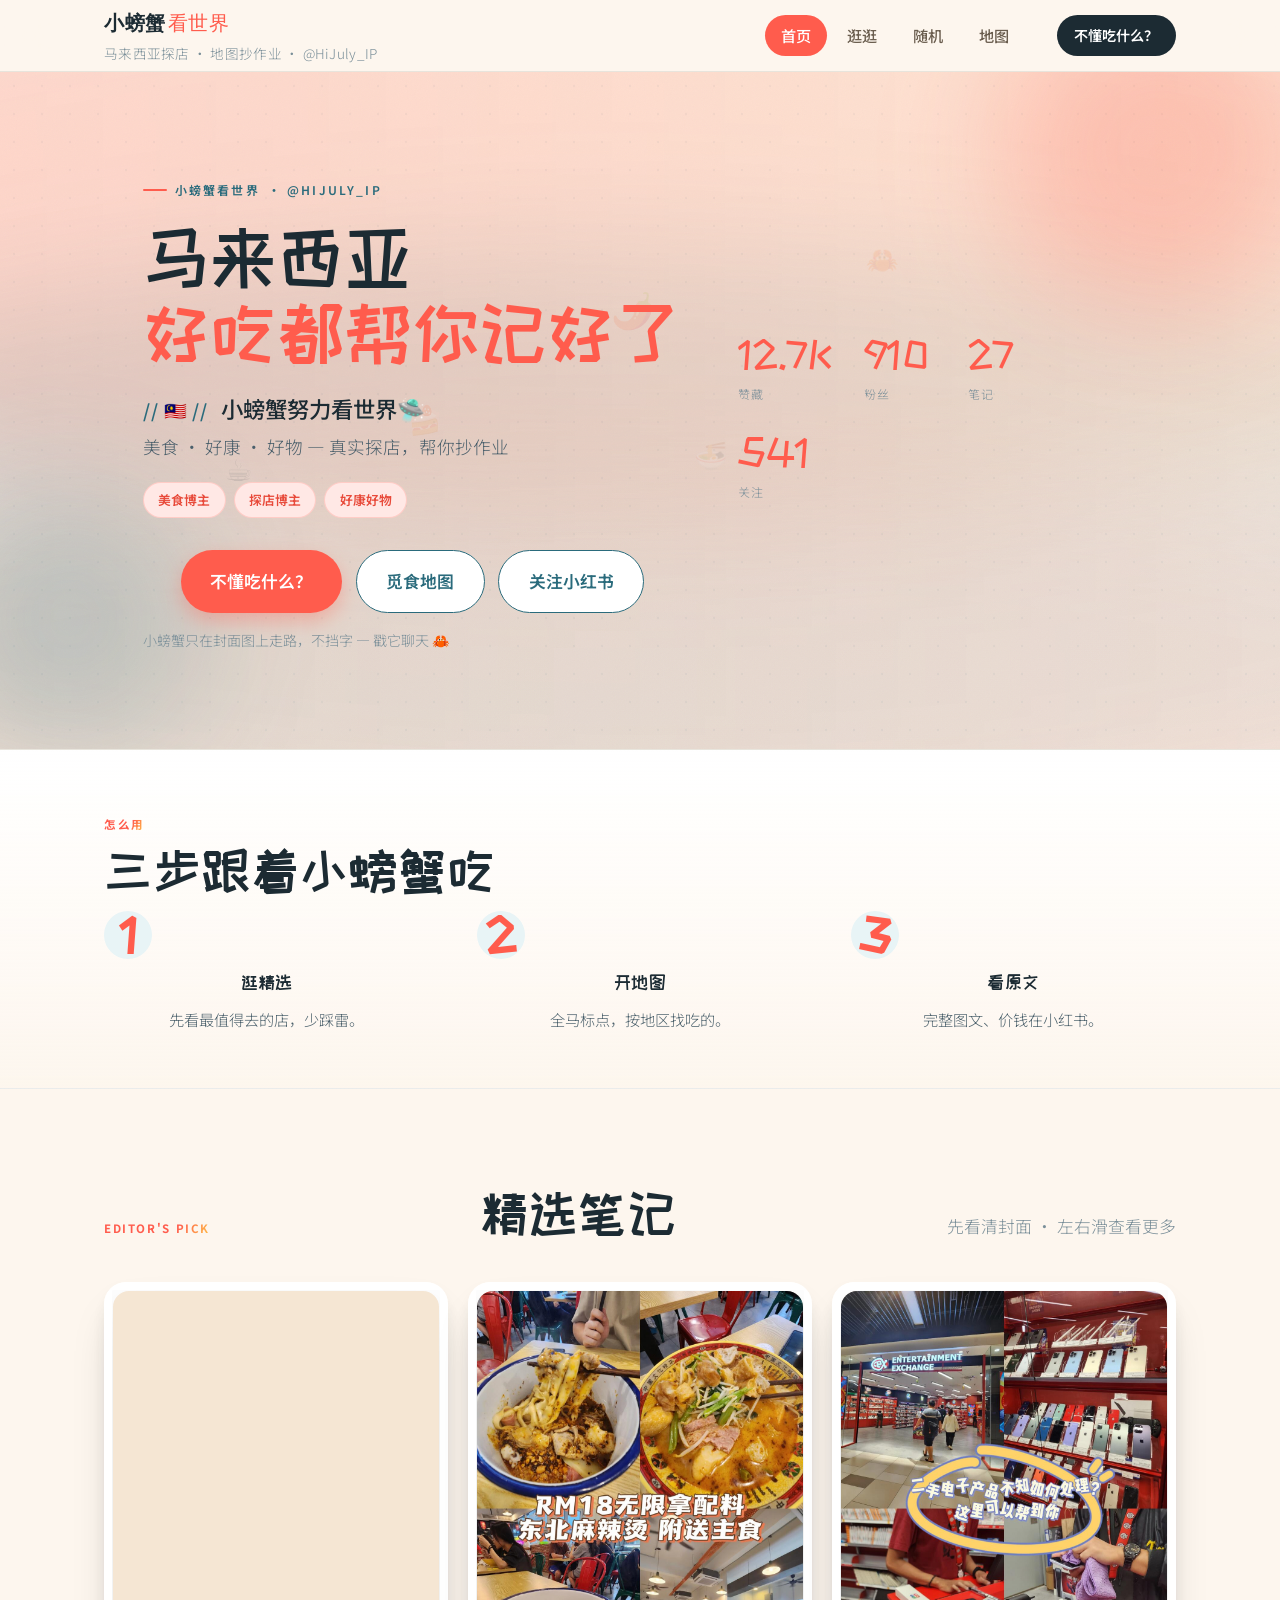
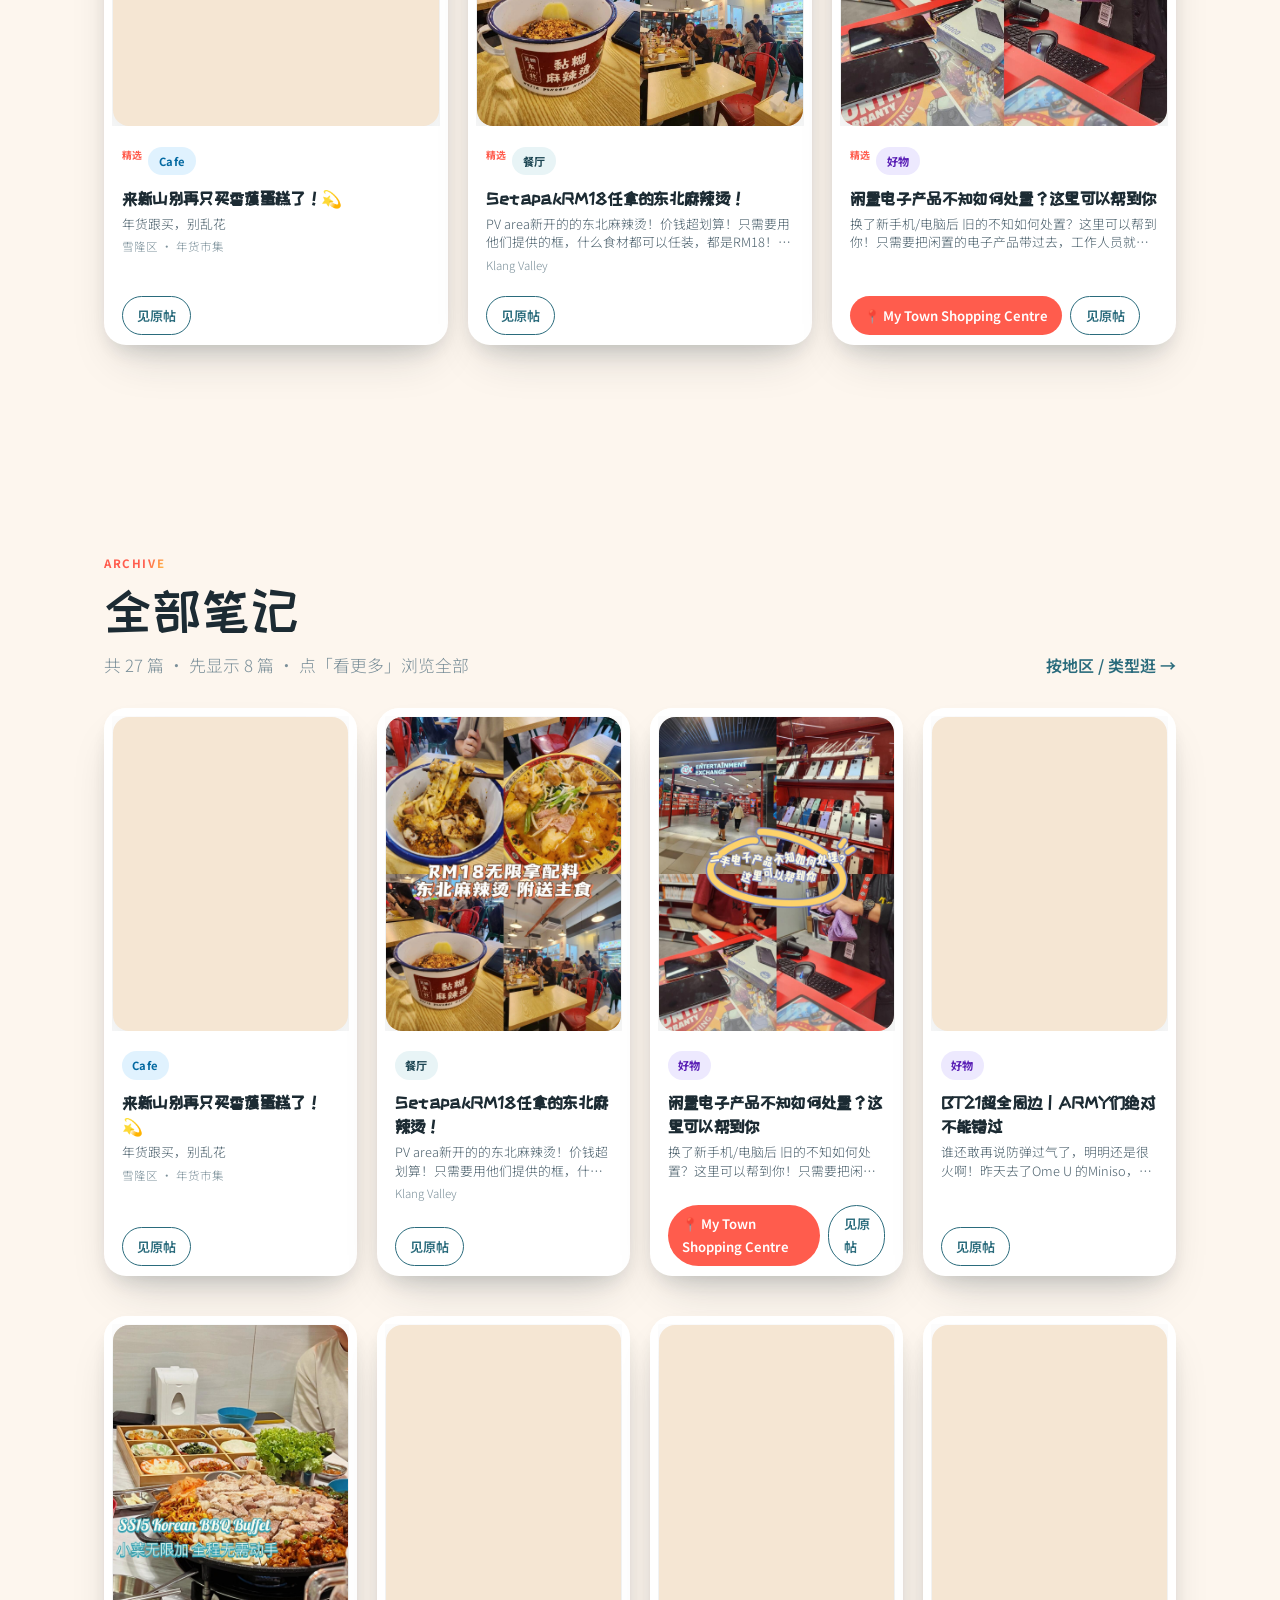
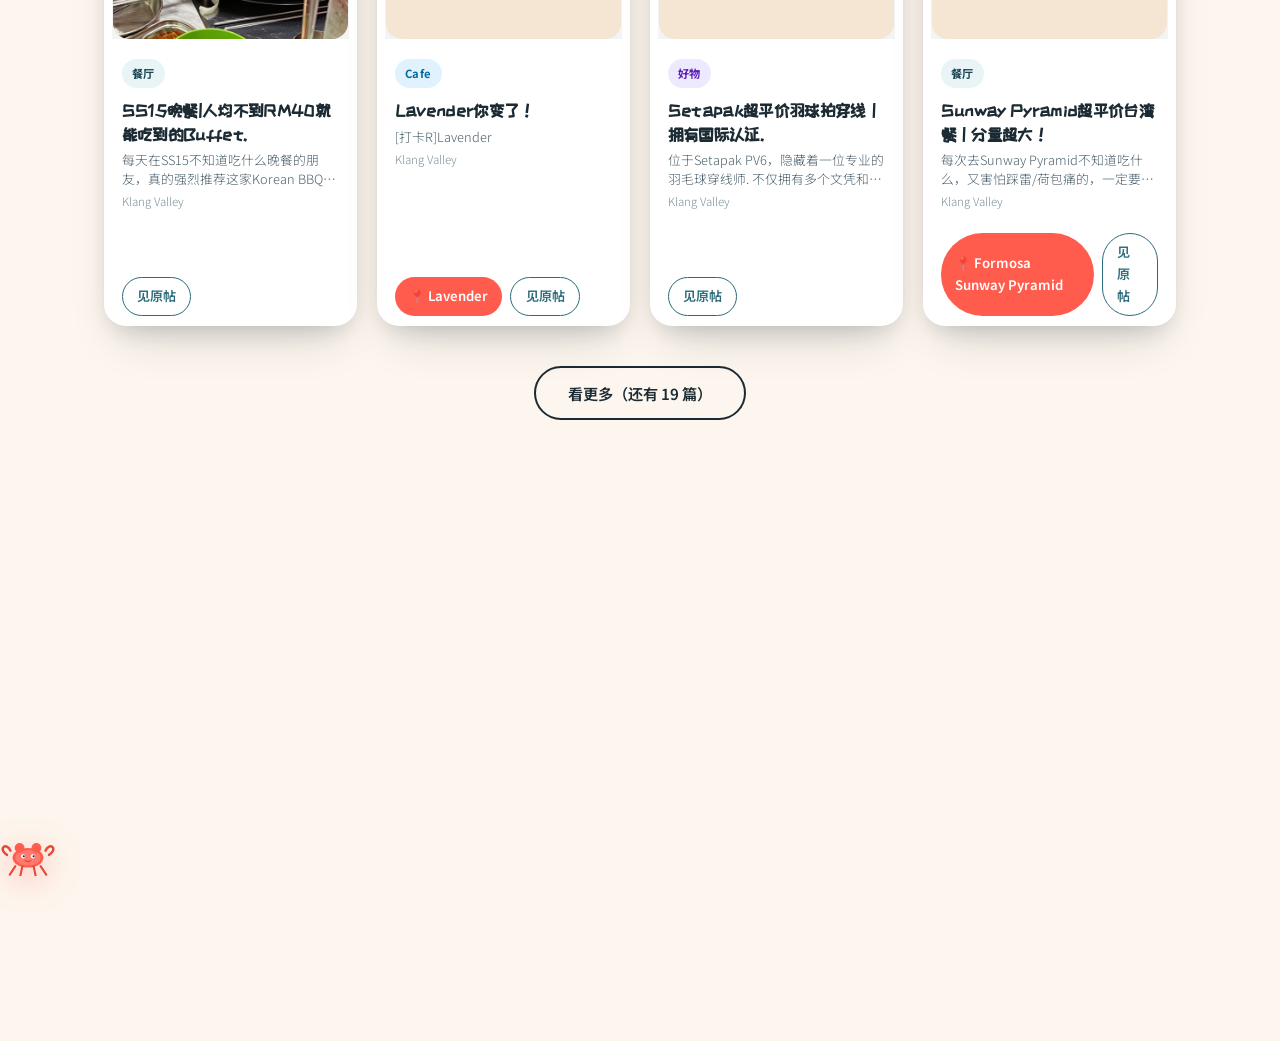
<file: index.html>
<!DOCTYPE html>
<html lang="zh-CN">
<head>
  <meta charset="UTF-8">
  <meta name="viewport" content="width=device-width, initial-scale=1.0">
  <title>小螃蟹看世界 · 空调17度</title>
  <meta name="description" content="小螃蟹看世界 — 马来西亚美食好康好物，地图抄作业 + 小红书原文。">
  <link rel="preconnect" href="https://fonts.googleapis.com">
  <link href="https://fonts.googleapis.com/css2?family=Noto+Sans+SC:wght@400;500;600;700&family=ZCOOL+KuaiLe&display=swap" rel="stylesheet">
  <link rel="stylesheet" href="css/main.css">
  <link rel="stylesheet" href="css/july.css">
  <link rel="stylesheet" href="css/july-v4.css">
  <link rel="stylesheet" href="css/july-bear.css">
  <link rel="stylesheet" href="css/july-layout.css">
  <link rel="stylesheet" href="css/july-mobile.css?v=4.8.1">
  <link rel="stylesheet" href="css/crab-transition.css">
  <link rel="stylesheet" href="css/xhs-modal.css">
  <link rel="stylesheet" href="css/post-preview.css?v=4.8.1">
  <link rel="stylesheet" href="css/july-archive-mobile.css?v=4.8.1">
  <link rel="stylesheet" href="css/effects.css?v=2.1">
  <script>
  (function(){if(sessionStorage.getItem('crabTransition')==='1'){document.documentElement.classList.add('crab-incoming');}})();
  </script>
</head>
<body class="page-home page-july page-v4 page-bear">

<div class="crab-transition" id="crab-transition" aria-hidden="true">
  <div class="crab-transition__bg"></div>
  <div class="crab-loader">
    <svg class="loader-globe" viewBox="-100 -100 200 200" aria-hidden="true">
      <circle r="80" class="globe-bg"/>
      <ellipse rx="80" ry="30" class="globe-grid"/>
      <ellipse rx="80" ry="55" class="globe-grid"/>
      <ellipse rx="55" ry="80" class="globe-grid"/>
      <ellipse rx="30" ry="80" class="globe-grid"/>
      <circle r="80" class="globe-ring"/>
    </svg>
    <div class="loader-orbit"><span class="loader-crab" aria-hidden="true">🦀</span></div>
    <p class="loader-text">小螃蟹绕地球找好吃…</p>
  </div>
</div>

<div class="scroll-progress" id="scroll-progress" aria-hidden="true"></div>

<header class="site-bar site-bar-july site-bar-rich" id="site-header">
  <div class="wrap nav-inner">
    <div class="nav-brand">
      <a href="index.html" class="site-logo site-logo-link" data-site-name>小螃蟹<span>看世界</span></a>
      <p class="nav-tagline nav-tagline--home">马来西亚探店 · 地图抄作业 · @HiJuly_IP</p>
    </div>
    <nav class="site-nav">
      <a href="index.html" class="active">首页</a>
      <a href="browse.html" class="nav-to-browse">逛逛</a>
      <a href="random.html" class="nav-to-random">随机</a>
      <a href="map.html" class="nav-to-map">地图</a>
    </nav>
    <a href="random.html" class="nav-cta nav-to-random">不懂吃什么？</a>
  </div>
</header>

<main class="home-main">
  <section class="hero-july">
    <div class="hero-blob hero-blob-a" data-parallax="0.1" aria-hidden="true"></div>
    <div class="hero-blob hero-blob-b" data-parallax="0.06" aria-hidden="true"></div>
    <div class="wrap">
      <div class="hero-grid reveal">
        <div class="hero-copy">
          <p class="hero-eyebrow"><span id="series-name">小螃蟹看世界</span> · @HiJuly_IP</p>
          <h1 class="display">
            <span class="display-line">马来西亚</span>
            <span class="display-line display-line--accent"><em>好吃都帮你记好了</em></span>
          </h1>
          <p class="hero-lead" id="profile-bio">
            <span class="hero-lead__tag">// 🇲🇾 //</span>
            <span class="hero-lead__text">小螃蟹努力看世界🛸</span>
          </p>
          <p class="hero-sub" id="profile-bio-sub">美食 · 好康 · 好物 — 真实探店，帮你抄作业</p>
          <div class="identity-pills" id="identity-pills"></div>
          <div class="hero-actions">
            <a class="btn btn-primary nav-to-random" href="random.html">不懂吃什么？</a>
            <a class="btn btn-ghost nav-to-map" href="map.html">觅食地图</a>
            <a class="btn btn-ghost" id="home-xhs-btn" href="#" target="_blank" rel="noopener">关注小红书</a>
          </div>
          <p class="hero-hint">小螃蟹只在封面图上走路，不挡字 — 戳它聊天 🦀</p>
        </div>
        <div class="hero-stats">
          <div class="stat-card spotlight-card">
            <span class="stat-val" id="stat-likes">12.7K</span>
            <span class="stat-lbl">赞藏</span>
          </div>
          <div class="stat-card spotlight-card">
            <span class="stat-val" id="stat-followers">910</span>
            <span class="stat-lbl">粉丝</span>
          </div>
          <div class="stat-card spotlight-card">
            <span class="stat-val" id="stat-posts">10</span>
            <span class="stat-lbl">笔记</span>
          </div>
          <div class="stat-card spotlight-card spotlight-card--ocean">
            <span class="stat-val" id="stat-following">541</span>
            <span class="stat-lbl">关注</span>
          </div>
        </div>
      </div>
    </div>
  </section>

  <section class="section-steps reveal">
    <div class="wrap">
      <p class="section-label">怎么用</p>
      <h2 class="section-title">三步跟着小螃蟹吃</h2>
      <div class="steps-grid">
        <article class="step-card spotlight-card">
          <span class="step-num">1</span>
          <h3>逛精选</h3>
          <p>先看最值得去的店，少踩雷。</p>
        </article>
        <article class="step-card spotlight-card">
          <span class="step-num">2</span>
          <h3>开地图</h3>
          <p>全马标点，按地区找吃的。</p>
        </article>
        <article class="step-card spotlight-card spotlight-card--ocean">
          <span class="step-num">3</span>
          <h3>看原文</h3>
          <p>完整图文、价钱在小红书。</p>
        </article>
      </div>
    </div>
  </section>

  <section class="section-picks reveal">
    <div class="wrap">
      <div class="section-head">
        <p class="section-label">Editor's pick</p>
        <h2 class="section-title">精选笔记</h2>
        <p class="section-desc">先看清封面 · 左右滑查看更多</p>
      </div>
      <div id="featured-posts" class="picks-grid posts-grid"></div>
    </div>
  </section>

  <section class="section-archive section-july reveal">
    <div class="wrap">
      <div class="section-head row">
        <div>
          <p class="section-label">Archive</p>
          <h2 class="section-title">全部笔记</h2>
          <p class="section-desc" id="archive-desc">加载中…</p>
        </div>
        <a href="browse.html" class="link-arrow nav-to-browse">按地区 / 类型逛 →</a>
      </div>
      <div id="recent-posts" class="notes-grid posts-grid"></div>
      <div id="archive-more-wrap" class="archive-more-wrap" hidden>
        <button type="button" class="btn-show-more" id="btn-show-more">看更多</button>
      </div>
    </div>
  </section>

  <section class="cta-band reveal">
    <div class="wrap cta-inner spotlight-card spotlight-card--light">
      <h2>把她的足迹收进地图</h2>
      <p>标点看贴士 · 见原帖 · Google 地图导航</p>
      <a class="btn btn-primary nav-to-map btn-magnetic" href="map.html">现在打开地图</a>
    </div>
  </section>
</main>

<button type="button" class="crab-pet" id="crab-pet" aria-label="小螃蟹，点击对话">
  <img src="assets/brand/crab.svg" width="52" height="42" alt="">
  <span class="crab-bubble" id="crab-bubble" role="status" hidden></span>
</button>

<footer class="site-footer site-footer-july reveal">
  <p><a href="index.html" class="footer-home" data-site-name>小螃蟹看世界</a> · 空调17度</p>
  <p class="footer-sub">档案站 · <a id="footer-xhs" href="#" target="_blank" rel="noopener noreferrer">@空调17度 小红书</a></p>
</footer>

<script src="js/site-config.js"></script>
<script src="js/post-labels.js"></script>
<script src="js/post-utils.js?v=4.8.1"></script>
<script src="js/post-preview.js?v=4.8.1"></script>
<script src="js/page-transition.js?v=4.8.1"></script>
<script src="js/home.js?v=4.8.2"></script>
<script src="js/nav.js"></script>
<script src="js/crab-pet.js"></script>
<script src="js/scroll-reveal.js"></script>
<script src="js/effects.js?v=2.1"></script>
</body>
</html>
</file>
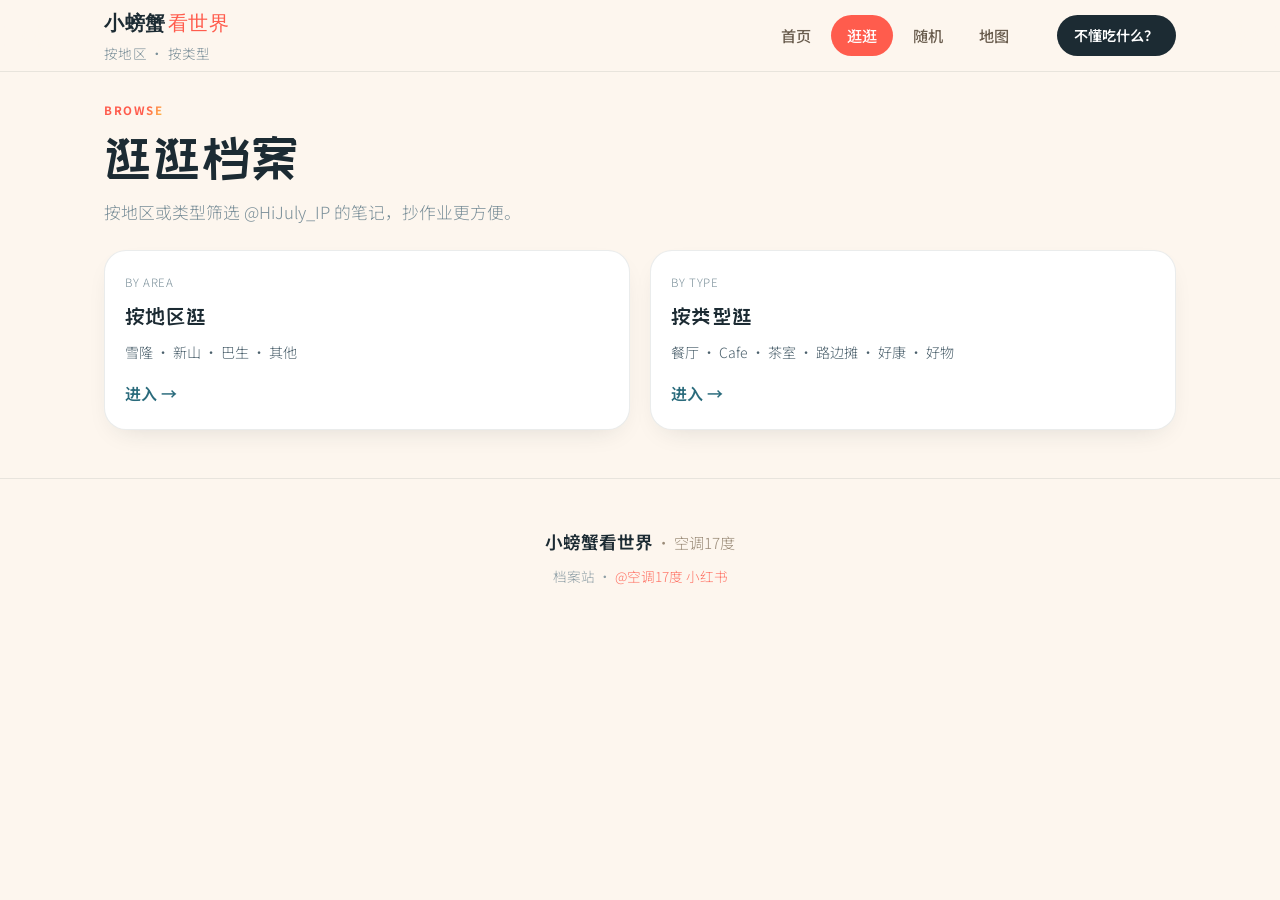
<file: browse.html>
<!DOCTYPE html>
<html lang="zh-CN">
<head>
  <meta charset="UTF-8">
  <meta name="viewport" content="width=device-width, initial-scale=1.0">
  <title>逛逛 · 小螃蟹看世界</title>
  <link rel="preconnect" href="https://fonts.googleapis.com">
  <link href="https://fonts.googleapis.com/css2?family=Noto+Sans+SC:wght@400;500;600;700&family=ZCOOL+KuaiLe&display=swap" rel="stylesheet">
  <link rel="stylesheet" href="css/main.css">
  <link rel="stylesheet" href="css/july.css">
  <link rel="stylesheet" href="css/july-v4.css">
  <link rel="stylesheet" href="css/july-bear.css">
  <link rel="stylesheet" href="css/july-layout.css">
  <link rel="stylesheet" href="css/july-mobile.css?v=4.7.2">
  <link rel="stylesheet" href="css/july-archive-mobile.css?v=4.7.2">
  <link rel="stylesheet" href="css/crab-transition.css">
  <link rel="stylesheet" href="css/effects.css?v=1.0">
  <script>
  (function(){if(sessionStorage.getItem('crabTransition')==='1'){document.documentElement.classList.add('crab-incoming');}})();
  </script>
</head>
<body class="page-browse page-july page-v4 page-bear">

<div class="crab-transition" id="crab-transition" aria-hidden="true">
  <div class="crab-transition__bg"></div>
  <div class="crab-loader">
    <svg class="loader-globe" viewBox="-100 -100 200 200" aria-hidden="true">
      <circle r="80" class="globe-bg"/>
      <ellipse rx="80" ry="30" class="globe-grid"/>
      <ellipse rx="80" ry="55" class="globe-grid"/>
      <ellipse rx="55" ry="80" class="globe-grid"/>
      <ellipse rx="30" ry="80" class="globe-grid"/>
      <circle r="80" class="globe-ring"/>
    </svg>
    <div class="loader-orbit"><span class="loader-crab" aria-hidden="true">🦀</span></div>
    <p class="loader-text">小螃蟹绕地球找好吃…</p>
  </div>
</div>

<div class="scroll-progress" id="scroll-progress" aria-hidden="true"></div>

<header class="site-bar site-bar-july site-bar-rich" id="site-header">
  <div class="wrap nav-inner">
    <div class="nav-brand">
      <a href="index.html" class="site-logo site-logo-link nav-to-home" data-site-name>小螃蟹<span>看世界</span></a>
      <p class="nav-tagline">按地区 · 按类型</p>
    </div>
    <nav class="site-nav">
      <a href="index.html" class="nav-to-home">首页</a>
      <a href="browse.html" class="active nav-to-browse">逛逛</a>
      <a href="random.html" class="nav-to-random">随机</a>
      <a href="map.html" class="nav-to-map">地图</a>
    </nav>
    <a href="random.html" class="nav-cta nav-to-random">不懂吃什么？</a>
  </div>
</header>

<main class="browse-main">
  <div class="wrap">
    <section class="browse-hero reveal">
      <p class="section-label">Browse</p>
      <h1 class="section-title">逛逛档案</h1>
      <p class="section-desc">按地区或类型筛选 @HiJuly_IP 的笔记，抄作业更方便。</p>
    </section>
    <div class="browse-grid reveal">
      <a href="region.html?r=kv" class="browse-card nav-to-region">
        <span class="browse-card__eyebrow">By area</span>
        <h2>按地区逛</h2>
        <p>雪隆 · 新山 · 巴生 · 其他</p>
        <span class="link-arrow">进入 →</span>
      </a>
      <a href="category.html" class="browse-card nav-to-category">
        <span class="browse-card__eyebrow">By type</span>
        <h2>按类型逛</h2>
        <p>餐厅 · Cafe · 茶室 · 路边摊 · 好康 · 好物</p>
        <span class="link-arrow">进入 →</span>
      </a>
    </div>
  </div>
</main>

<footer class="site-footer site-footer-july reveal">
  <p><a href="index.html" class="footer-home" data-site-name>小螃蟹看世界</a> · 空调17度</p>
  <p class="footer-sub">档案站 · <a id="footer-xhs" href="#" target="_blank" rel="noopener noreferrer">@空调17度 小红书</a></p>
</footer>

<script src="js/site-config.js"></script>
<script src="js/page-transition.js?v=4.7.6"></script>
<script src="js/browse.js"></script>
<script src="js/nav.js"></script>
<script src="js/scroll-reveal.js"></script>
<script src="js/effects.js?v=1.0"></script>
</body>
</html>
</file>
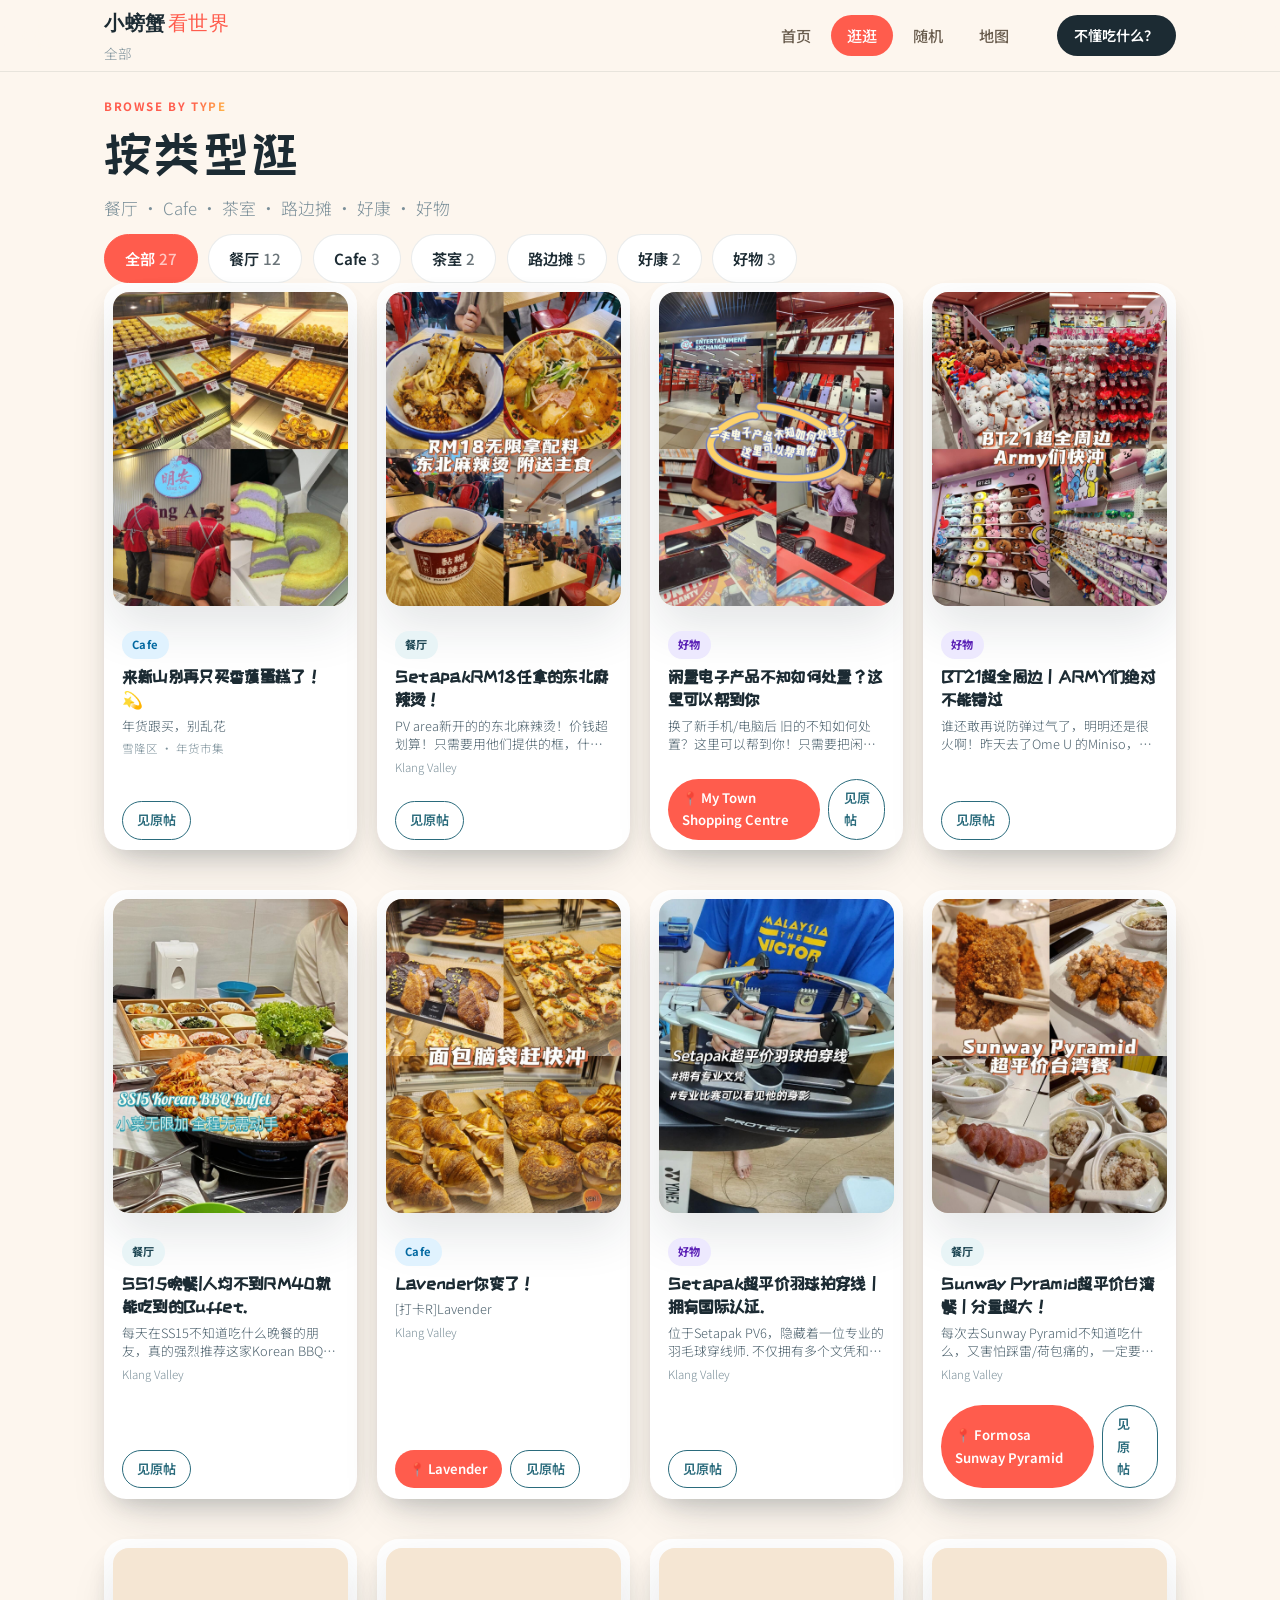
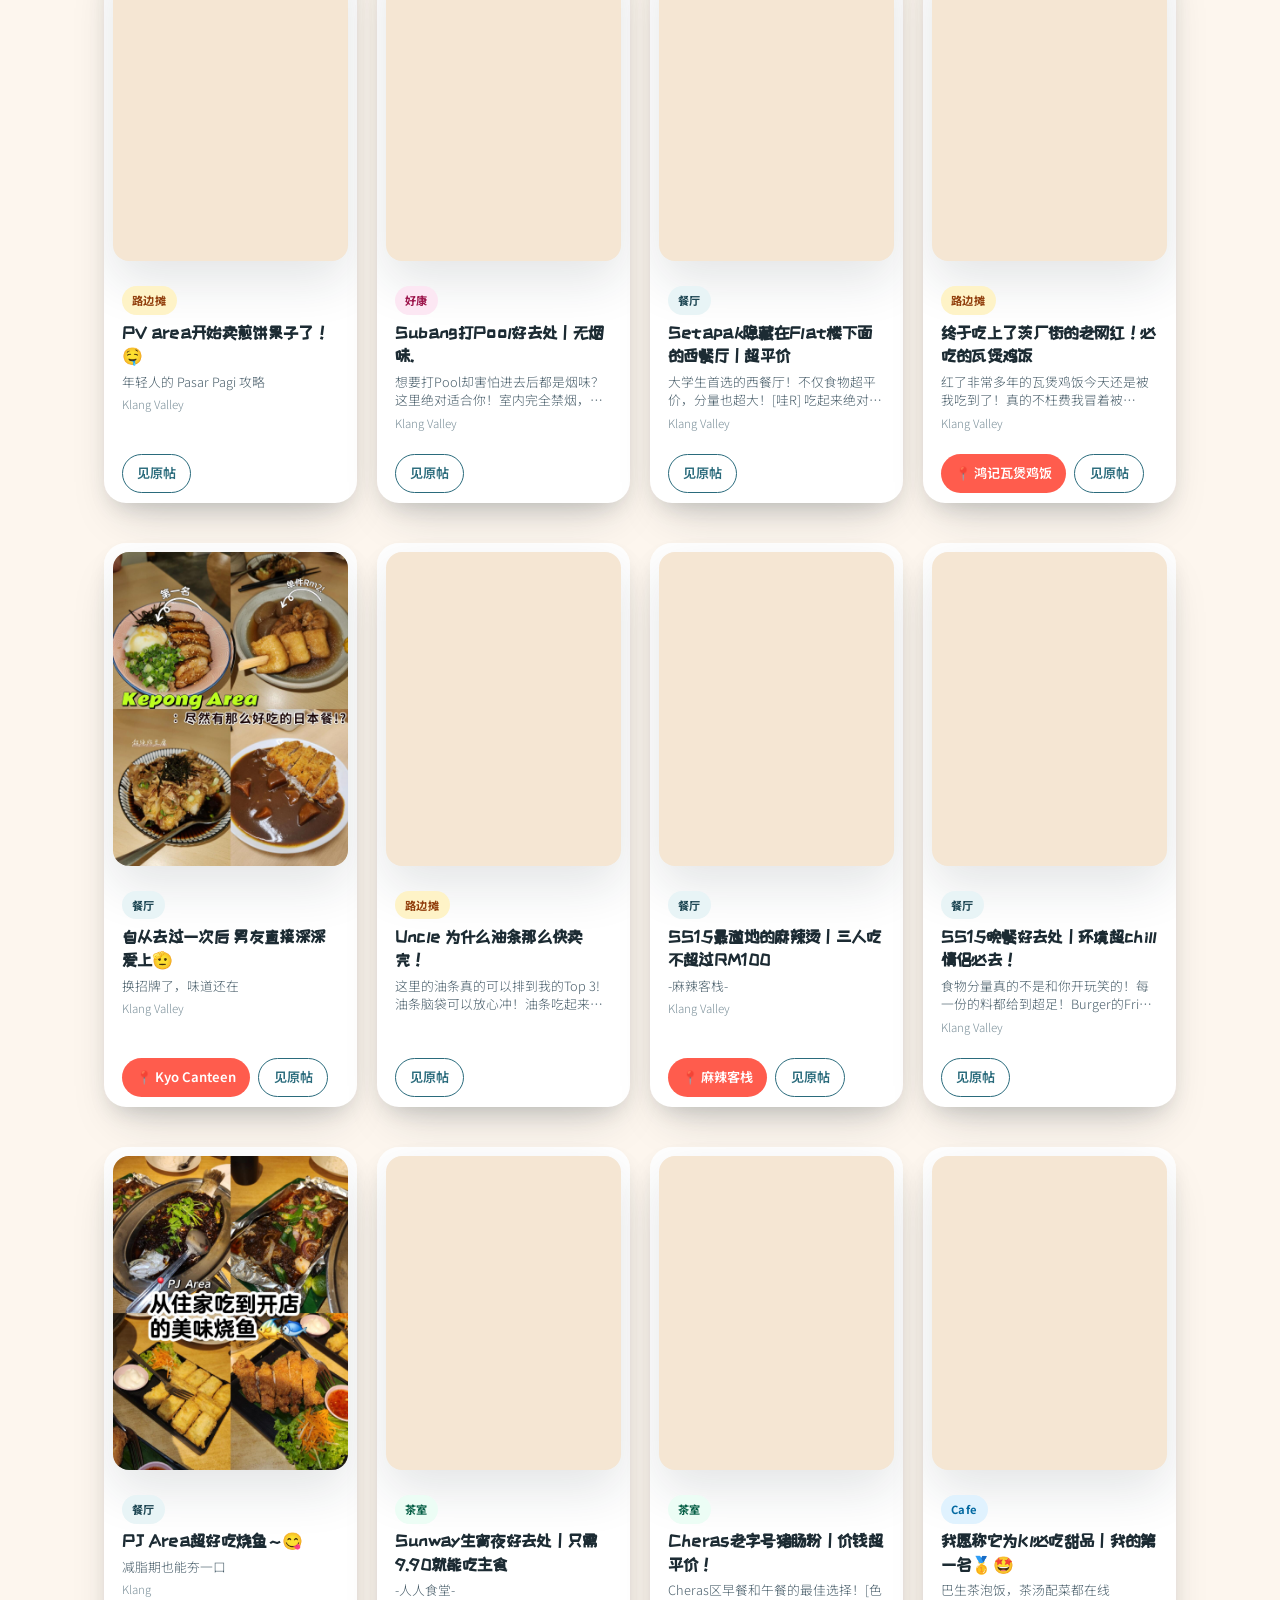
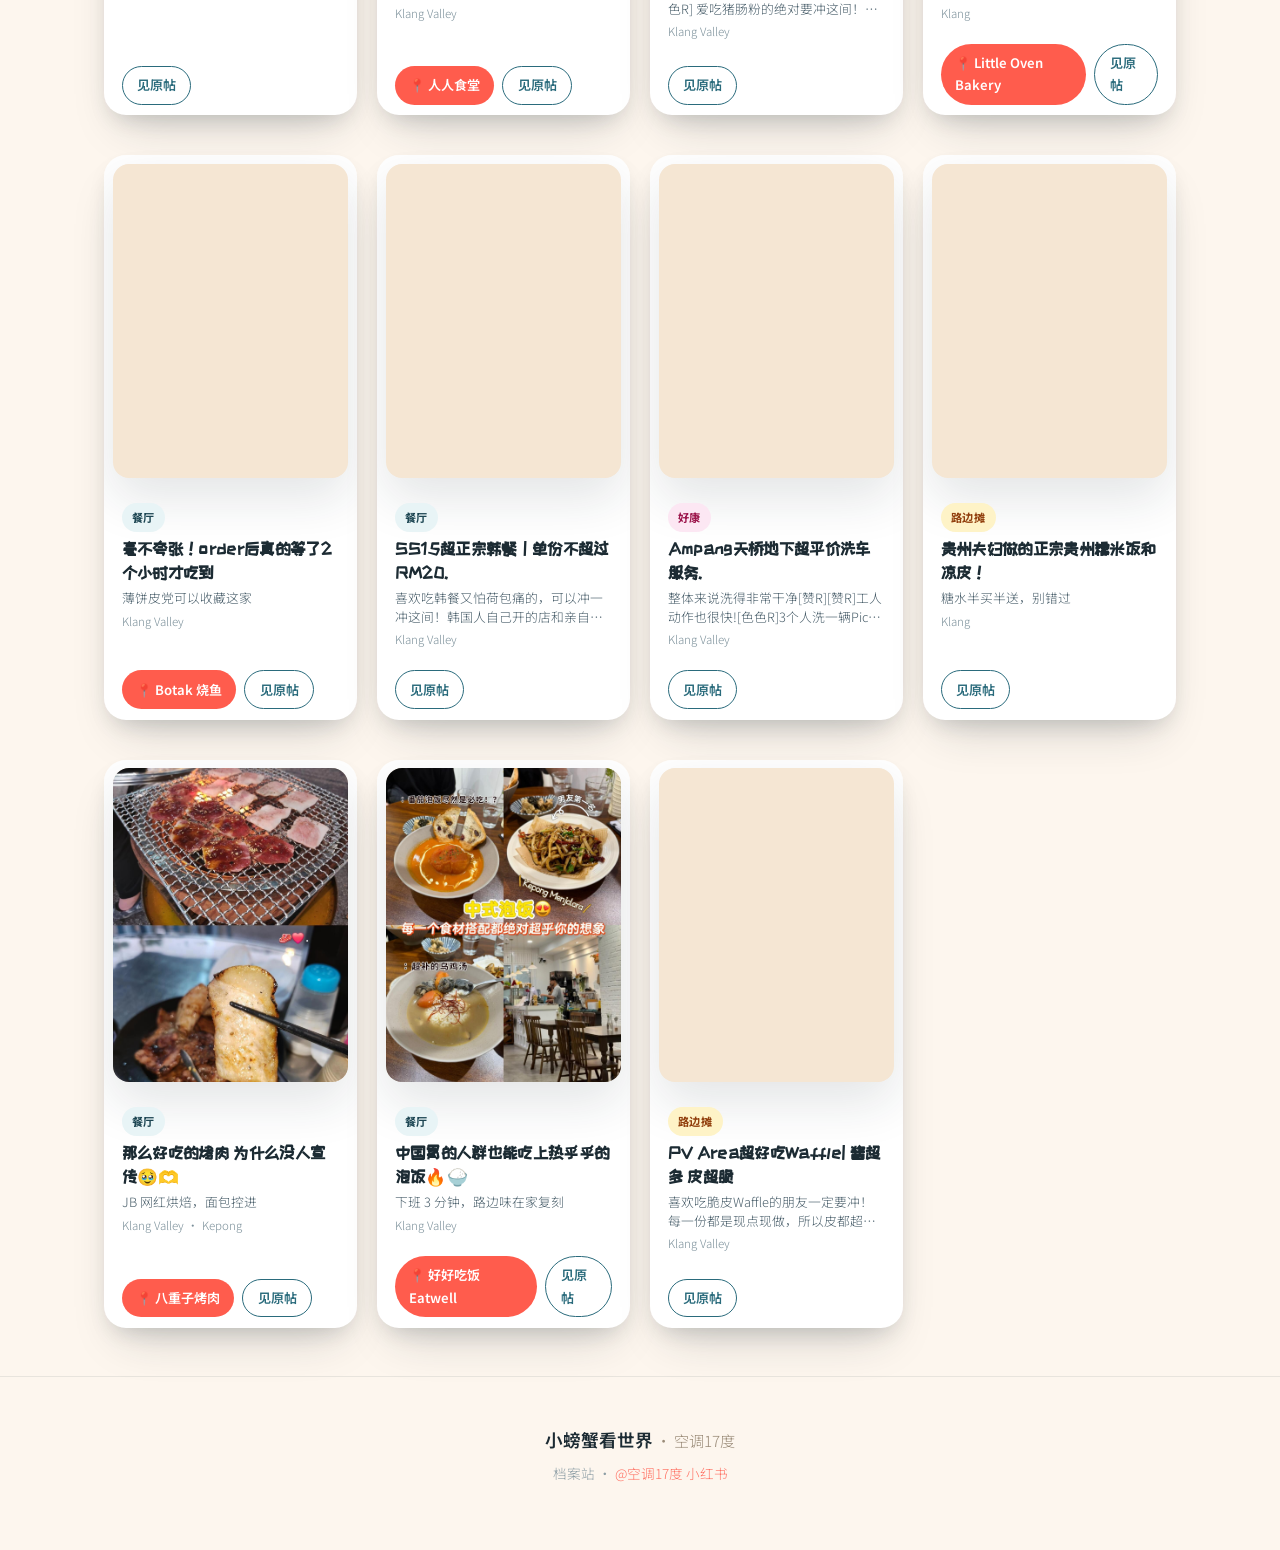
<file: category.html>
<!DOCTYPE html>
<html lang="zh-CN">
<head>
  <meta charset="UTF-8">
  <meta name="viewport" content="width=device-width, initial-scale=1.0">
  <title>按类型逛 · 小螃蟹看世界</title>
  <link rel="preconnect" href="https://fonts.googleapis.com">
  <link href="https://fonts.googleapis.com/css2?family=Noto+Sans+SC:wght@400;500;600;700&family=ZCOOL+KuaiLe&display=swap" rel="stylesheet">
  <link rel="stylesheet" href="css/main.css">
  <link rel="stylesheet" href="css/july.css">
  <link rel="stylesheet" href="css/july-v4.css">
  <link rel="stylesheet" href="css/july-bear.css">
  <link rel="stylesheet" href="css/july-layout.css">
  <link rel="stylesheet" href="css/july-mobile.css?v=4.8.0">
  <link rel="stylesheet" href="css/crab-transition.css">
  <link rel="stylesheet" href="css/july-archive-mobile.css?v=4.8.0">
  <link rel="stylesheet" href="css/post-preview.css?v=4.8.0">
  <link rel="stylesheet" href="css/effects.css?v=1.0">
  <script>
  (function(){if(sessionStorage.getItem('crabTransition')==='1'){document.documentElement.classList.add('crab-incoming');}})();
  </script>
</head>
<body class="page-category page-july page-v4 page-bear">

<div class="crab-transition" id="crab-transition" aria-hidden="true">
  <div class="crab-transition__bg"></div>
  <div class="crab-loader">
    <svg class="loader-globe" viewBox="-100 -100 200 200" aria-hidden="true">
      <circle r="80" class="globe-bg"/>
      <ellipse rx="80" ry="30" class="globe-grid"/>
      <ellipse rx="80" ry="55" class="globe-grid"/>
      <ellipse rx="55" ry="80" class="globe-grid"/>
      <ellipse rx="30" ry="80" class="globe-grid"/>
      <circle r="80" class="globe-ring"/>
    </svg>
    <div class="loader-orbit"><span class="loader-crab" aria-hidden="true">🦀</span></div>
    <p class="loader-text">小螃蟹绕地球找好吃…</p>
  </div>
</div>

<div class="scroll-progress" id="scroll-progress" aria-hidden="true"></div>

<header class="site-bar site-bar-july site-bar-rich" id="site-header">
  <div class="wrap nav-inner">
    <div class="nav-brand">
      <a href="index.html" class="site-logo site-logo-link nav-to-home" data-site-name>小螃蟹<span>看世界</span></a>
      <p class="nav-tagline" id="category-tagline">按类型逛</p>
    </div>
    <nav class="site-nav">
      <a href="index.html" class="nav-to-home">首页</a>
      <a href="browse.html" class="nav-to-browse active">逛逛</a>
      <a href="random.html" class="nav-to-random">随机</a>
      <a href="map.html" class="nav-to-map">地图</a>
    </nav>
    <a href="random.html" class="nav-cta nav-to-random">不懂吃什么？</a>
  </div>
</header>

<main class="region-main">
  <div class="wrap">
    <section class="region-hero reveal">
      <p class="section-label">Browse by type</p>
      <h1 class="section-title" id="category-title">按类型逛</h1>
      <p class="section-desc" id="category-desc">加载中…</p>
      <div class="region-tabs" id="category-tabs"></div>
    </section>
    <div id="category-posts" class="notes-grid posts-grid"></div>
  </div>
</main>

<footer class="site-footer site-footer-july reveal">
  <p><a href="index.html" class="footer-home" data-site-name>小螃蟹看世界</a> · 空调17度</p>
  <p class="footer-sub">档案站 · <a id="footer-xhs" href="#" target="_blank" rel="noopener noreferrer">@空调17度 小红书</a></p>
</footer>

<script src="js/site-config.js"></script>
<script src="js/post-labels.js"></script>
<script src="js/post-utils.js?v=4.8.0"></script>
<script src="js/post-preview.js?v=4.8.0"></script>
<script src="js/page-transition.js?v=4.8.0"></script>
<script src="js/category.js?v=4.8.0"></script>
<script src="js/nav.js"></script>
<script src="js/scroll-reveal.js"></script>
<script src="js/effects.js?v=1.0"></script>
</body>
</html>
</file>
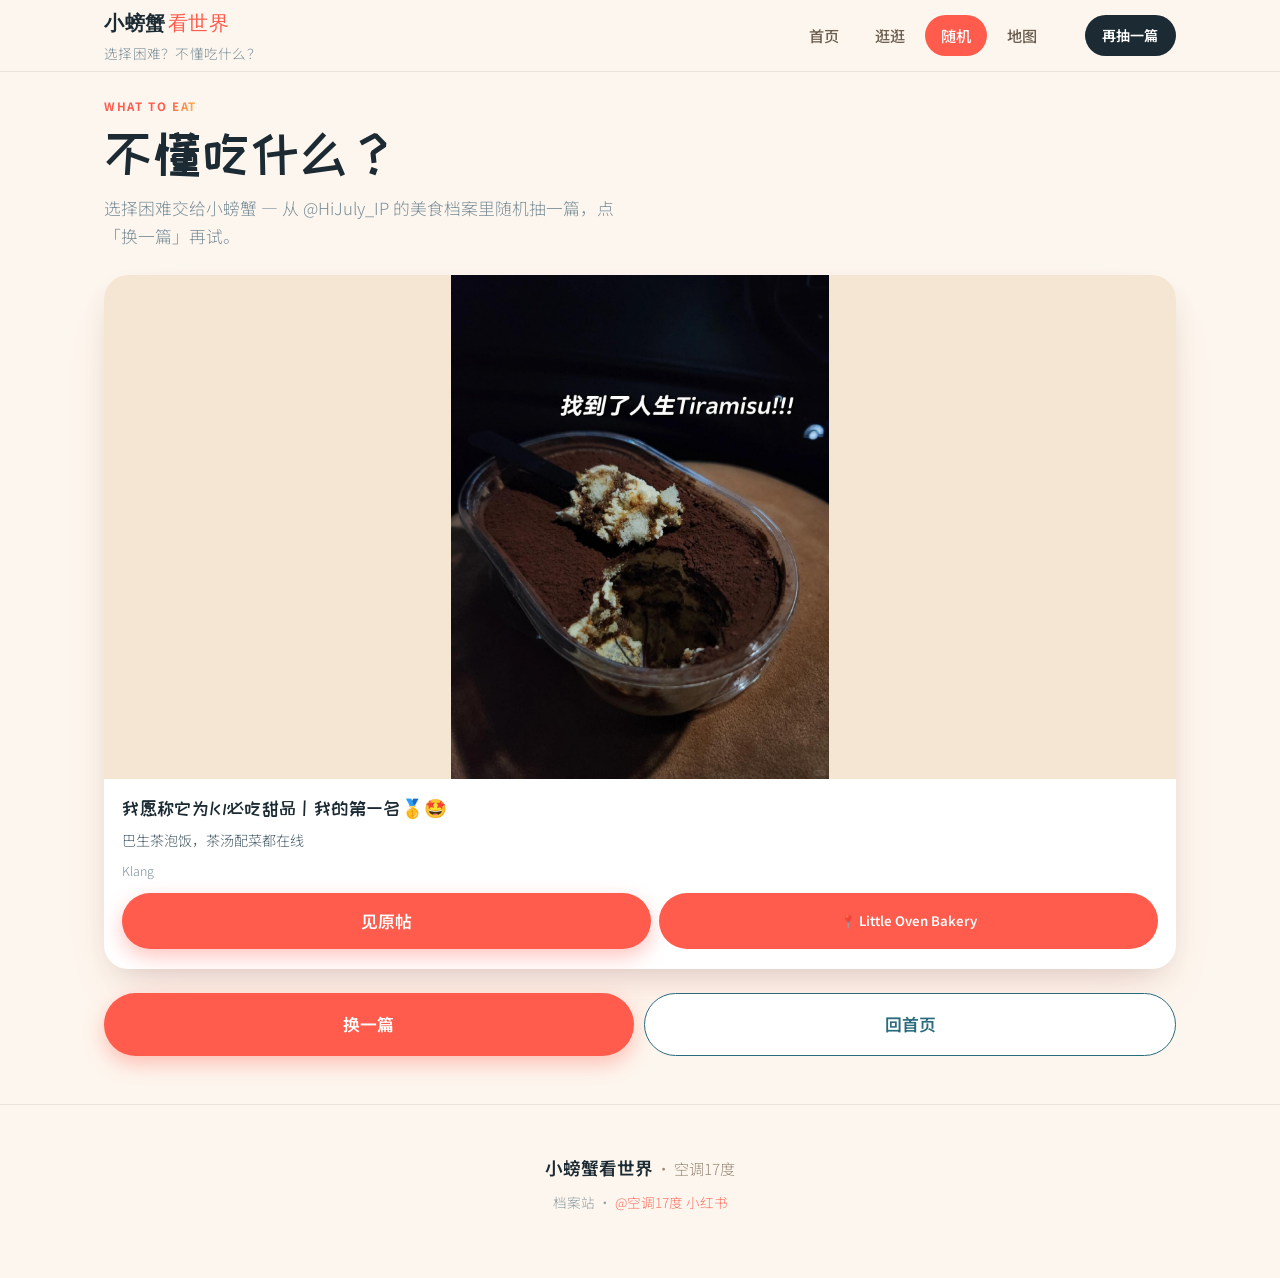
<file: random.html>
<!DOCTYPE html>
<html lang="zh-CN">
<head>
  <meta charset="UTF-8">
  <meta name="viewport" content="width=device-width, initial-scale=1.0">
  <title>随机一帖 · 小螃蟹看世界</title>
  <meta name="description" content="小螃蟹帮你随机抽一篇 @空调17度 的小红书笔记。">
  <link rel="preconnect" href="https://fonts.googleapis.com">
  <link href="https://fonts.googleapis.com/css2?family=Noto+Sans+SC:wght@400;500;600;700&family=ZCOOL+KuaiLe&display=swap" rel="stylesheet">
  <link rel="stylesheet" href="css/main.css">
  <link rel="stylesheet" href="css/july.css">
  <link rel="stylesheet" href="css/july-v4.css">
  <link rel="stylesheet" href="css/july-bear.css">
  <link rel="stylesheet" href="css/july-layout.css">
  <link rel="stylesheet" href="css/july-mobile.css?v=4.8.0">
  <link rel="stylesheet" href="css/july-archive-mobile.css?v=4.7.2">
  <link rel="stylesheet" href="css/crab-transition.css">
  <link rel="stylesheet" href="css/xhs-modal.css">
  <link rel="stylesheet" href="css/effects.css?v=1.0">
  <script>
  (function(){if(sessionStorage.getItem('crabTransition')==='1'){document.documentElement.classList.add('crab-incoming');}})();
  </script>
</head>
<body class="page-random page-july page-v4 page-bear">

<div class="crab-transition" id="crab-transition" aria-hidden="true">
  <div class="crab-transition__bg"></div>
  <div class="crab-loader">
    <svg class="loader-globe" viewBox="-100 -100 200 200" aria-hidden="true">
      <circle r="80" class="globe-bg"/>
      <ellipse rx="80" ry="30" class="globe-grid"/>
      <ellipse rx="80" ry="55" class="globe-grid"/>
      <ellipse rx="55" ry="80" class="globe-grid"/>
      <ellipse rx="30" ry="80" class="globe-grid"/>
      <circle r="80" class="globe-ring"/>
    </svg>
    <div class="loader-orbit"><span class="loader-crab" aria-hidden="true">🦀</span></div>
    <p class="loader-text">小螃蟹绕地球找好吃…</p>
  </div>
</div>

<div class="scroll-progress" id="scroll-progress" aria-hidden="true"></div>

<header class="site-bar site-bar-july site-bar-rich" id="site-header">
  <div class="wrap nav-inner">
    <div class="nav-brand">
      <a href="index.html" class="site-logo site-logo-link nav-to-home" data-site-name>小螃蟹<span>看世界</span></a>
      <p class="nav-tagline">选择困难？不懂吃什么？</p>
    </div>
    <nav class="site-nav">
      <a href="index.html" class="nav-to-home">首页</a>
      <a href="browse.html" class="nav-to-browse">逛逛</a>
      <a href="random.html" class="active nav-to-random">随机</a>
      <a href="map.html" class="nav-to-map">地图</a>
    </nav>
    <a href="random.html" class="nav-cta nav-to-random" data-transition-label="再抽一篇…">再抽一篇</a>
  </div>
</header>

<main class="random-main">
  <div class="wrap">
    <section class="random-hero reveal">
      <p class="section-label">What to eat</p>
      <h1 class="section-title">不懂吃什么？</h1>
      <p class="section-desc">选择困难交给小螃蟹 — 从 @HiJuly_IP 的美食档案里随机抽一篇，点「换一篇」再试。</p>
    </section>

    <article id="random-card" class="random-card reveal" aria-live="polite">
      <p class="random-loading">小螃蟹在帮你挑吃的…</p>
    </article>

    <div class="random-actions reveal">
      <a href="random.html" class="btn btn-primary nav-to-random" data-transition-label="再挑一篇…">换一篇</a>
      <a href="index.html" class="btn btn-ghost nav-to-home">回首页</a>
    </div>
  </div>
</main>

<footer class="site-footer site-footer-july reveal">
  <p><a href="index.html" class="footer-home" data-site-name>小螃蟹看世界</a> · 空调17度</p>
  <p class="footer-sub">档案站 · <a id="footer-xhs" href="#" target="_blank" rel="noopener noreferrer">@空调17度 小红书</a></p>
</footer>

<script src="js/site-config.js"></script>
<script src="js/post-labels.js"></script>
<script src="js/post-utils.js?v=4.8.0"></script>
<script src="js/page-transition.js?v=4.8.0"></script>
<script src="js/random.js?v=4.8.0"></script>
<script src="js/nav.js"></script>
<script src="js/scroll-reveal.js"></script>
<script src="js/effects.js?v=1.0"></script>
</body>
</html>
</file>
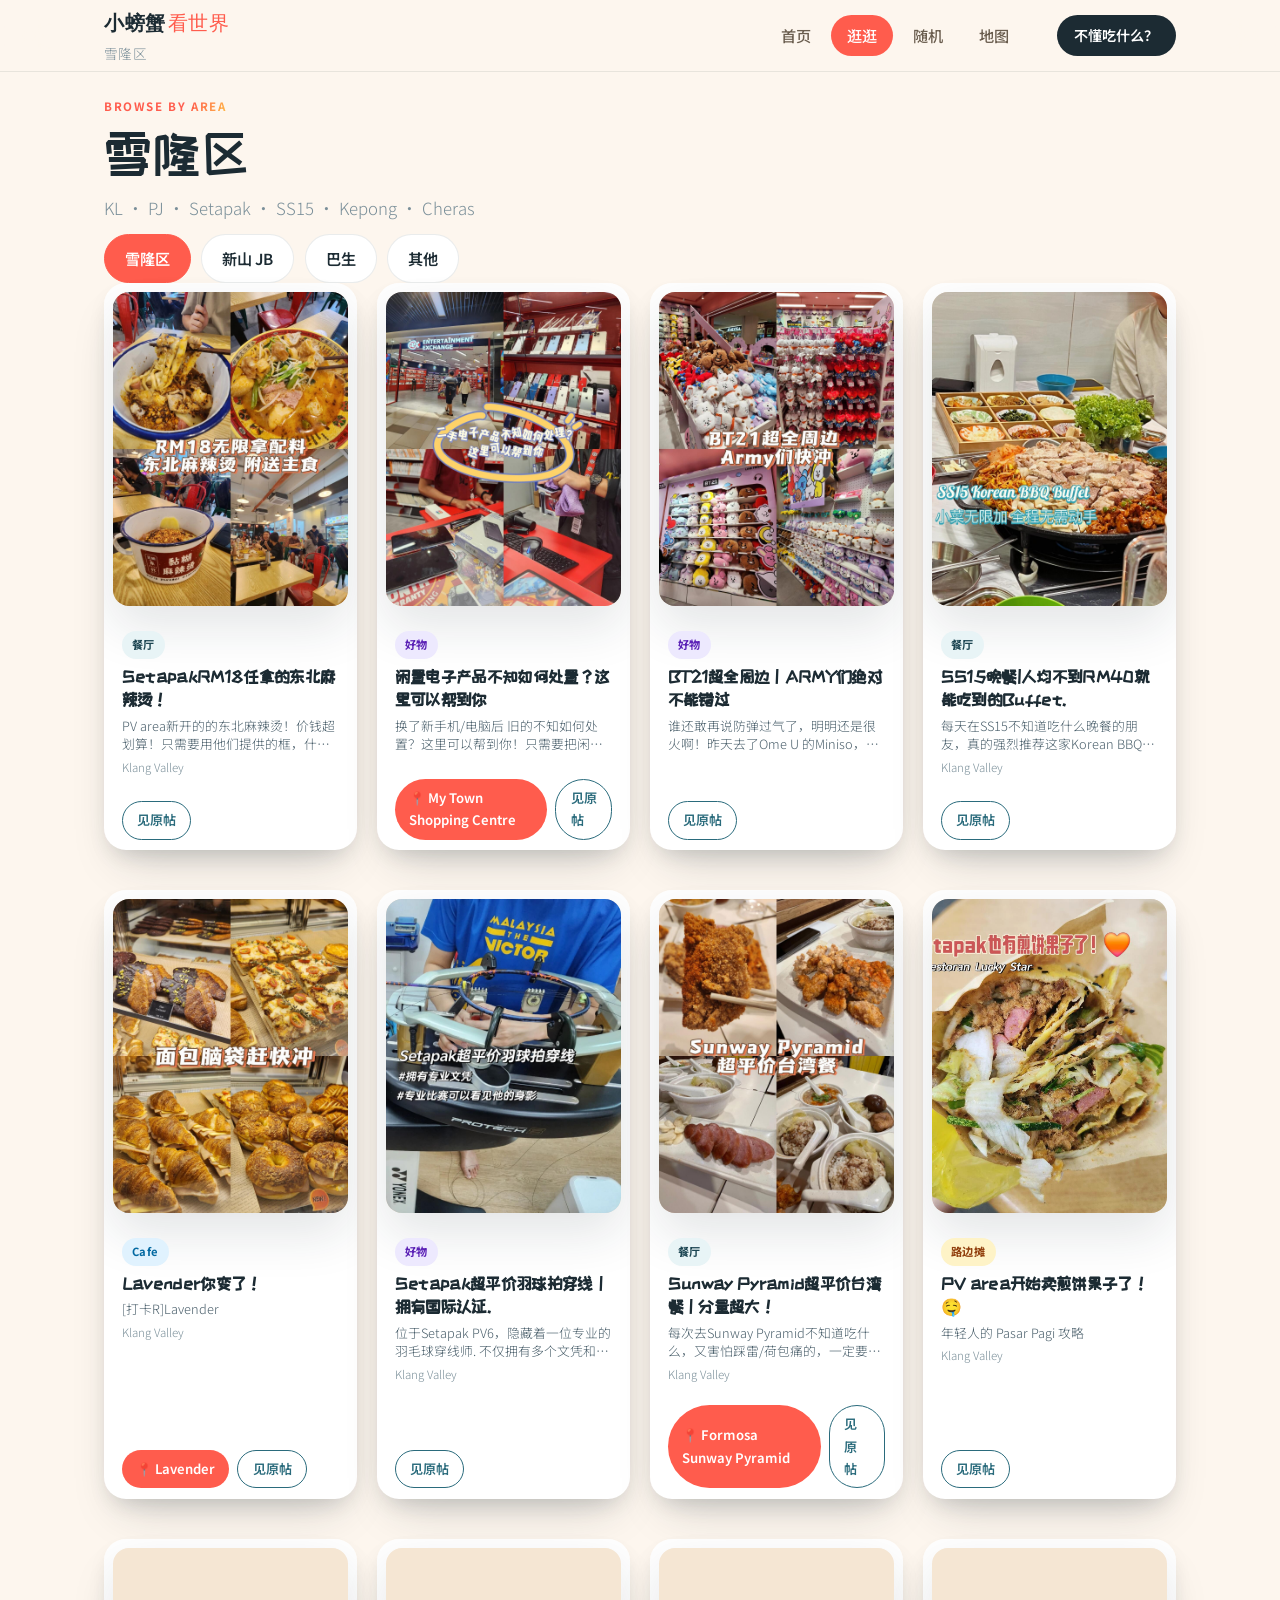
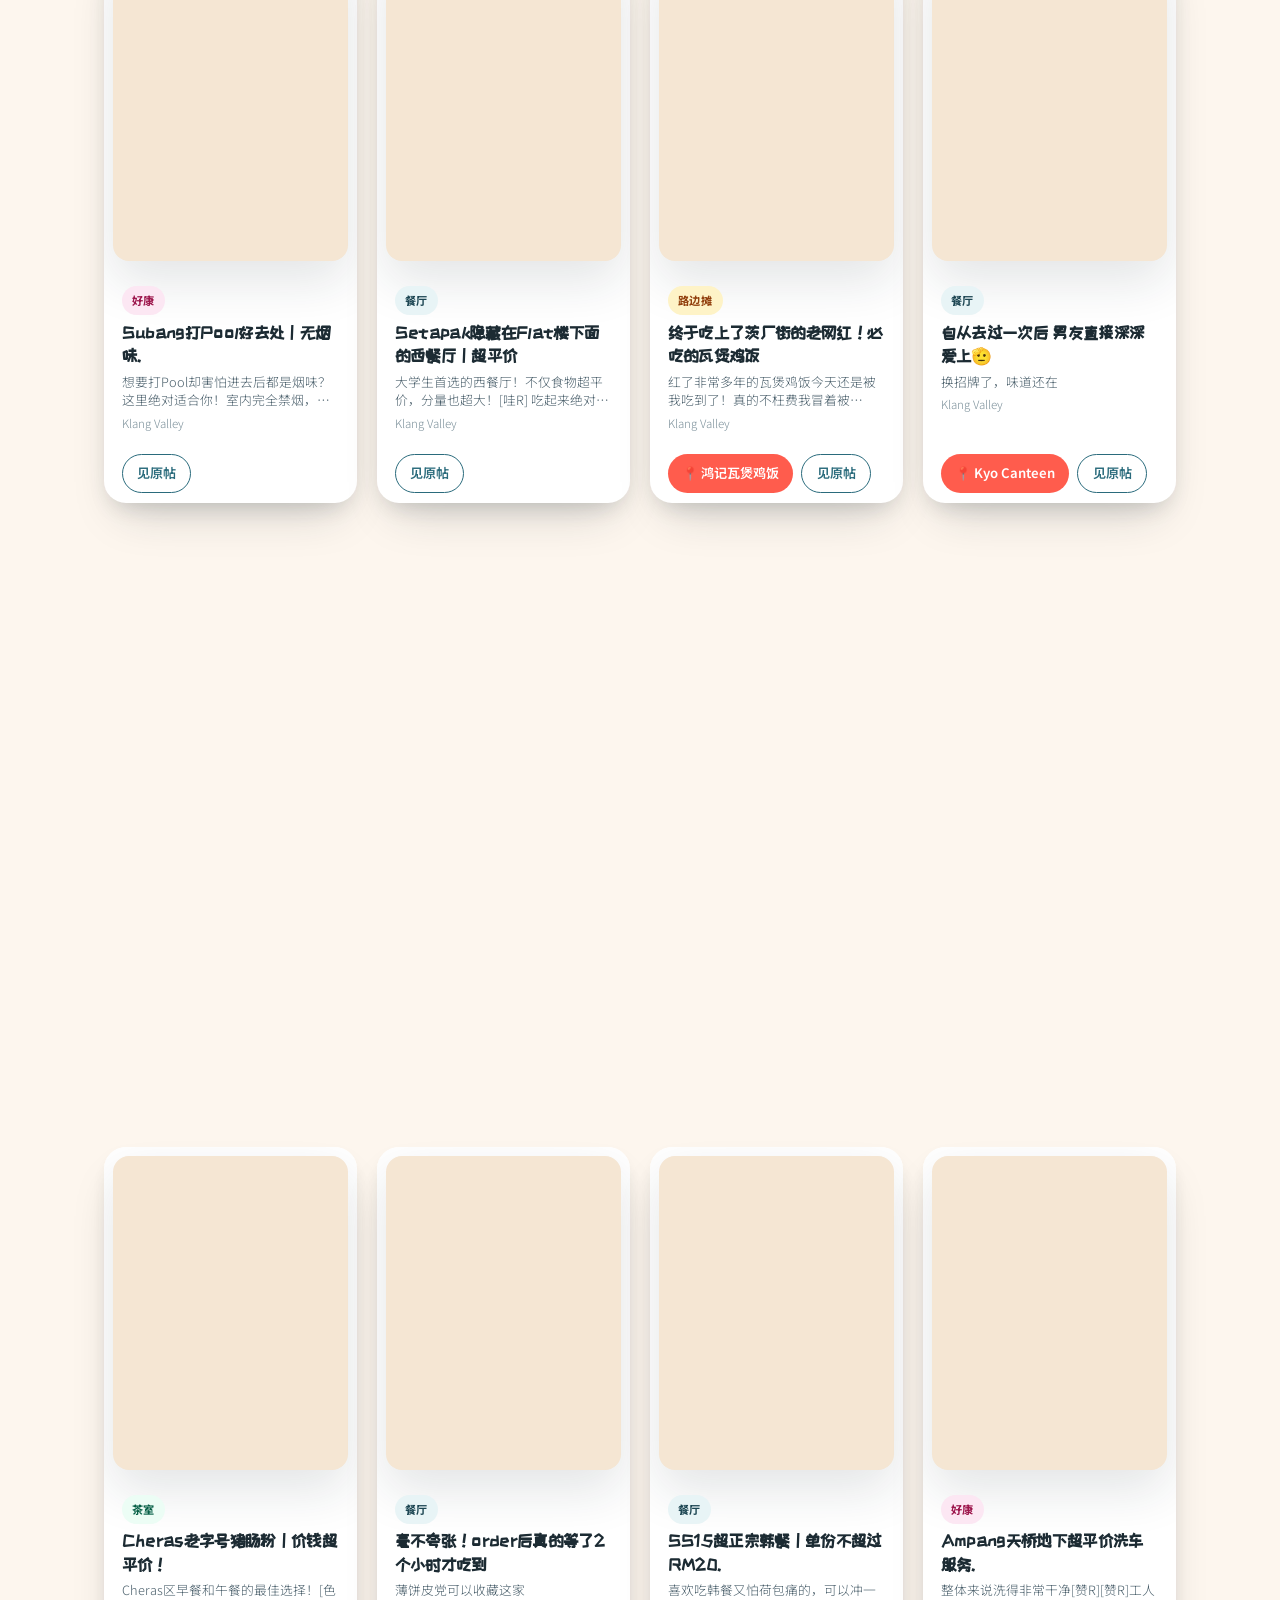
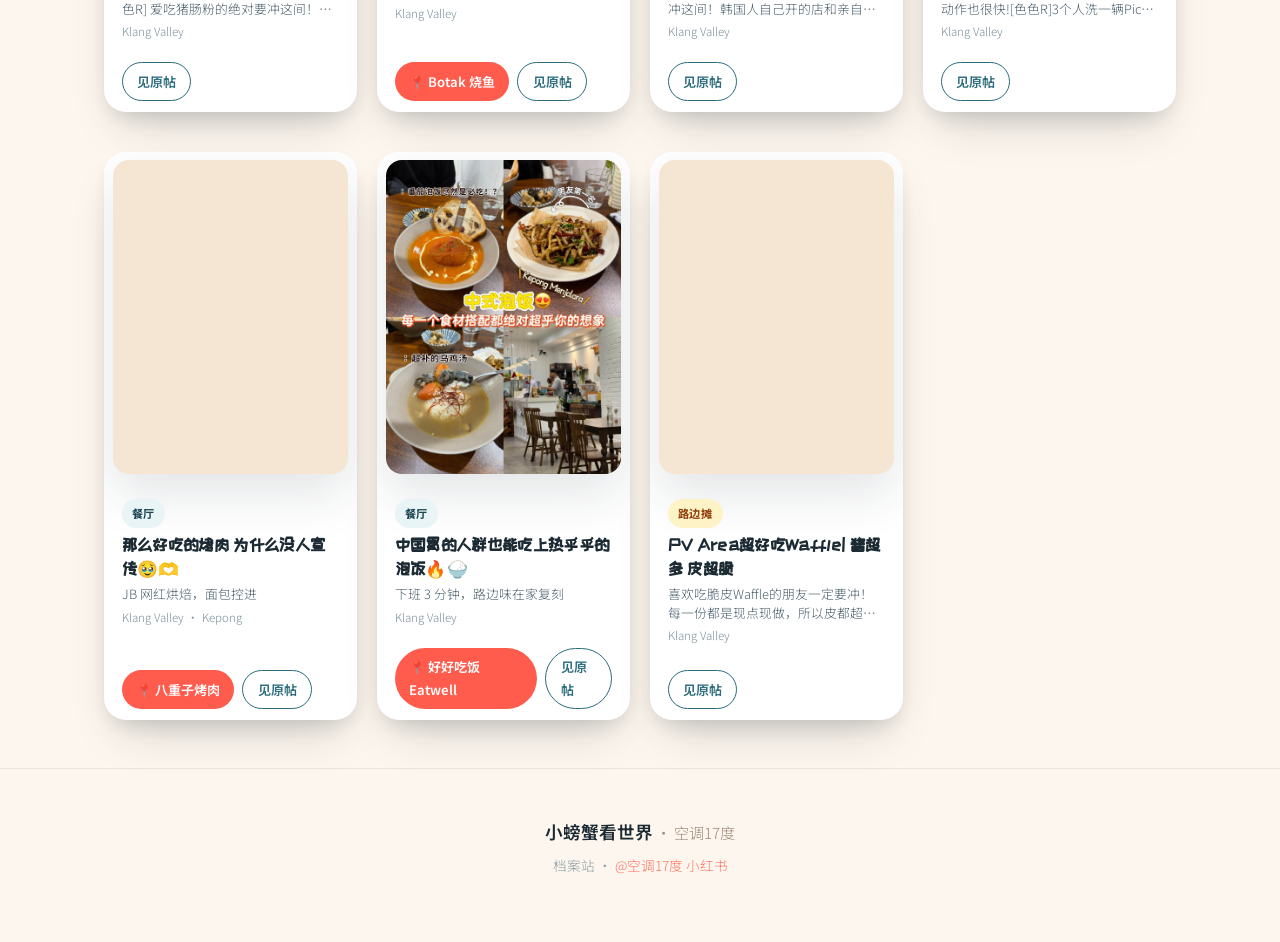
<file: region.html>
<!DOCTYPE html>
<html lang="zh-CN">
<head>
  <meta charset="UTF-8">
  <meta name="viewport" content="width=device-width, initial-scale=1.0">
  <title>按地区逛 · 小螃蟹看世界</title>
  <link rel="preconnect" href="https://fonts.googleapis.com">
  <link href="https://fonts.googleapis.com/css2?family=Noto+Sans+SC:wght@400;500;600;700&family=ZCOOL+KuaiLe&display=swap" rel="stylesheet">
  <link rel="stylesheet" href="css/main.css">
  <link rel="stylesheet" href="css/july.css">
  <link rel="stylesheet" href="css/july-v4.css">
  <link rel="stylesheet" href="css/july-bear.css">
  <link rel="stylesheet" href="css/july-layout.css">
  <link rel="stylesheet" href="css/july-mobile.css?v=4.8.0">
  <link rel="stylesheet" href="css/crab-transition.css">
  <link rel="stylesheet" href="css/xhs-modal.css">
  <link rel="stylesheet" href="css/july-archive-mobile.css?v=4.8.0">
  <link rel="stylesheet" href="css/post-preview.css?v=4.8.0">
  <link rel="stylesheet" href="css/effects.css?v=1.0">
  <script>
  (function(){if(sessionStorage.getItem('crabTransition')==='1'){document.documentElement.classList.add('crab-incoming');}})();
  </script>
</head>
<body class="page-region page-july page-v4 page-bear">

<div class="crab-transition" id="crab-transition" aria-hidden="true">
  <div class="crab-transition__bg"></div>
  <div class="crab-loader">
    <svg class="loader-globe" viewBox="-100 -100 200 200" aria-hidden="true">
      <circle r="80" class="globe-bg"/>
      <ellipse rx="80" ry="30" class="globe-grid"/>
      <ellipse rx="80" ry="55" class="globe-grid"/>
      <ellipse rx="55" ry="80" class="globe-grid"/>
      <ellipse rx="30" ry="80" class="globe-grid"/>
      <circle r="80" class="globe-ring"/>
    </svg>
    <div class="loader-orbit"><span class="loader-crab" aria-hidden="true">🦀</span></div>
    <p class="loader-text">小螃蟹绕地球找好吃…</p>
  </div>
</div>

<div class="scroll-progress" id="scroll-progress" aria-hidden="true"></div>

<header class="site-bar site-bar-july site-bar-rich" id="site-header">
  <div class="wrap nav-inner">
    <div class="nav-brand">
      <a href="index.html" class="site-logo site-logo-link nav-to-home" data-site-name>小螃蟹<span>看世界</span></a>
      <p class="nav-tagline" id="region-tagline">按地区逛</p>
    </div>
    <nav class="site-nav">
      <a href="index.html" class="nav-to-home">首页</a>
      <a href="browse.html" class="nav-to-browse active">逛逛</a>
      <a href="random.html" class="nav-to-random">随机</a>
      <a href="map.html" class="nav-to-map">地图</a>
    </nav>
    <a href="random.html" class="nav-cta nav-to-random">不懂吃什么？</a>
  </div>
</header>

<main class="region-main">
  <div class="wrap">
    <section class="region-hero reveal">
      <p class="section-label">Browse by area</p>
      <h1 class="section-title" id="region-title">按地区逛</h1>
      <p class="section-desc" id="region-desc">加载中…</p>
      <div class="region-tabs" id="region-tabs"></div>
    </section>
    <div id="region-posts" class="notes-grid posts-grid"></div>
  </div>
</main>

<footer class="site-footer site-footer-july reveal">
  <p><a href="index.html" class="footer-home" data-site-name>小螃蟹看世界</a> · 空调17度</p>
  <p class="footer-sub">档案站 · <a id="footer-xhs" href="#" target="_blank" rel="noopener noreferrer">@空调17度 小红书</a></p>
</footer>

<script src="js/site-config.js"></script>
<script src="js/post-labels.js"></script>
<script src="js/post-utils.js?v=4.8.0"></script>
<script src="js/post-preview.js?v=4.8.0"></script>
<script src="js/page-transition.js?v=4.8.0"></script>
<script src="js/region.js?v=4.8.0"></script>
<script src="js/nav.js"></script>
<script src="js/scroll-reveal.js"></script>
<script src="js/effects.js?v=1.0"></script>
</body>
</html>
</file>
<file: css/main.css>
:root {
  --cream: #FAF6F0;
  --paper: #F3EDE3;
  --ink: #3D3429;
  --ink-muted: #6B5E4F;
  --ink-faint: #9A8B78;
  --coral: #C97B63;
  --coral-soft: #E8B4A4;
  --sage: #7D8B75;
  --border: #E0D5C4;
  --card: #FFFDF9;
  --shadow: 0 8px 32px rgba(61, 52, 41, 0.1);
  --header-h: 56px;
}

* { margin: 0; padding: 0; box-sizing: border-box; }

html { scroll-behavior: smooth; }

body {
  background: var(--cream);
  color: var(--ink);
  font-family: "Noto Sans SC", "PingFang SC", "Microsoft YaHei", sans-serif;
  font-weight: 300;
  line-height: 1.65;
  min-height: 100vh;
}

h1, h2, h3, .serif {
  font-family: "Noto Serif SC", "Songti SC", serif;
  font-weight: 600;
}

a { color: var(--coral); text-decoration: none; }
a:hover { text-decoration: underline; }

/* ── Top bar ── */
.site-bar {
  position: fixed;
  top: 0;
  left: 0;
  right: 0;
  height: var(--header-h);
  z-index: 1000;
  display: flex;
  align-items: center;
  justify-content: space-between;
  padding: 0 1.25rem;
  background: rgba(250, 246, 240, 0.92);
  backdrop-filter: blur(12px);
  border-bottom: 1px solid var(--border);
}

.site-logo {
  font-family: "Noto Serif SC", serif;
  font-size: 15px;
  font-weight: 600;
  color: var(--ink);
  letter-spacing: 0.5px;
}

.site-logo span {
  color: var(--coral);
  font-weight: 400;
}

.site-logo-link {
  text-decoration: none !important;
  color: inherit;
}

.site-logo-link:hover {
  opacity: 0.85;
  text-decoration: none !important;
}

.site-nav {
  display: flex;
  gap: 0.25rem;
  align-items: center;
}

.site-nav a {
  font-size: 13px;
  color: var(--ink-muted);
  padding: 0.45rem 0.75rem;
  border-radius: 999px;
  text-decoration: none;
  transition: background 0.15s, color 0.15s;
}

.site-nav a:hover { background: var(--paper); color: var(--ink); text-decoration: none; }
.site-nav a.active { background: var(--ink); color: var(--cream); }

/* ── Home ── */
.page-home { padding-top: var(--header-h); }

.hero {
  max-width: 720px;
  margin: 0 auto;
  padding: 3.5rem 1.5rem 2rem;
  text-align: center;
}

.hero-rich {
  max-width: 920px;
  padding: 2rem 1.25rem 1.5rem;
}

.hero-inner {
  background: linear-gradient(165deg, var(--card) 0%, var(--paper) 100%);
  border: 1px solid var(--border);
  border-radius: 20px;
  padding: 2rem 1.5rem 1.75rem;
  box-shadow: var(--shadow);
}

.hero-actions {
  display: flex;
  flex-wrap: wrap;
  gap: 0.65rem;
  justify-content: center;
  margin-bottom: 0.25rem;
}

.hero-cta.secondary {
  background: transparent;
  color: var(--ink) !important;
  border: 1px solid var(--border);
  box-shadow: none;
}

.hero-cta.secondary:hover {
  background: var(--paper);
  box-shadow: none;
}

.hero-stats {
  display: grid;
  grid-template-columns: repeat(3, 1fr);
  gap: 0.65rem;
  margin-top: 1rem;
}

.stat-card {
  background: var(--card);
  border: 1px solid var(--border);
  border-radius: 12px;
  padding: 0.85rem 0.5rem;
  text-align: center;
}

.stat-num {
  display: block;
  font-family: "Noto Serif SC", serif;
  font-size: 1.35rem;
  color: var(--coral);
  line-height: 1.2;
}

.stat-label {
  font-size: 11px;
  color: var(--ink-faint);
  letter-spacing: 0.5px;
}

.section-head {
  display: flex;
  align-items: baseline;
  justify-content: space-between;
  gap: 1rem;
  margin-bottom: 1rem;
}

.section-link {
  font-size: 13px;
  white-space: nowrap;
}

.section-recent {
  padding-top: 1rem;
}

.recent-grid {
  display: grid;
  gap: 0.75rem;
}

@media (min-width: 600px) {
  .recent-grid {
    grid-template-columns: repeat(2, 1fr);
  }
}

.recent-card {
  display: block;
  background: var(--card);
  border: 1px solid var(--border);
  border-radius: 12px;
  padding: 1rem;
  text-decoration: none !important;
  color: inherit;
  transition: border-color 0.15s, box-shadow 0.15s;
}

.recent-card:hover {
  border-color: var(--coral-soft);
  box-shadow: var(--shadow);
}

.recent-card h3 {
  font-size: 14px;
  line-height: 1.4;
  margin: 0.25rem 0;
  font-family: "Noto Serif SC", serif;
}

.recent-meta {
  font-size: 11px;
  color: var(--ink-faint);
}

.recent-price {
  font-size: 12px;
  color: var(--coral);
  margin-top: 0.25rem;
}

.recent-demo {
  display: inline-block;
  margin-top: 0.35rem;
  font-size: 10px;
  color: var(--ink-faint);
  border: 1px dashed var(--border);
  padding: 1px 6px;
  border-radius: 4px;
}

.recent-empty {
  font-size: 13px;
  color: var(--ink-faint);
  text-align: center;
  padding: 1.5rem;
}

.footer-home {
  color: var(--ink);
  text-decoration: none !important;
  font-weight: 500;
}

.footer-home:hover {
  color: var(--coral);
}

.footer-sub {
  margin-top: 0.35rem;
  font-size: 11px;
  opacity: 0.85;
}

.demo-badge {
  display: inline-block;
  font-size: 10px;
  letter-spacing: 1px;
  color: var(--ink-faint);
  border: 1px dashed var(--border);
  padding: 2px 8px;
  border-radius: 4px;
  margin-bottom: 0.5rem;
}

.detail-actions {
  margin-top: 0.5rem;
  padding-top: 0.75rem;
  border-top: 1px solid var(--border);
}

.detail-btn {
  display: inline-block;
  font-size: 13px;
  padding: 0.5rem 0;
}

.detail-btn.secondary {
  color: var(--coral);
}

.detail-actions-note {
  font-size: 11px;
  color: var(--ink-faint);
  margin-top: 0.5rem;
  line-height: 1.5;
}

.hero-badge {
  display: inline-block;
  font-size: 11px;
  letter-spacing: 3px;
  color: var(--sage);
  margin-bottom: 1.25rem;
}

.hero h1 {
  font-size: clamp(1.75rem, 5vw, 2.5rem);
  line-height: 1.35;
  margin-bottom: 0.75rem;
}

.hero h1 em {
  font-style: normal;
  color: var(--coral);
}

.hero-lead {
  font-size: 15px;
  color: var(--ink-muted);
  max-width: 28em;
  margin: 0 auto 2rem;
}

.hero-cta {
  display: inline-flex;
  align-items: center;
  gap: 0.5rem;
  background: var(--ink);
  color: var(--cream) !important;
  padding: 0.85rem 1.75rem;
  border-radius: 999px;
  font-size: 14px;
  font-weight: 400;
  text-decoration: none !important;
  transition: transform 0.15s, box-shadow 0.15s;
  box-shadow: var(--shadow);
}

.hero-cta:hover {
  transform: translateY(-1px);
  box-shadow: 0 12px 40px rgba(61, 52, 41, 0.18);
}

.hero-note {
  margin-top: 1rem;
  font-size: 12px;
  color: var(--ink-faint);
}

.section {
  max-width: 640px;
  margin: 0 auto;
  padding: 2rem 1.5rem 3rem;
}

.section h2 {
  font-size: 1.1rem;
  margin-bottom: 1rem;
  color: var(--ink);
}

.pillar-grid {
  display: grid;
  gap: 0.75rem;
}

.pillar {
  background: var(--card);
  border: 1px solid var(--border);
  border-radius: 12px;
  padding: 1rem 1.15rem;
}

.pillar strong {
  display: block;
  font-size: 14px;
  margin-bottom: 0.25rem;
  font-weight: 500;
}

.pillar p {
  font-size: 13px;
  color: var(--ink-muted);
}

.site-footer {
  text-align: center;
  padding: 2rem 1rem 3rem;
  font-size: 12px;
  color: var(--ink-faint);
  border-top: 1px solid var(--border);
}

/* ── Full map page ── */
.page-map {
  height: 100vh;
  overflow: hidden;
  padding-top: var(--header-h);
}

#map {
  width: 100%;
  height: calc(100vh - var(--map-inset-top, calc(var(--header-h) + 52px)));
  z-index: 1;
}

.leaflet-container {
  background: #E8E0D0 !important;
  font-family: inherit !important;
}

/* Map controls overlay */
.map-toolbar {
  position: fixed;
  top: calc(var(--header-h) + 12px);
  left: 12px;
  right: 12px;
  z-index: 800;
  display: flex;
  gap: 8px;
  flex-wrap: wrap;
  pointer-events: none;
}

.map-toolbar > * { pointer-events: auto; }

.map-stat {
  background: var(--card);
  border: 1px solid var(--border);
  border-radius: 999px;
  padding: 0.4rem 0.9rem;
  font-size: 12px;
  color: var(--ink-muted);
  box-shadow: var(--shadow);
}

.filter-pills {
  display: flex;
  gap: 6px;
  flex-wrap: wrap;
}

.filter-pill {
  background: var(--card);
  border: 1px solid var(--border);
  border-radius: 999px;
  padding: 0.35rem 0.75rem;
  font-size: 11px;
  color: var(--ink-muted);
  cursor: pointer;
  box-shadow: var(--shadow);
  font-family: inherit;
  transition: all 0.15s;
}

.filter-pill:hover { border-color: var(--coral-soft); color: var(--ink); }
.filter-pill.active {
  background: var(--ink);
  color: var(--cream);
  border-color: var(--ink);
}

.btn-list-toggle {
  margin-left: auto;
  background: var(--card);
  border: 1px solid var(--border);
  border-radius: 999px;
  padding: 0.4rem 0.9rem;
  font-size: 12px;
  cursor: pointer;
  box-shadow: var(--shadow);
  color: var(--ink);
  font-family: inherit;
}

/* Side panel */
.post-panel {
  position: fixed;
  top: var(--header-h);
  left: 0;
  bottom: 0;
  width: min(360px, 92vw);
  background: var(--card);
  border-right: 1px solid var(--border);
  z-index: 900;
  transform: translateX(-100%);
  transition: transform 0.28s ease;
  display: flex;
  flex-direction: column;
  box-shadow: 4px 0 24px rgba(61, 52, 41, 0.08);
}

.post-panel.open { transform: translateX(0); }

/* 手机列表遮罩：点外面关闭 */
.panel-backdrop {
  display: none;
  position: fixed;
  inset: 0;
  z-index: 899;
  background: rgba(28, 43, 51, 0.35);
  opacity: 0;
  pointer-events: none;
  transition: opacity 0.28s ease;
}

.panel-backdrop.is-open {
  opacity: 1;
  pointer-events: auto;
}

@media (max-width: 899px) {
  .panel-backdrop {
    display: block;
  }
}

.panel-head {
  padding: 1rem 1.15rem;
  border-bottom: 1px solid var(--border);
  background: var(--paper);
  display: flex;
  align-items: center;
  justify-content: space-between;
  gap: 0.5rem;
}

.panel-close {
  display: none;
  flex-shrink: 0;
  width: 32px;
  height: 32px;
  border: none;
  border-radius: 50%;
  background: var(--cream);
  color: var(--ink-muted);
  font-size: 20px;
  line-height: 1;
  cursor: pointer;
  font-family: inherit;
}

@media (max-width: 899px) {
  .post-panel {
    width: min(300px, 78vw);
    z-index: 1100;
  }

  .panel-backdrop {
    display: block;
    z-index: 1050;
  }

  .panel-close {
    display: inline-flex;
    align-items: center;
    justify-content: center;
  }

  body.panel-open {
    overflow: hidden;
  }
}

.panel-head h2 {
  font-size: 14px;
  letter-spacing: 1px;
}

.panel-list {
  flex: 1;
  overflow-y: auto;
}

.post-item {
  padding: 1rem 1.15rem;
  border-bottom: 1px solid var(--border);
  cursor: pointer;
  transition: background 0.12s;
}

.post-item:hover { background: var(--cream); }
.post-item.active {
  background: #FFF8F4;
  border-left: 3px solid var(--coral);
}

.post-item.demo { opacity: 0.75; }

.post-tag {
  font-size: 10px;
  letter-spacing: 1px;
  padding: 2px 7px;
  border-radius: 4px;
  display: inline-block;
  margin-bottom: 0.35rem;
}

.tag-hawker { background: #FEF3C7; color: #92400E; }
.tag-kopitiam { background: #ECFDF5; color: #065F46; }
.tag-cafe { background: #E0F2FE; color: #075985; }
.tag-restaurant { background: #FCE7F3; color: #9D174D; }
.tag-haokang { background: #FEE2E2; color: #B91C1C; }
.tag-haowu { background: #EDE9FE; color: #5B21B6; }

.post-item h3 {
  font-size: 14px;
  line-height: 1.4;
  margin-bottom: 0.25rem;
}

.post-meta {
  font-size: 11px;
  color: var(--ink-faint);
}

.post-price {
  font-size: 12px;
  color: var(--coral);
  margin-top: 0.2rem;
}

.panel-empty {
  padding: 2.5rem 1.5rem;
  text-align: center;
  color: var(--ink-faint);
  font-size: 13px;
}

.panel-empty .emoji { font-size: 2.5rem; margin-bottom: 0.75rem; opacity: 0.5; }

/* Detail sheet (mobile-friendly) */
.detail-sheet {
  position: fixed;
  left: 0;
  right: 0;
  bottom: 0;
  z-index: 950;
  background: var(--card);
  border-radius: 16px 16px 0 0;
  box-shadow: 0 -8px 40px rgba(61, 52, 41, 0.15);
  max-height: 55vh;
  overflow-y: auto;
  transform: translateY(110%);
  transition: transform 0.3s ease;
  padding: 1.25rem 1.25rem 2rem;
}

.detail-sheet.open { transform: translateY(0); }

.sheet-handle {
  width: 36px;
  height: 4px;
  background: var(--border);
  border-radius: 2px;
  margin: 0 auto 1rem;
}

.detail-sheet h2 {
  font-size: 1.15rem;
  margin-bottom: 0.35rem;
}

.detail-loc {
  font-size: 12px;
  color: var(--ink-faint);
  margin-bottom: 0.5rem;
}

.detail-price {
  color: var(--coral);
  font-size: 14px;
  font-weight: 500;
  margin-bottom: 0.75rem;
}

.detail-body {
  font-size: 14px;
  color: var(--ink-muted);
  margin-bottom: 0.75rem;
}

.detail-tip {
  background: var(--paper);
  border-left: 3px solid var(--sage);
  padding: 0.65rem 0.85rem;
  font-size: 13px;
  color: var(--ink-muted);
  border-radius: 0 8px 8px 0;
  margin-bottom: 0.75rem;
}

.detail-tip strong {
  display: block;
  font-size: 11px;
  letter-spacing: 1px;
  color: var(--sage);
  margin-bottom: 0.25rem;
  font-weight: 500;
}

.detail-link {
  display: inline-block;
  margin-top: 0.5rem;
  font-size: 13px;
  font-weight: 400;
}

.sheet-close {
  position: absolute;
  top: 1rem;
  right: 1rem;
  background: var(--paper);
  border: none;
  width: 32px;
  height: 32px;
  border-radius: 50%;
  cursor: pointer;
  font-size: 18px;
  color: var(--ink-muted);
  line-height: 1;
}

/* Leaflet popup */
.leaflet-popup-content-wrapper {
  background: var(--card) !important;
  border-radius: 12px !important;
  border: 1px solid var(--border) !important;
  box-shadow: var(--shadow) !important;
  padding: 0 !important;
}

.leaflet-popup-content {
  margin: 0 !important;
  min-width: 200px;
  overflow: hidden !important;
  box-sizing: border-box !important;
}
.leaflet-popup-tip { background: var(--card) !important; }

.popup-box { padding: 0.9rem 1rem; }
.popup-box--has-cover { padding: 0; }
.popup-inner { padding: 0.75rem 0.85rem 0.85rem; }
.popup-box h3 { font-size: 14px; margin-bottom: 0.25rem; }
.popup-box p { font-size: 12px; color: var(--ink-muted); }
.popup-box .price { color: var(--coral); font-size: 13px; margin: 0.35rem 0; }
.popup-box .popup-link,
.popup-box .popup-xhs {
  margin-top: 0;
  padding: 0.4rem 0.5rem;
  font-size: 12px;
}

/* Custom pin */
.pin-wrap {
  background: var(--coral);
  width: 30px;
  height: 30px;
  border-radius: 50% 50% 50% 4px;
  transform: rotate(-45deg);
  border: 2.5px solid #fff;
  box-shadow: 0 3px 10px rgba(61, 52, 41, 0.25);
  display: flex;
  align-items: center;
  justify-content: center;
}

.pin-wrap.active {
  background: var(--ink);
  width: 36px;
  height: 36px;
}

.pin-wrap.demo-pin { background: var(--ink-faint); }

.pin-num {
  transform: rotate(45deg);
  color: #fff;
  font-size: 11px;
  font-weight: 600;
  font-family: "Noto Serif SC", serif;
}

@media (min-width: 900px) {
  .post-panel { transform: translateX(0); width: 340px; }
  .post-panel.collapsed { transform: translateX(-100%); }
  .btn-list-toggle { display: none; }
  .detail-sheet {
    left: auto;
    right: 16px;
    bottom: 16px;
    max-width: 380px;
    border-radius: 16px;
    max-height: calc(100vh - var(--header-h) - 32px);
  }
}

@media (max-width: 899px) {
  .post-panel.open ~ .map-toolbar .btn-list-toggle { display: none; }
}
</file>
<file: css/july.css>
/* ═══════════════════════════════════════════
   空调17度 · Design System v2
   Marketing: clear hierarchy, CRO CTAs, black + blue
   ═══════════════════════════════════════════ */

.page-july {
  --bg: #f5f7fb;
  --bg-elevated: #ffffff;
  --ink: #0a0d12;
  --ink-secondary: #3d4a5c;
  --ink-tertiary: #64748b;
  --blue: #0066e6;
  --blue-bright: #3b9eff;
  --blue-deep: #003d8f;
  --blue-tint: #e8f1fc;
  --blue-glow: rgba(0, 102, 230, 0.22);
  --border: rgba(10, 13, 18, 0.08);
  --radius-sm: 12px;
  --radius-md: 18px;
  --radius-lg: 24px;
  --header-h: 72px;
  --ease-out: cubic-bezier(0.22, 1, 0.36, 1);
  --shadow-sm: 0 2px 12px rgba(10, 13, 18, 0.06);
  --shadow-md: 0 12px 40px rgba(10, 13, 18, 0.08);
  --shadow-lg: 0 24px 64px rgba(0, 102, 230, 0.12);
  --font-sans: "Noto Sans SC", "PingFang SC", "Microsoft YaHei", system-ui, sans-serif;
  --font-serif: "Noto Serif SC", "Songti SC", serif;

  font-family: var(--font-sans);
  font-size: 18px;
  line-height: 1.7;
  color: var(--ink);
  background: var(--bg);
  -webkit-font-smoothing: antialiased;
}

.page-july h1,
.page-july h2,
.page-july h3,
.page-july .serif,
.page-july .display {
  font-family: var(--font-serif);
  letter-spacing: -0.025em;
  font-weight: 600;
}

/* ── Progress bar (scroll) ── */
.scroll-progress {
  position: fixed;
  top: 0;
  left: 0;
  height: 3px;
  width: 0%;
  background: linear-gradient(90deg, var(--blue), var(--blue-bright));
  z-index: 1100;
  transition: width 0.1s linear;
}

/* ── Nav ── */
.site-bar-july {
  height: var(--header-h);
  background: rgba(245, 247, 251, 0.8);
  backdrop-filter: blur(24px) saturate(180%);
  border-bottom: 1px solid var(--border);
  transition: height 0.3s var(--ease-out), box-shadow 0.3s;
}

.site-bar-july.is-scrolled {
  height: 60px;
  box-shadow: var(--shadow-sm);
}

.page-july .site-logo {
  font-size: 1.25rem;
  font-weight: 600;
}

.page-july .site-logo span {
  color: var(--blue);
}

.site-bar-july .wrap,
.site-bar-july > div {
  align-items: center;
}

.site-bar-july .site-logo-link {
  display: inline-flex;
  align-items: baseline;
  gap: 0.15rem;
}

.page-july .site-nav a {
  font-size: 0.95rem;
  font-weight: 500;
  padding: 0.5rem 1rem;
  border-radius: 999px;
}

.page-july .site-nav a.active {
  background: var(--ink);
  color: #fff;
}

.page-july .nav-xhs {
  color: var(--blue) !important;
  border: 1px solid transparent;
}

.page-july .nav-xhs:hover {
  background: var(--blue-tint) !important;
  border-color: rgba(0, 102, 230, 0.2);
  text-decoration: none !important;
}

/* ── Layout ── */
.wrap {
  max-width: 1120px;
  margin: 0 auto;
  padding-left: 1.5rem;
  padding-right: 1.5rem;
}

/* ── Hero ── */
.hero-july {
  position: relative;
  padding: calc(var(--header-h) + 2rem) 0 5rem;
  overflow: hidden;
}

.hero-mesh {
  position: absolute;
  inset: -30% -20% 0;
  background:
    radial-gradient(ellipse 70% 50% at 80% 0%, var(--blue-glow), transparent 60%),
    radial-gradient(ellipse 40% 30% at 0% 100%, rgba(0, 61, 143, 0.06), transparent 50%);
  pointer-events: none;
  will-change: transform;
}

.hero-grid {
  position: relative;
  display: grid;
  gap: 2.5rem;
  align-items: center;
}

@media (min-width: 900px) {
  .hero-grid {
    grid-template-columns: 1.15fr 0.85fr;
    gap: 3.5rem;
  }
}

.hero-eyebrow {
  display: inline-flex;
  align-items: center;
  gap: 0.5rem;
  font-size: 0.75rem;
  font-weight: 600;
  letter-spacing: 0.18em;
  text-transform: uppercase;
  color: var(--blue);
  margin-bottom: 1.25rem;
}

.hero-eyebrow::before {
  content: "";
  width: 24px;
  height: 2px;
  background: var(--blue);
  border-radius: 1px;
}

.display {
  font-size: clamp(2.75rem, 7vw, 4.25rem);
  line-height: 1.08;
  margin-bottom: 1.25rem;
}

.display em {
  font-style: normal;
  background: linear-gradient(120deg, var(--blue) 0%, var(--blue-bright) 100%);
  -webkit-background-clip: text;
  background-clip: text;
  color: transparent;
}

.hero-lead {
  font-size: clamp(1.15rem, 2.2vw, 1.4rem);
  font-weight: 500;
  color: var(--ink);
  margin-bottom: 0.35rem;
}

.hero-sub {
  font-size: 1.1rem;
  color: var(--ink-secondary);
  margin-bottom: 1.25rem;
}

.identity-pills {
  display: flex;
  flex-wrap: wrap;
  gap: 0.5rem;
  margin-bottom: 2rem;
}

.identity-pill {
  font-size: 0.8rem;
  font-weight: 600;
  padding: 0.4rem 0.9rem;
  border-radius: 999px;
  background: var(--bg-elevated);
  border: 1px solid var(--border);
  color: var(--ink-secondary);
}

.hero-actions {
  display: flex;
  flex-wrap: wrap;
  gap: 0.85rem;
}

.btn {
  display: inline-flex;
  align-items: center;
  justify-content: center;
  gap: 0.4rem;
  padding: 1rem 1.85rem;
  border-radius: 999px;
  font-size: 1.05rem;
  font-weight: 600;
  text-decoration: none !important;
  transition: transform 0.25s var(--ease-out), box-shadow 0.25s, background 0.2s;
}

.btn-primary {
  background: var(--blue);
  color: #fff !important;
  box-shadow: 0 8px 32px var(--blue-glow);
}

.btn-primary:hover {
  transform: translateY(-3px);
  box-shadow: var(--shadow-lg);
  background: var(--blue-deep);
}

.btn-ghost {
  background: var(--bg-elevated);
  color: var(--ink) !important;
  border: 1px solid var(--border);
}

.btn-ghost:hover {
  border-color: var(--blue);
  color: var(--blue) !important;
}

/* Bento stats */
.hero-bento {
  display: grid;
  grid-template-columns: 1fr 1fr;
  gap: 0.85rem;
  will-change: transform;
}

.bento-card {
  background: var(--bg-elevated);
  border: 1px solid var(--border);
  border-radius: var(--radius-md);
  padding: 1.35rem 1.2rem;
  box-shadow: var(--shadow-sm);
  transition: transform 0.3s var(--ease-out), box-shadow 0.3s;
}

.bento-card:hover {
  transform: translateY(-5px);
  box-shadow: var(--shadow-md);
}

.bento-lg {
  grid-column: span 2;
  background: linear-gradient(145deg, #0a0d12 0%, #152238 55%, #1a3358 100%);
  border: none;
  color: #fff;
}

.bento-lg .bento-label { color: rgba(255, 255, 255, 0.55); }
.bento-lg .bento-value {
  font-size: 2.75rem;
  color: var(--blue-bright);
}

.bento-wide {
  grid-column: span 2;
  display: flex;
  align-items: center;
  gap: 0.85rem;
}

.bento-label {
  display: block;
  font-size: 0.72rem;
  font-weight: 600;
  letter-spacing: 0.06em;
  text-transform: uppercase;
  color: var(--ink-tertiary);
  margin-bottom: 0.2rem;
}

.bento-value {
  font-family: var(--font-serif);
  font-size: 1.85rem;
  font-weight: 600;
}

.bento-emoji { font-size: 2.25rem; }
.bento-tagline {
  font-size: 0.95rem;
  font-weight: 500;
  color: var(--ink-secondary);
}

/* ── How it works (CRO) ── */
.section-steps {
  padding: 4rem 0;
  background: var(--bg-elevated);
  border-top: 1px solid var(--border);
  border-bottom: 1px solid var(--border);
}

.steps-grid {
  display: grid;
  gap: 1.5rem;
}

@media (min-width: 768px) {
  .steps-grid {
    grid-template-columns: repeat(3, 1fr);
    gap: 2rem;
  }
}

.step-card {
  text-align: center;
  padding: 1.5rem 1rem;
}

.step-num {
  display: inline-flex;
  align-items: center;
  justify-content: center;
  width: 48px;
  height: 48px;
  border-radius: 50%;
  background: var(--blue-tint);
  color: var(--blue);
  font-family: var(--font-serif);
  font-size: 1.25rem;
  font-weight: 700;
  margin-bottom: 1rem;
}

.step-card h3 {
  font-size: 1.15rem;
  margin-bottom: 0.5rem;
}

.step-card p {
  font-size: 0.95rem;
  color: var(--ink-secondary);
  line-height: 1.65;
}

/* ── Sections ── */
.section-july {
  padding: 4.5rem 0;
}

.section-head {
  margin-bottom: 2rem;
}

.section-head.row {
  display: flex;
  align-items: flex-end;
  justify-content: space-between;
  gap: 1rem;
  flex-wrap: wrap;
}

.section-label {
  font-size: 0.72rem;
  font-weight: 700;
  letter-spacing: 0.14em;
  text-transform: uppercase;
  color: var(--blue);
  margin-bottom: 0.5rem;
}

.section-title {
  font-size: clamp(1.65rem, 3.5vw, 2.25rem);
  line-height: 1.2;
}

.section-desc {
  font-size: 1.05rem;
  color: var(--ink-tertiary);
  margin-top: 0.4rem;
  max-width: 36em;
}

.link-arrow {
  font-size: 1rem;
  font-weight: 600;
  color: var(--blue);
  text-decoration: none !important;
  white-space: nowrap;
}

.link-arrow:hover { text-decoration: underline !important; }

/* Featured — editorial */
.featured-grid {
  display: grid;
  gap: 1.25rem;
}

@media (min-width: 900px) {
  .featured-grid {
    grid-template-columns: 1.2fr 1fr;
    grid-template-rows: auto auto;
  }
  .featured-card:first-child {
    grid-row: span 2;
  }
}

.featured-card {
  display: flex;
  flex-direction: column;
  min-height: 200px;
  background: var(--bg-elevated);
  border-radius: var(--radius-lg);
  padding: 1.75rem;
  border: 1px solid var(--border);
  text-decoration: none !important;
  color: inherit;
  position: relative;
  overflow: hidden;
  transition: transform 0.35s var(--ease-out), box-shadow 0.35s;
}

.featured-card::before {
  content: "";
  position: absolute;
  top: 0;
  left: 0;
  right: 0;
  height: 4px;
  background: linear-gradient(90deg, var(--blue), var(--blue-bright));
}

.featured-card:hover {
  transform: translateY(-8px);
  box-shadow: var(--shadow-lg);
}

.featured-card:first-child {
  min-height: 100%;
  background: linear-gradient(160deg, #0f1419 0%, #1a2d4a 100%);
  color: #fff;
  border: none;
}

.featured-card:first-child .card-hook,
.featured-card:first-child .card-meta,
.featured-card:first-child h3 { color: rgba(255, 255, 255, 0.92); }
.featured-card:first-child .card-meta { color: rgba(255, 255, 255, 0.6); }
.featured-card:first-child .post-tag {
  background: rgba(255, 255, 255, 0.15);
  color: #fff;
}

.card-badge {
  font-size: 0.7rem;
  font-weight: 700;
  letter-spacing: 0.1em;
  text-transform: uppercase;
  color: var(--blue);
  margin-bottom: 0.75rem;
}

.featured-card:first-child .card-badge { color: var(--blue-bright); }

.featured-card h3 {
  font-size: 1.25rem;
  line-height: 1.4;
  margin: 0.5rem 0 0.65rem;
  flex: 1;
}

.featured-card:first-child h3 { font-size: 1.45rem; }

.card-hook {
  font-size: 0.95rem;
  color: var(--ink-secondary);
  line-height: 1.55;
  margin-bottom: 1rem;
}

.card-meta {
  font-size: 0.85rem;
  color: var(--ink-tertiary);
}

.card-cta {
  font-size: 0.9rem;
  font-weight: 600;
  color: var(--blue);
  margin-top: auto;
}

.featured-card:first-child .card-cta { color: var(--blue-bright); }

/* Category chips with count */
.chip-row {
  display: flex;
  flex-wrap: wrap;
  gap: 0.65rem;
}

.chip {
  font-size: 0.95rem;
  font-weight: 600;
  padding: 0.65rem 1.25rem;
  border-radius: 999px;
  background: var(--bg-elevated);
  border: 1px solid var(--border);
  color: var(--ink);
  text-decoration: none !important;
  transition: all 0.2s;
}

.chip:hover,
.chip.is-active {
  background: var(--ink);
  color: #fff !important;
  border-color: var(--ink);
}

.chip .chip-count {
  opacity: 0.65;
  font-weight: 500;
  margin-left: 0.25rem;
}

/* Notes grid */
.notes-grid {
  display: grid;
  gap: 1rem;
  grid-template-columns: repeat(2, minmax(0, 1fr));
}

@media (min-width: 640px) {
  .notes-grid { grid-template-columns: repeat(2, 1fr); }
}
@media (min-width: 960px) {
  .notes-grid { grid-template-columns: repeat(3, 1fr); }
}

.note-card {
  display: flex;
  flex-direction: column;
  background: var(--bg-elevated);
  border: 1px solid var(--border);
  border-radius: var(--radius-md);
  padding: 1.4rem;
  text-decoration: none !important;
  color: inherit;
  transition: transform 0.25s, border-color 0.25s, box-shadow 0.25s;
}

.note-card:hover {
  border-color: rgba(0, 102, 230, 0.35);
  transform: translateY(-4px);
  box-shadow: var(--shadow-md);
}

.note-card h3 {
  font-size: 1.05rem;
  line-height: 1.45;
  margin: 0.45rem 0 0.35rem;
  font-weight: 600;
}

.note-card .card-hook {
  font-size: 0.88rem;
  margin-bottom: 0.75rem;
  flex: 1;
}

.note-card .card-meta {
  font-size: 0.8rem;
}

/* CTA band */
.cta-band {
  margin: 2rem 1.5rem 0;
  max-width: 1120px;
  margin-left: auto;
  margin-right: auto;
  padding: 3rem 2rem;
  border-radius: var(--radius-lg);
  background: linear-gradient(135deg, var(--blue-deep) 0%, var(--blue) 50%, #1a7fff 100%);
  color: #fff;
  text-align: center;
  box-shadow: var(--shadow-lg);
}

.cta-band h2 {
  font-size: clamp(1.5rem, 4vw, 2rem);
  margin-bottom: 0.75rem;
  color: #fff;
}

.cta-band p {
  font-size: 1.05rem;
  opacity: 0.9;
  margin-bottom: 1.5rem;
  max-width: 28em;
  margin-left: auto;
  margin-right: auto;
}

.cta-band .btn-primary {
  background: #fff;
  color: var(--blue-deep) !important;
  box-shadow: 0 8px 24px rgba(0, 0, 0, 0.15);
}

.cta-band .btn-primary:hover {
  background: var(--blue-tint);
}

/* Pillars */
.pillar-grid {
  display: grid;
  gap: 1rem;
}

@media (min-width: 700px) {
  .pillar-grid { grid-template-columns: repeat(2, 1fr); }
}
@media (min-width: 960px) {
  .pillar-grid { grid-template-columns: repeat(4, 1fr); }
}

.page-july .pillar {
  background: var(--bg-elevated);
  border: 1px solid var(--border);
  border-radius: var(--radius-md);
  padding: 1.5rem;
  transition: transform 0.25s;
}

.page-july .pillar:hover { transform: translateY(-4px); }

.pillar-icon {
  font-size: 1.85rem;
  display: block;
  margin-bottom: 0.85rem;
}

.page-july .pillar strong {
  display: block;
  font-size: 1.05rem;
  margin-bottom: 0.4rem;
}

.page-july .pillar p {
  font-size: 0.9rem;
  color: var(--ink-secondary);
  line-height: 1.6;
}

/* Tags */
.page-july .post-tag {
  font-size: 0.7rem;
  font-weight: 700;
  letter-spacing: 0.04em;
  padding: 0.3rem 0.65rem;
  border-radius: 6px;
}

.page-july .tag-restaurant { background: var(--blue-tint); color: var(--blue-deep); }
.page-july .tag-cafe { background: #e0f2fe; color: #0369a1; }
.page-july .tag-hawker { background: #fef3c7; color: #92400e; }
.page-july .tag-kopitiam { background: #ecfdf5; color: #065f46; }
.page-july .tag-haokang { background: #fce7f3; color: #9d174d; }
.page-july .tag-haowu { background: #ede9fe; color: #5b21b6; }

.recent-empty {
  grid-column: 1 / -1;
  text-align: center;
  padding: 3rem;
  color: var(--ink-tertiary);
}

/* Footer */
.site-footer-july {
  padding: 3rem 1.5rem 4rem;
  border-top: 1px solid var(--border);
  text-align: center;
  font-size: 0.95rem;
}

.page-july .footer-home {
  color: var(--ink);
  font-weight: 600;
  font-size: 1.1rem;
  text-decoration: none !important;
}

.footer-sub {
  margin-top: 0.5rem;
  color: var(--ink-tertiary);
  font-size: 0.85rem;
}

/* Reveal */
.reveal {
  opacity: 0;
  transform: translateY(48px);
  transition: opacity 0.85s var(--ease-out), transform 0.85s var(--ease-out);
}

.reveal.is-visible {
  opacity: 1;
  transform: translateY(0);
}

@media (prefers-reduced-motion: reduce) {
  .reveal { opacity: 1; transform: none; transition: none; }
  [data-parallax] { transform: none !important; }
}

/* ── Map page ── */
.map-hero-bar {
  display: none;
}

.page-july.page-map {
  background: var(--bg);
  padding-top: 0;
}

.page-july.page-map .main-layout,
.page-july.page-map #map {
  height: calc(100vh - var(--map-inset-top, var(--header-h)));
}

.page-july.page-map .site-bar-july {
  position: relative;
}

.page-july.page-map .filter-pill.active {
  background: var(--ink);
}

.page-july.page-map .pin-wrap {
  background: var(--blue);
}

.page-july.page-map .post-item.active {
  border-left-color: var(--blue);
  background: var(--blue-tint);
}

.page-july.page-map .post-item h3 { font-size: 1rem; }
.page-july.page-map .detail-sheet h2 { font-size: 1.35rem; }
.page-july.page-map .detail-price,
.page-july.page-map .detail-btn.secondary { color: var(--blue); }
.page-july.page-map .detail-tip { border-left-color: var(--blue); }
.page-july.page-map .detail-tip strong { color: var(--blue-deep); }

/* ═══ v3 · 小螃蟹看世界 ═══ */
.page-world {
  padding-bottom: 4.5rem;
}

.logo-sub {
  font-size: 0.75rem;
  color: var(--ink-tertiary);
  margin-left: 0.5rem;
  font-weight: 500;
}

.hero-world {
  position: absolute;
  inset: 0;
  background:
    radial-gradient(ellipse 80% 50% at 70% 20%, rgba(0, 102, 230, 0.12), transparent),
    radial-gradient(circle at 20% 80%, rgba(0, 61, 143, 0.08), transparent);
  pointer-events: none;
}

.hero-world::after {
  content: "";
  position: absolute;
  inset: 10% 5%;
  border: 1px dashed rgba(0, 102, 230, 0.15);
  border-radius: 50%;
  transform: rotate(-8deg);
}

/* Scroll crab */
.crab-rail {
  position: fixed;
  left: 0;
  right: 0;
  bottom: 0.75rem;
  height: 3rem;
  z-index: 1050;
  pointer-events: none;
}

.crab-trail {
  position: absolute;
  left: 1.5rem;
  bottom: 0.65rem;
  height: 3px;
  width: 0;
  max-width: calc(100% - 3rem);
  background: linear-gradient(90deg, var(--blue), var(--blue-bright));
  border-radius: 999px;
  opacity: 0.5;
}

.crab-guide {
  position: absolute;
  left: 0;
  bottom: 0;
  width: 48px;
  height: 36px;
  transition: transform 0.15s var(--ease-out);
  filter: drop-shadow(0 4px 12px rgba(0, 102, 230, 0.35));
}

.crab-guide.is-walk img {
  animation: crab-walk 0.35s steps(2) infinite;
}

.crab-guide.is-jump img {
  animation: crab-jump 0.45s ease-out;
}

@keyframes crab-walk {
  50% { transform: translateY(-3px); }
}

@keyframes crab-jump {
  40% { transform: translateY(-10px); }
  100% { transform: translateY(0); }
}

/* Card media */
.card-media,
.post-thumb {
  display: block;
  overflow: hidden;
  border-radius: var(--radius-sm);
  background: var(--blue-tint);
  aspect-ratio: 4 / 3;
  margin: -0.25rem -0.25rem 1rem;
}

.featured-card .card-media {
  margin: -1.75rem -1.75rem 1.25rem;
  border-radius: var(--radius-lg) var(--radius-lg) 0 0;
}

.card-media img,
.post-thumb img {
  width: 100%;
  height: 100%;
  object-fit: cover;
  display: block;
}

.card-media--placeholder {
  display: flex;
  align-items: center;
  justify-content: center;
  font-size: 2rem;
}

.featured-card,
.note-card {
  padding: 0;
  overflow: hidden;
}

.featured-card .card-body,
.note-card .card-body {
  padding: 1.25rem 1.4rem 1.4rem;
  display: flex;
  flex-direction: column;
  flex: 1;
}

.featured-card:first-child .card-body {
  color: rgba(255, 255, 255, 0.92);
}

.card-actions {
  display: flex;
  flex-wrap: wrap;
  gap: 0.75rem 1rem;
  margin-top: auto;
  padding-top: 0.75rem;
}

.card-cta-xhs {
  color: var(--ink-secondary);
}

.featured-card:first-child .card-cta-xhs {
  color: rgba(255, 255, 255, 0.75);
}

.note-card .card-cta {
  font-size: 0.85rem;
  font-weight: 600;
}

/* Map list thumbs */
.post-item {
  display: flex;
  gap: 0.75rem;
  align-items: flex-start;
}

.post-thumb {
  width: 72px;
  min-width: 72px;
  margin: 0;
  aspect-ratio: 1;
  flex-shrink: 0;
}

.post-item-body {
  flex: 1;
  min-width: 0;
}

.detail-cover {
  margin: 0 0 1rem;
  border-radius: var(--radius-md);
  overflow: hidden;
  aspect-ratio: auto;
  max-height: 200px;
  background: #f1f5f9;
  display: flex;
  align-items: center;
  justify-content: center;
}

.detail-cover img {
  width: 100%;
  max-height: 200px;
  height: auto;
  object-fit: contain;
  display: block;
}

@media (max-width: 640px) {
  .logo-sub { display: none; }
  .crab-rail { bottom: 0.35rem; }
}

@media (prefers-reduced-motion: reduce) {
  .crab-guide.is-walk img,
  .crab-guide.is-jump img { animation: none; }
}
</file>
<file: css/july-v4.css>
/* ═══════════════════════════════════════════
   hijuly-diary | 小螃蟹看世界 | v4.0.0
   Rebrand: 暖奶油 + 珊瑚蟹 + 海洋青
   ═══════════════════════════════════════════ */

.page-v4.page-july {
  --bg: #fdf6ee;
  --bg-elevated: #ffffff;
  --ink: #1c2b33;
  --ink-secondary: #4a5f6b;
  --ink-tertiary: #7a8f99;
  --coral: #ff5c4d;
  --coral-deep: #e84a3a;
  --coral-tint: #ffe8e5;
  --ocean: #2a6b7c;
  --ocean-deep: #1c4552;
  --ocean-tint: #e8f4f6;
  --sand: #f5e6d3;
  --blue: var(--ocean);
  --blue-bright: #4a9db0;
  --blue-deep: var(--ocean-deep);
  --blue-tint: var(--ocean-tint);
  --blue-glow: rgba(255, 92, 77, 0.2);
  --border: rgba(28, 43, 51, 0.09);
  --radius-sm: 14px;
  --radius-md: 20px;
  --radius-lg: 28px;
  --font-sans: "Noto Sans SC", "PingFang SC", "Microsoft YaHei", system-ui, sans-serif;
  --font-display: "ZCOOL KuaiLe", "Noto Sans SC", sans-serif;
  --shadow-md: 0 12px 36px rgba(28, 43, 51, 0.08);
  --shadow-lg: 0 20px 48px rgba(255, 92, 77, 0.15);
  background: var(--bg);
}

.page-v4 .display,
.page-v4 .section-title,
.page-v4 h1,
.page-v4 h2,
.page-v4 h3 {
  font-family: var(--font-display);
  font-weight: 400;
  letter-spacing: 0.02em;
}

.page-v4 .scroll-progress {
  background: linear-gradient(90deg, var(--coral), #ffb347);
}

/* Nav */
.page-v4 .site-bar-july {
  background: rgba(253, 246, 238, 0.92);
}

.page-v4 .nav-inner {
  display: flex;
  align-items: center;
  justify-content: space-between;
  width: 100%;
  height: 100%;
  gap: 1rem;
}

.page-v4 .site-logo span {
  color: var(--coral);
}

.page-v4 .logo-sub {
  font-size: 0.72rem;
  color: var(--ink-tertiary);
  padding: 0.2rem 0.55rem;
  background: var(--sand);
  border-radius: 999px;
}

.page-v4 .site-nav a.active {
  background: var(--coral);
  color: #fff;
}

.page-v4 .nav-xhs {
  color: var(--ocean) !important;
}

.page-v4 .nav-xhs:hover {
  background: var(--ocean-tint) !important;
}

/* Hero */
.page-v4 .hero-july {
  padding-bottom: 4rem;
}

.page-v4 .hero-blob {
  position: absolute;
  border-radius: 50%;
  filter: blur(60px);
  pointer-events: none;
}

.page-v4 .hero-blob-a {
  width: 320px;
  height: 320px;
  background: rgba(255, 92, 77, 0.25);
  top: -80px;
  right: -40px;
}

.page-v4 .hero-blob-b {
  width: 260px;
  height: 260px;
  background: rgba(42, 107, 124, 0.18);
  bottom: 0;
  left: -60px;
}

.page-v4 .hero-mesh {
  display: none;
}

.page-v4 .display-line {
  display: block;
}

.page-v4 .display-line--accent em {
  font-style: normal;
  color: var(--coral);
  background: linear-gradient(120deg, var(--coral) 0%, #ff9a5c 100%);
  -webkit-background-clip: text;
  background-clip: text;
}

@supports (-webkit-background-clip: text) or (background-clip: text) {
  .page-v4 .display-line--accent em {
    -webkit-text-fill-color: transparent;
    color: transparent;
  }
}

.page-v4 .hero-lead {
  display: flex;
  flex-wrap: wrap;
  align-items: baseline;
  gap: 0.35em 0.55em;
  font-family: var(--font-sans);
  line-height: 1.55;
}

.page-v4 .hero-lead__tag {
  font-size: 0.82em;
  font-weight: 600;
  letter-spacing: 0.05em;
  color: var(--ocean);
  white-space: nowrap;
}

.page-v4 .hero-lead__text {
  font-weight: 500;
  color: var(--ink);
}

.page-v4 .hero-eyebrow {
  color: var(--ocean);
}

.page-v4 .hero-eyebrow::before {
  background: var(--coral);
}

.page-v4 .hero-hint {
  font-size: 0.88rem;
  color: var(--ink-tertiary);
  margin-top: 1rem;
}

.page-v4 .hero-stats {
  display: grid;
  grid-template-columns: repeat(2, 1fr);
  gap: 0.85rem;
}

.page-v4 .stat-card {
  background: var(--bg-elevated);
  border: 1px solid var(--border);
  border-radius: var(--radius-md);
  padding: 1.25rem 1rem;
  text-align: center;
  box-shadow: var(--shadow-md);
}

.page-v4 .stat-val {
  display: block;
  font-family: var(--font-display);
  font-size: 1.75rem;
  color: var(--coral);
  line-height: 1.1;
}

.page-v4 .stat-lbl {
  font-size: 0.8rem;
  color: var(--ink-tertiary);
  margin-top: 0.25rem;
}

.page-v4 .hero-bento {
  display: none;
}

.page-v4 .identity-pill {
  background: var(--coral-tint);
  color: var(--coral-deep);
  border: 1px solid rgba(255, 92, 77, 0.2);
}

/* Buttons */
.page-v4 .btn-primary {
  background: var(--coral) !important;
  color: #fff !important;
  border: none;
  box-shadow: 0 8px 20px rgba(255, 92, 77, 0.35);
}

.page-v4 .btn-primary:hover {
  background: var(--coral-deep) !important;
}

.page-v4 .btn-ghost {
  border-color: var(--ocean) !important;
  color: var(--ocean) !important;
}

.page-v4 .btn-sm {
  display: inline-flex;
  align-items: center;
  justify-content: center;
  padding: 0.45rem 0.9rem;
  font-size: 0.82rem;
  font-weight: 600;
  border-radius: 999px;
  text-decoration: none !important;
  background: var(--coral);
  color: #fff !important;
}

.page-v4 .btn-sm.btn-outline {
  background: transparent;
  color: var(--ocean) !important;
  border: 1px solid var(--ocean);
}

/* Section */
.page-v4 .section-label {
  color: var(--coral);
}

.page-v4 .link-arrow {
  color: var(--ocean);
}

.page-v4 .step-card {
  background: var(--bg-elevated);
  border: 1px solid var(--border);
  border-radius: var(--radius-md);
  padding: 1.75rem 1.25rem;
}

.page-v4 .step-num {
  color: var(--coral);
}

/* ── 精选：三等分，无大块空白 ── */
.page-v4 .picks-grid {
  display: grid;
  gap: 1.25rem;
}

@media (min-width: 768px) {
  .page-v4 .picks-grid {
    grid-template-columns: repeat(3, 1fr);
  }
}

.page-v4 .pick-card {
  display: flex;
  flex-direction: column;
  background: var(--bg-elevated);
  border: 1px solid var(--border);
  border-radius: var(--radius-lg);
  overflow: hidden;
  box-shadow: var(--shadow-md);
  transition: transform 0.3s ease, box-shadow 0.3s;
}

.page-v4 .pick-card:hover {
  transform: translateY(-6px);
  box-shadow: var(--shadow-lg);
}

.page-v4 .pick-media {
  margin: 0;
  aspect-ratio: 4 / 3;
  border-radius: 0;
  flex-shrink: 0;
}

.page-v4 .pick-body {
  padding: 1.1rem 1.2rem 1.25rem;
  display: flex;
  flex-direction: column;
  flex: 1;
  min-height: 0;
}

.page-v4 .pick-tags {
  display: flex;
  flex-wrap: wrap;
  gap: 0.4rem;
  margin-bottom: 0.5rem;
}

.page-v4 .pick-badge {
  font-size: 0.65rem;
  font-weight: 700;
  letter-spacing: 0.08em;
  text-transform: uppercase;
  color: var(--coral);
}

.page-v4 .pick-card h3 {
  font-size: 1rem;
  line-height: 1.4;
  margin: 0 0 0.4rem;
  display: -webkit-box;
  -webkit-line-clamp: 2;
  -webkit-box-orient: vertical;
  overflow: hidden;
}

.page-v4 .pick-card .card-hook {
  font-size: 0.88rem;
  margin-bottom: 0.5rem;
  flex: 1;
}

.page-v4 .pick-card .card-actions {
  margin-top: 0.75rem;
  padding-top: 0;
}

/* 取消旧 featured 大黑块 */
.page-v4 .featured-grid,
.page-v4 .featured-card:first-child {
  all: unset;
}

.page-v4 .featured-card {
  display: none;
}

/* Archive cards */
.page-v4 .note-card {
  border-radius: var(--radius-md);
  border-color: var(--border);
}

.page-v4 .note-media {
  margin: 0;
  border-radius: var(--radius-md) var(--radius-md) 0 0;
  aspect-ratio: 16 / 10;
}

.page-v4 .note-card .card-body {
  padding: 1rem 1.15rem 1.15rem;
}

.page-v4 .chip:hover,
.page-v4 .chip.is-active {
  background: var(--coral);
  border-color: var(--coral);
}

/* CTA */
.page-v4 .cta-band {
  margin: 2rem auto;
  max-width: 1120px;
  padding: 0 1.5rem;
}

.page-v4 .cta-inner {
  background: linear-gradient(135deg, var(--ocean-deep), var(--ocean));
  border-radius: var(--radius-lg);
  padding: 2.5rem 2rem;
  text-align: center;
  color: #fff;
}

.page-v4 .cta-inner h2 {
  color: #fff;
  font-size: clamp(1.4rem, 3vw, 2rem);
  margin-bottom: 0.5rem;
}

.page-v4 .cta-inner p {
  opacity: 0.9;
  margin-bottom: 1.25rem;
}

.page-v4 .cta-inner .btn-primary {
  background: #fff !important;
  color: var(--ocean-deep) !important;
}

/* Pet crab */
.page-v4 .crab-rail {
  display: none !important;
}

.page-v4 .crab-pet {
  position: fixed;
  z-index: 1200;
  width: 72px;
  height: 72px;
  padding: 0;
  border: none;
  background: transparent;
  cursor: pointer;
  transition: transform 0.4s cubic-bezier(0.34, 1.4, 0.64, 1);
  filter: drop-shadow(0 8px 16px rgba(255, 92, 77, 0.4));
}

.page-v4 .crab-pet img {
  width: 100%;
  height: auto;
  display: block;
}

.page-v4 .crab-pet.is-hop {
  transform: scale(1.08) rotate(-6deg);
}

.page-v4 .crab-pet.is-talking img {
  animation: pet-wiggle 0.4s ease-in-out 2;
}

@keyframes pet-wiggle {
  0%, 100% { transform: rotate(0); }
  25% { transform: rotate(-8deg); }
  75% { transform: rotate(8deg); }
}

.page-v4 .crab-bubble {
  position: absolute;
  bottom: calc(100% + 8px);
  left: 50%;
  transform: translateX(-50%);
  min-width: 160px;
  max-width: 220px;
  padding: 0.65rem 0.85rem;
  font-size: 0.82rem;
  line-height: 1.45;
  font-weight: 500;
  color: var(--ink);
  background: #fff;
  border: 2px solid var(--coral);
  border-radius: 16px 16px 4px 16px;
  box-shadow: var(--shadow-md);
  white-space: normal;
  text-align: center;
}

.page-v4 .crab-bubble[hidden] {
  display: none;
}

.page-v4 .footer-version {
  margin-top: 0.75rem;
  font-size: 0.72rem;
  color: var(--ink-tertiary);
  font-family: ui-monospace, monospace;
}

/* Map page */
.page-v4.page-map .site-logo span {
  color: var(--coral);
}

.page-v4.page-map .filter-pill.active {
  background: var(--coral);
}

.page-v4.page-map .pin-wrap {
  background: var(--coral);
}

.page-v4.page-map .post-item.active {
  border-left-color: var(--coral);
  background: var(--coral-tint);
}

.page-v4.page-map .detail-btn.secondary,
.page-v4.page-map .detail-price {
  color: var(--ocean);
}

.page-v4.page-map .post-thumb {
  width: 64px;
  min-width: 64px;
  aspect-ratio: 3 / 4;
  border-radius: 8px;
  overflow: hidden;
  background: var(--sand);
}

.page-v4.page-map .post-thumb img {
  width: 100%;
  height: 100%;
  object-fit: cover;
}

@media (prefers-reduced-motion: reduce) {
  .page-v4 .crab-pet.is-hop {
    transform: none;
  }
}

/* ═══════════════════════════════════════════
   v4.1 · UX：竖图优先 + 滚动动效 + 平台走路
   ═══════════════════════════════════════════ */

/* 滚动淡入（确保 v4 未盖掉） */
.page-v4 .reveal {
  opacity: 0;
  transform: translateY(36px);
  transition: opacity 0.75s cubic-bezier(0.22, 1, 0.36, 1),
    transform 0.75s cubic-bezier(0.22, 1, 0.36, 1);
}

.page-v4 .reveal.is-visible {
  opacity: 1;
  transform: translateY(0);
}

.page-v4 .section-picks,
.page-v4 .section-july,
.page-v4 .section-steps {
  padding-top: 3.5rem;
  padding-bottom: 3.5rem;
}

.page-v4 .section-steps {
  background: linear-gradient(180deg, var(--bg-elevated) 0%, rgba(253, 246, 238, 0.6) 100%);
}

.page-v4 .section-head {
  margin-bottom: 1.75rem;
}

/* ── 笔记卡：图大、字小（小红书 3:4）── */
.page-v4 .posts-grid {
  display: grid;
  gap: 1.35rem;
}

.page-v4 .picks-grid.posts-grid {
  grid-template-columns: 1fr;
}

@media (min-width: 640px) {
  .page-v4 .picks-grid.posts-grid {
    grid-template-columns: repeat(2, 1fr);
  }
}

@media (min-width: 960px) {
  .page-v4 .picks-grid.posts-grid {
    grid-template-columns: repeat(3, 1fr);
  }
}

.page-v4 .notes-grid.posts-grid {
  grid-template-columns: repeat(2, 1fr);
}

@media (min-width: 720px) {
  .page-v4 .notes-grid.posts-grid {
    grid-template-columns: repeat(3, 1fr);
  }
}

@media (min-width: 1100px) {
  .page-v4 .notes-grid.posts-grid {
    grid-template-columns: repeat(4, 1fr);
  }
}

.page-v4 .post-card {
  display: flex;
  flex-direction: column;
  background: var(--bg-elevated);
  border: 1px solid var(--border);
  border-radius: var(--radius-lg);
  overflow: hidden;
  box-shadow: var(--shadow-md);
  transition: transform 0.28s ease, box-shadow 0.28s;
}

.page-v4 .post-card:hover {
  transform: translateY(-4px);
  box-shadow: var(--shadow-lg);
}

.page-v4 .post-cover {
  display: block;
  width: 100%;
  aspect-ratio: 3 / 4;
  background: var(--sand);
  overflow: hidden;
  flex-shrink: 0;
  text-decoration: none !important;
}

.page-v4 .post-cover img {
  width: 100%;
  height: 100%;
  object-fit: cover;
  object-position: center center;
  display: block;
}

.page-v4 .post-cover--empty,
.page-v4 .post-cover.is-broken {
  display: flex;
  align-items: center;
  justify-content: center;
  font-size: 2.5rem;
  background: linear-gradient(145deg, var(--sand), var(--coral-tint));
}

.page-v4 .post-info {
  padding: 0.85rem 1rem 0.35rem;
}

.page-v4 .post-tags {
  display: flex;
  flex-wrap: wrap;
  gap: 0.35rem;
  margin-bottom: 0.35rem;
}

.page-v4 .pick-badge {
  font-size: 0.62rem;
  font-weight: 700;
  letter-spacing: 0.06em;
  color: var(--coral);
  text-transform: uppercase;
}

.page-v4 .post-title {
  font-family: var(--font-sans);
  font-size: 0.92rem;
  font-weight: 600;
  line-height: 1.4;
  margin: 0 0 0.3rem;
  display: -webkit-box;
  -webkit-line-clamp: 2;
  -webkit-box-orient: vertical;
  overflow: hidden;
}

.page-v4 .post-hook {
  font-size: 0.8rem;
  color: var(--ink-secondary);
  line-height: 1.45;
  margin: 0 0 0.25rem;
  display: -webkit-box;
  -webkit-line-clamp: 2;
  -webkit-box-orient: vertical;
  overflow: hidden;
}

.page-v4 .post-meta {
  font-size: 0.72rem;
  color: var(--ink-tertiary);
  margin: 0;
}

.page-v4 .post-actions {
  display: flex;
  gap: 0.5rem;
  padding: 0.5rem 1rem 0.9rem;
  margin-top: auto;
}

/* 旧 pick-card / note-card 布局作废 */
.page-v4 .pick-card,
.page-v4 .pick-media,
.page-v4 .pick-body,
.page-v4 .note-card .card-body,
.page-v4 .note-media {
  all: unset;
}

.page-v4 .pick-card {
  display: none;
}

/* 平台顶缘（螃蟹可走） */
.page-v4 .crab-platform {
  position: relative;
}

.page-v4 .crab-platform::after {
  content: "";
  position: absolute;
  top: 0;
  left: 8%;
  right: 8%;
  height: 3px;
  border-radius: 2px;
  background: linear-gradient(90deg, transparent, rgba(255, 92, 77, 0.35), transparent);
  pointer-events: none;
  opacity: 0;
  transition: opacity 0.3s;
}

.page-v4 .crab-platform:has(+ .crab-pet),
.page-v4 .home-main:has(.crab-pet.is-walking) .crab-platform::after {
  opacity: 1;
}

/* 宠物蟹：平滑走路，少挡点击 */
.page-v4 .crab-pet {
  width: 56px;
  height: 44px;
  pointer-events: none;
  transform: scaleX(var(--face, 1));
  transition: left 0.8s linear, top 0.8s linear, opacity 0.3s;
  z-index: 90;
}

.page-v4 .crab-pet img {
  pointer-events: auto;
  cursor: pointer;
}

.page-v4 .crab-bubble {
  pointer-events: auto;
  cursor: default;
}

.page-v4 .crab-pet.is-walking img {
  animation: crab-steps 0.35s steps(2) infinite;
}

.page-v4 .crab-pet.is-paused {
  opacity: 0.35;
}

@keyframes crab-steps {
  50% { transform: translateY(-2px); }
}

.page-v4 .hero-copy {
  position: relative;
  z-index: 2;
}

.page-v4 h1.display,
.page-v4 .section-title {
  font-family: var(--font-display);
}

.page-v4 .post-title,
.page-v4 .post-hook,
.page-v4 .post-meta,
.page-v4 p,
.page-v4 .btn {
  font-family: var(--font-sans);
}

.page-v4 .display {
  font-family: var(--font-display);
}

@media (prefers-reduced-motion: reduce) {
  .page-v4 .reveal {
    opacity: 1;
    transform: none;
    transition: none;
  }
  .page-v4 .crab-pet.is-walking img {
    animation: none;
  }
}

/* Browse hub */
.browse-main {
  padding: calc(var(--header-h, 64px) + 1.25rem) 0 3rem;
}

.browse-grid {
  display: grid;
  gap: 1rem;
  margin-top: 1.5rem;
}

@media (min-width: 640px) {
  .browse-grid {
    grid-template-columns: 1fr 1fr;
    gap: 1.25rem;
  }
}

.browse-card {
  display: block;
  padding: 1.35rem 1.25rem;
  border-radius: 22px;
  background: var(--bg-elevated, #fff);
  border: 1px solid var(--border, rgba(28, 43, 51, 0.08));
  box-shadow: 0 10px 28px -14px rgba(28, 43, 51, 0.18);
  text-decoration: none;
  color: inherit;
  transition: transform 0.2s ease, box-shadow 0.2s ease;
}

.browse-card:hover {
  transform: translateY(-2px);
  box-shadow: 0 16px 36px -16px rgba(255, 92, 77, 0.25);
}

.browse-card__eyebrow {
  display: block;
  font-size: 0.72rem;
  letter-spacing: 0.06em;
  text-transform: uppercase;
  color: var(--ink-tertiary);
  margin-bottom: 0.35rem;
}

.browse-card h2 {
  font-family: var(--font-display);
  font-size: 1.35rem;
  margin: 0 0 0.45rem;
}

.browse-card p {
  margin: 0 0 0.85rem;
  font-size: 0.88rem;
  color: var(--ink-secondary);
  line-height: 1.5;
}

.region-tabs {
  display: flex;
  flex-wrap: wrap;
  gap: 0.5rem 0.65rem;
  margin-top: 0.75rem;
}

.region-main {
  padding: calc(var(--header-h, 64px) + 1rem) 0 3rem;
}
</file>
<file: css/july-bear.css>
/* v4.2 · Bike Bear 灵感：大标题、少边框、留白、编辑感 */

.page-v4.page-bear {
  --section-pad: clamp(3rem, 8vw, 6rem);
}

/* 跑马灯 */
.bear-ticker {
  overflow: hidden;
  border-block: 1px solid var(--border);
  background: var(--ink);
  color: #fff;
  padding: 0.65rem 0;
}

.bear-ticker__track {
  display: flex;
  width: max-content;
  animation: ticker 28s linear infinite;
  gap: 2.5rem;
  padding-left: 2.5rem;
}

.bear-ticker__track span {
  font-size: 0.8rem;
  font-weight: 600;
  letter-spacing: 0.12em;
  text-transform: uppercase;
  white-space: nowrap;
}

@keyframes ticker {
  to { transform: translateX(-50%); }
}

/* Hero：全宽、大字、少框 */
.page-bear .hero-july {
  min-height: min(78vh, 640px);
  display: flex;
  align-items: center;
  padding-bottom: var(--section-pad);
}

.page-bear .hero-grid {
  align-items: end;
}

.page-bear .display {
  font-size: clamp(2.5rem, 10vw, 4.5rem);
  line-height: 1.05;
}

.page-bear .hero-stats {
  display: flex;
  flex-wrap: wrap;
  gap: 1.5rem 2rem;
  justify-content: flex-start;
}

.page-bear .stat-card {
  background: transparent;
  border: none;
  box-shadow: none;
  padding: 0;
  text-align: left;
  min-width: 4.5rem;
}

.page-bear .stat-val {
  font-size: clamp(1.75rem, 5vw, 2.5rem);
}

.page-bear .stat-lbl {
  font-size: 0.75rem;
  text-transform: uppercase;
  letter-spacing: 0.08em;
}

/* 步骤：无框，只数字 */
.page-bear .steps-grid {
  display: grid;
  gap: 2rem;
}

@media (min-width: 768px) {
  .page-bear .steps-grid {
    grid-template-columns: repeat(3, 1fr);
    gap: 3rem;
  }
}

.page-bear .step-card {
  background: transparent;
  border: none;
  padding: 0;
  box-shadow: none;
}

.page-bear .step-num {
  font-family: var(--font-display);
  font-size: 3rem;
  display: block;
  line-height: 1;
  margin-bottom: 0.5rem;
}

/* 区块标题：编辑大标题 */
.page-bear .section-picks,
.page-bear .section-archive {
  padding: var(--section-pad) 0;
}

.page-bear .section-title {
  font-size: clamp(2rem, 6vw, 3.25rem);
  max-width: 14ch;
  line-height: 1.1;
  margin-bottom: 0.75rem;
}

.page-bear .section-desc {
  font-size: 1.05rem;
  max-width: 32em;
}

/* 笔记卡：无边框，图主导（像作品集） */
.page-bear .post-card {
  border: none;
  border-radius: 0;
  box-shadow: none;
  background: transparent;
  gap: 0.75rem;
}

.page-bear .post-card:hover {
  transform: none;
}

.page-bear .post-cover {
  border-radius: 4px;
  aspect-ratio: 3 / 4;
  box-shadow: 0 20px 50px rgba(28, 43, 51, 0.12);
  transition: transform 0.4s ease, box-shadow 0.4s;
}

.page-bear .post-card:hover .post-cover {
  transform: scale(1.02);
  box-shadow: 0 28px 60px rgba(28, 43, 51, 0.16);
}

.page-bear .post-info {
  padding: 0.25rem 0 0;
}

.page-bear .post-title {
  font-family: var(--font-display);
  font-size: 1.05rem;
}

/* 精选：横向滑动画廊（手机不挤） */
.page-bear .picks-grid.posts-grid {
  display: flex;
  overflow-x: auto;
  scroll-snap-type: x mandatory;
  gap: 1.25rem;
  padding-bottom: 0.5rem;
  -webkit-overflow-scrolling: touch;
  scrollbar-width: none;
}

.page-bear .picks-grid.posts-grid::-webkit-scrollbar {
  display: none;
}

.page-bear .picks-grid .post-card {
  flex: 0 0 min(78vw, 280px);
  scroll-snap-align: start;
}

@media (min-width: 900px) {
  .page-bear .picks-grid.posts-grid {
    display: grid;
    grid-template-columns: repeat(3, 1fr);
    overflow: visible;
  }

  .page-bear .picks-grid .post-card {
    flex: unset;
  }
}

/* 全部笔记：桌面大间距；手机 2 列在 july-archive-mobile.css */
.page-bear .notes-grid.posts-grid {
  gap: 2.5rem 1.25rem;
}

@media (max-width: 899px) {
  .page-bear .notes-grid.posts-grid {
    grid-template-columns: repeat(2, minmax(0, 1fr));
    gap: 0.45rem 0.4rem;
  }

  .page-bear .wrap {
    padding-left: 1.25rem;
    padding-right: 1.25rem;
  }

  .page-bear .hero-actions {
    flex-direction: column;
    align-items: stretch;
  }

  .page-bear .hero-actions .btn {
    width: 100%;
    justify-content: center;
  }

  .page-bear .site-nav a {
    padding: 0.4rem 0.65rem;
    font-size: 0.85rem;
  }

  .page-bear .chip {
    font-size: 0.88rem;
    padding: 0.55rem 1rem;
  }
}

/* 看更多 */
.archive-more-wrap {
  text-align: center;
  margin-top: 2.5rem;
}

.btn-show-more {
  font-family: var(--font-sans);
  font-size: 0.95rem;
  font-weight: 600;
  padding: 0.85rem 2rem;
  border-radius: 999px;
  border: 2px solid var(--ink);
  background: transparent;
  color: var(--ink);
  cursor: pointer;
  transition: background 0.2s, color 0.2s;
}

.btn-show-more:hover {
  background: var(--ink);
  color: #fff;
}

/* 转场 */
.page-transition-overlay {
  position: fixed;
  inset: 0;
  z-index: 9999;
  background: var(--ocean-deep);
  opacity: 0;
  pointer-events: none;
  transition: opacity 0.38s ease;
}

.page-transition-overlay.is-active,
.page-transition-overlay.is-entering {
  opacity: 1;
  pointer-events: auto;
}

.page-transition-overlay.is-entering {
  animation: fade-out-enter 0.55s ease forwards;
}

@keyframes fade-out-enter {
  from { opacity: 1; }
  to { opacity: 0; }
}

/* 地图弹窗 */
.leaflet-popup-content .popup-box {
  margin: 0;
  min-width: 220px;
  max-width: 280px;
}

.leaflet-popup-content .popup-box--has-cover {
  padding: 0;
}

.leaflet-popup-content .popup-inner {
  padding: 0.75rem 0.85rem 0.85rem;
}

.popup-cover {
  display: flex;
  align-items: center;
  justify-content: center;
  background: #f1f5f9;
  width: auto;
  max-width: 100%;
  margin: 0 auto;
  overflow: hidden;
  border-radius: 12px 12px 0 0;
  box-sizing: border-box;
}

.popup-cover img {
  width: 100%;
  height: 100%;
  object-fit: contain;
  display: block;
}

.leaflet-popup-content .popup-box h3 {
  font-size: 0.9rem;
  margin: 0.35rem 0 0.2rem;
  line-height: 1.35;
  display: -webkit-box;
  -webkit-line-clamp: 2;
  -webkit-box-orient: vertical;
  overflow: hidden;
}

.leaflet-popup-content .popup-loc {
  font-size: 0.75rem;
  color: #64748b;
  margin: 0 0 0.55rem;
}

.popup-actions {
  display: flex;
  flex-direction: column;
  gap: 0.35rem;
}

.popup-link,
.popup-detail {
  font-size: 0.8rem;
  font-weight: 600;
  text-decoration: none !important;
  text-align: center;
  padding: 0.4rem 0.5rem;
  border-radius: 8px;
  border: none;
  font-family: inherit;
  cursor: pointer;
}

.popup-xhs {
  background: var(--coral, #ff5c4d);
  color: #fff !important;
}

.popup-maps {
  background: var(--ocean-tint, #e8f4f6);
  color: var(--ocean-deep, #1c4552) !important;
}

.page-v4 .detail-cover {
  aspect-ratio: auto;
  max-height: 200px;
  display: flex;
  align-items: center;
  justify-content: center;
  background: #f1f5f9;
}

.page-v4 .detail-cover img {
  width: 100%;
  max-height: 200px;
  height: auto;
  object-fit: contain;
}

.page-v4 .detail-maps {
  display: block;
  margin-bottom: 0.75rem;
  font-size: 0.9rem;
  font-weight: 600;
  color: var(--ocean);
  text-decoration: none !important;
}

.page-v4 .detail-maps[hidden] {
  display: none;
}

.page-v4 #detail-price[hidden] {
  display: none;
}

.page-v4 .detail-actions {
  display: flex;
  flex-direction: column;
  gap: 0.5rem;
}

@media (prefers-reduced-motion: reduce) {
  .bear-ticker__track {
    animation: none;
  }
}
</file>
<file: css/july-layout.css>
/* v4.3 · 排版与交互：顶栏、手机双列、丝滑转场、外链可点 */

/* 去掉 Bike Bear 式跑马灯（用户要的是整体 concept，不是滚动字条） */
.bear-ticker {
  display: none !important;
}

/* ── 顶栏：电脑充实 / 手机紧凑 ── */
.site-bar-rich .nav-inner {
  display: grid;
  grid-template-columns: 1fr auto auto;
  align-items: center;
  gap: 0.75rem 1.25rem;
  min-height: var(--header-h, 64px);
}

.site-bar-rich .nav-brand {
  display: flex;
  flex-direction: column;
  gap: 0.15rem;
  min-width: 0;
}

.site-bar-rich .nav-tagline {
  margin: 0;
  font-size: 0.78rem;
  color: var(--ink-tertiary);
  letter-spacing: 0.02em;
  white-space: nowrap;
  overflow: hidden;
  text-overflow: ellipsis;
}

.site-bar-rich .site-nav {
  display: flex;
  align-items: center;
  gap: 0.25rem;
}

.site-bar-rich .nav-cta {
  font-size: 0.88rem;
  font-weight: 600;
  padding: 0.55rem 1.1rem;
  border-radius: 999px;
  background: var(--ink);
  color: #fff !important;
  text-decoration: none !important;
  white-space: nowrap;
  transition: transform 0.25s ease, background 0.25s ease;
}

.site-bar-rich .nav-cta:hover {
  background: var(--coral);
  transform: translateY(-1px);
}

.site-bar-rich .nav-cta-ghost {
  background: transparent;
  color: var(--ink) !important;
  border: 2px solid var(--ink);
}

.site-bar-rich .nav-cta-ghost:hover {
  background: var(--ink);
  color: #fff !important;
}

@media (min-width: 900px) {
  .site-bar-rich .nav-inner {
    grid-template-columns: minmax(0, 1.2fr) auto auto;
    gap: 2rem;
  }

  .site-bar-rich .nav-tagline {
    font-size: 0.85rem;
  }

  .page-home .site-bar-rich .nav-tagline--home {
    display: block;
  }
}

@media (max-width: 899px) {
  .site-bar-rich {
    --header-h: 52px;
  }

  .site-bar-rich .nav-inner {
    grid-template-columns: 1fr auto;
    gap: 0.35rem 0.5rem;
  }

  .site-bar-rich .nav-tagline {
    display: none;
  }

  .site-bar-rich .site-logo-link {
    font-size: 0.95rem !important;
  }

  .site-bar-rich .logo-sub {
    display: none;
  }

  .site-bar-rich .site-nav a {
    font-size: 13px !important;
    padding: 0.38rem 0.72rem !important;
  }

  .site-bar-rich .nav-cta {
    font-size: 13px;
    padding: 0.42rem 0.85rem;
  }
}

/* Hero 顶距（无 ticker） */
.page-bear.page-home .hero-july {
  padding-top: calc(var(--header-h, 64px) + 1.5rem);
}

/* 外链必须可点（盖过 reveal / 螃蟹层） */
.post-card .post-actions {
  position: relative;
  z-index: 12;
}

.post-link-xhs,
.post-link-map {
  position: relative;
  z-index: 13;
  cursor: pointer;
}

/* 手机：全部笔记 2 列，一屏约 4 张 */
@media (max-width: 639px) {
  .page-bear .notes-grid.posts-grid {
    grid-template-columns: repeat(2, minmax(0, 1fr));
    gap: 0.85rem 0.65rem;
  }

  .page-bear .notes-grid .post-card {
    gap: 0.45rem;
  }

  .page-bear .notes-grid .post-cover {
    border-radius: 3px;
    box-shadow: 0 8px 24px rgba(28, 43, 51, 0.1);
  }

  .page-bear .notes-grid .post-info {
    padding: 0.1rem 0 0;
  }

  .page-bear .notes-grid .post-title {
    font-size: 0.78rem;
    -webkit-line-clamp: 2;
    margin-bottom: 0.15rem;
  }

  .page-bear .notes-grid .post-hook {
    display: none;
  }

  .page-bear .notes-grid .post-meta {
    font-size: 0.65rem;
  }

  .page-bear .notes-grid .post-tags .post-tag {
    font-size: 0.58rem;
    padding: 0.15rem 0.4rem;
  }

  .page-bear .notes-grid .pick-badge {
    display: none;
  }

  .page-bear .notes-grid .post-actions {
    flex-direction: column;
    gap: 0.3rem;
    padding: 0.25rem 0 0.35rem;
  }

  .page-bear .notes-grid .post-actions .btn-sm {
    font-size: 0.68rem;
    padding: 0.35rem 0.5rem;
    width: 100%;
    justify-content: center;
  }
}

/* 丝滑转场（Bike Bear 式淡入淡出 + 轻微缩放） */
.page-transition-overlay {
  background: var(--ocean-deep);
  transform: scale(1.04);
  transition: opacity 0.52s cubic-bezier(0.76, 0, 0.24, 1),
    transform 0.52s cubic-bezier(0.76, 0, 0.24, 1);
}

.page-transition-overlay.is-active {
  transform: scale(1);
  opacity: 1;
}

.page-transition-overlay.is-entering {
  animation: page-enter 0.62s cubic-bezier(0.76, 0, 0.24, 1) forwards;
}

@keyframes page-enter {
  0% {
    opacity: 1;
    transform: scale(1.03);
  }
  100% {
    opacity: 0;
    transform: scale(1);
  }
}

body.is-page-leaving {
  overflow: hidden;
}

/* 地图按钮文案 */
.page-v4 .detail-maps.is-named::before {
  content: "📍 ";
}

/* ── 立体卡片 + 圆角（不要菱角） ── */
.page-bear .post-card {
  border-radius: 22px;
  background: var(--bg-elevated, #fff);
  padding: 0.55rem 0.55rem 0.65rem;
  box-shadow:
    0 1px 0 rgba(255, 255, 255, 0.6) inset,
    0 10px 22px -8px rgba(28, 43, 51, 0.18),
    0 24px 48px -18px rgba(28, 43, 51, 0.22);
  transition:
    transform 0.42s cubic-bezier(0.22, 1, 0.36, 1),
    box-shadow 0.42s cubic-bezier(0.22, 1, 0.36, 1);
  transform: translateZ(0);
}

.page-bear .post-card:hover {
  transform: translateY(-6px) rotate(-0.4deg);
  box-shadow:
    0 1px 0 rgba(255, 255, 255, 0.7) inset,
    0 18px 30px -12px rgba(28, 43, 51, 0.22),
    0 40px 70px -22px rgba(255, 92, 77, 0.28);
}

.page-bear .post-card .post-cover {
  border-radius: 16px;
  overflow: hidden;
}

.page-bear .post-card .post-info {
  padding: 0.55rem 0.55rem 0;
}

.page-bear .post-card .post-actions {
  padding: 0.55rem 0.55rem 0;
}

.page-bear .post-card.post-card--placeholder {
  background: linear-gradient(180deg, #fff 0%, var(--sand, #f5e6d3) 100%);
}

.page-bear .post-card.post-card--placeholder .post-title {
  color: var(--ink-secondary, #4a5f6b);
  font-style: italic;
}

.page-bear .post-meta--quiet {
  color: var(--ink-tertiary, #7a8f99);
  font-style: italic;
}

/* 全站去菱角 */
.page-v4 .btn,
.page-v4 .btn-sm,
.page-v4 .chip,
.page-v4 .filter-pill,
.page-v4 .post-tag,
.page-v4 .identity-pill,
.page-v4 .logo-sub,
.page-v4 .stat-card,
.page-v4 .step-card,
.page-v4 .detail-sheet,
.page-v4 .panel-head,
.page-v4 .map-toolbar,
.page-v4 .leaflet-popup-content-wrapper {
  border-radius: 18px !important;
}

.page-v4 .btn,
.page-v4 .btn-sm,
.page-v4 .filter-pill,
.page-v4 .chip,
.page-v4 .post-tag {
  border-radius: 999px !important;
}

@media (max-width: 639px) {
  .page-bear .notes-grid .post-card {
    border-radius: 18px;
    padding: 0.35rem 0.35rem 0.5rem;
    box-shadow:
      0 6px 14px -6px rgba(28, 43, 51, 0.18),
      0 18px 34px -16px rgba(28, 43, 51, 0.2);
  }
  .page-bear .notes-grid .post-card:hover {
    transform: none;
  }
  .page-bear .notes-grid .post-cover {
    border-radius: 12px;
  }
}
</file>
<file: css/july-mobile.css>
/* v4.5 · 手机排版：留白、单列、13px 导航，接近电脑版气质 */

@media (max-width: 899px) {
  .page-bear {
    --section-pad: 2.25rem;
  }

  /* 顶栏：滚动后实色底，导航字可读 */
  .site-bar-rich.site-bar-july {
    background: rgba(253, 246, 238, 0.97);
    backdrop-filter: blur(14px) saturate(160%);
    -webkit-backdrop-filter: blur(14px) saturate(160%);
    border-bottom: 1px solid rgba(28, 43, 51, 0.08);
  }

  .site-bar-rich.site-bar-july.is-scrolled {
    background: rgba(253, 246, 238, 0.99);
    box-shadow: 0 2px 12px rgba(28, 43, 51, 0.08);
  }

  .page-map .site-bar-rich.site-bar-july,
  .page-map .site-bar-rich.site-bar-july.is-scrolled {
    background: rgba(253, 246, 238, 0.98);
  }

  .site-bar-rich .site-nav a {
    background: rgba(255, 255, 255, 0.82);
    box-shadow: 0 1px 0 rgba(28, 43, 51, 0.06);
  }

  .site-bar-rich .site-nav a.active {
    background: var(--coral, #ff5c4d);
    color: #fff;
    box-shadow: none;
  }

  .wrap {
    padding-left: 1.125rem;
    padding-right: 1.125rem;
  }

  /* 顶栏：两行，不挤 */
  .site-bar-rich {
    --header-h: auto;
  }

  .site-bar-rich .nav-inner {
    grid-template-columns: 1fr auto;
    grid-template-rows: auto auto;
    gap: 0.5rem 0.65rem;
    padding: 0.65rem 0;
  }

  .site-bar-rich .nav-brand {
    grid-column: 1 / -1;
  }

  .site-bar-rich .nav-tagline {
    display: block;
    font-size: 0.75rem;
    white-space: normal;
    line-height: 1.35;
    opacity: 0.85;
  }

  .site-bar-rich .site-logo-link {
    font-size: 1.05rem !important;
  }

  .site-bar-rich .site-nav {
    gap: 0.35rem;
    flex-wrap: wrap;
  }

  .site-bar-rich .site-nav a {
    font-size: 13px !important;
    padding: 0.38rem 0.72rem !important;
  }

  .site-bar-rich .nav-cta {
    font-size: 13px;
    padding: 0.42rem 0.85rem;
    grid-column: 2;
    grid-row: 2;
    align-self: center;
  }

  /* Hero 收紧 */
  .page-bear.page-home .hero-july {
    min-height: auto;
    padding-top: calc(var(--header-h, 56px) + 0.75rem);
    padding-bottom: 2rem;
  }

  .page-bear .display {
    font-size: clamp(1.85rem, 8vw, 2.35rem);
    line-height: 1.12;
  }

  .page-bear .hero-lead,
  .page-bear .hero-sub {
    font-size: 0.88rem;
    line-height: 1.55;
  }

  .page-bear .hero-hint {
    display: none;
  }

  .page-bear .hero-stats {
    gap: 1rem 1.25rem;
    margin-top: 1.25rem;
  }

  .page-bear .stat-val {
    font-size: 1.35rem;
  }

  .page-bear .stat-lbl {
    font-size: 0.68rem;
  }

  .page-bear .identity-pills {
    gap: 0.35rem;
  }

  .page-bear .identity-pill {
    font-size: 0.72rem;
    padding: 0.28rem 0.55rem;
  }

  .page-bear .hero-actions {
    flex-direction: row;
    flex-wrap: wrap;
    gap: 0.5rem;
  }

  .page-bear .hero-actions .btn {
    width: auto;
    flex: 1 1 auto;
    min-width: calc(50% - 0.35rem);
    font-size: 0.85rem;
    padding: 0.65rem 0.85rem;
  }

  /* 区块标题 */
  .page-bear .section-title {
    font-size: clamp(1.55rem, 6vw, 2rem);
    max-width: none;
  }

  .page-bear .section-desc {
    font-size: 0.88rem;
  }

  .page-bear .section-picks,
  .page-bear .section-archive,
  .page-bear .section-steps,
  .page-bear .section-july {
    padding-top: 2rem;
    padding-bottom: 2rem;
  }

  /* 三步：单列卡片，有呼吸感 */
  .page-bear .steps-grid {
    gap: 1.25rem;
  }

  .page-bear .step-card {
    padding: 0.75rem 0;
    border-bottom: 1px solid var(--border);
  }

  .page-bear .step-num {
    font-size: 2rem;
  }

  /* 精选：横向滑，卡片稍窄 */
  .page-bear .picks-grid .post-card {
    flex: 0 0 min(72vw, 240px);
  }

  /* 全部笔记：2 列紧凑，一屏约 4 张 */
  .page-bear .notes-grid.posts-grid {
    grid-template-columns: repeat(2, minmax(0, 1fr));
    gap: 0.65rem 0.5rem;
  }

  .page-bear .notes-grid .post-card {
    padding: 0.35rem;
    border-radius: 14px;
    gap: 0.35rem;
  }

  .page-bear .notes-grid .post-cover {
    border-radius: 10px;
    aspect-ratio: 1 / 1;
    box-shadow: 0 4px 12px rgba(28, 43, 51, 0.1);
  }

  .page-bear .notes-grid .post-title {
    font-size: 0.72rem;
    line-height: 1.35;
    -webkit-line-clamp: 2;
    display: -webkit-box;
    -webkit-box-orient: vertical;
    overflow: hidden;
  }

  .page-bear .notes-grid .post-hook,
  .page-bear .notes-grid .post-meta {
    display: none;
  }

  .page-bear .notes-grid .post-tags .post-tag {
    font-size: 0.55rem;
    padding: 0.12rem 0.35rem;
  }

  .page-bear .notes-grid .pick-badge {
    display: none;
  }

  .page-bear .notes-grid .post-actions {
    flex-direction: column;
    gap: 0.25rem;
    padding-top: 0.2rem;
  }

  .page-bear .notes-grid .post-actions .btn-sm {
    width: 100%;
    flex: unset;
    font-size: 0.62rem;
    padding: 0.3rem 0.35rem;
    overflow: hidden;
    text-overflow: ellipsis;
    white-space: nowrap;
  }

  .page-bear .chip-row {
    gap: 0.45rem;
  }

  .page-bear .chip {
    font-size: 0.78rem;
    padding: 0.45rem 0.8rem;
  }

  .page-bear .section-head.row {
    flex-direction: column;
    align-items: flex-start;
    gap: 0.35rem;
  }

  .page-bear .cta-band {
    padding: 2rem 0;
  }

  .page-bear .cta-inner h2 {
    font-size: 1.35rem;
  }

  /* 地图页：去掉顶部白底，地图紧贴筛选按钮下方 */
  .page-map {
    padding-top: 0;
    overflow: hidden;
  }

  .page-map .site-bar-rich {
    position: fixed;
    top: 0;
    left: 0;
    right: 0;
    z-index: 900;
    width: 100%;
  }

  .page-map .map-hero-bar {
    display: none;
  }

  .page-map .map-toolbar {
    position: fixed;
    top: auto;
    left: 0.65rem;
    right: 0.65rem;
    z-index: 850;
  }

  .page-map #map {
    position: fixed !important;
    top: var(--map-inset-top, 108px) !important;
    left: 0 !important;
    right: 0 !important;
    bottom: 0 !important;
    width: 100% !important;
    height: auto !important;
    z-index: 1;
  }

  .page-map .filter-pills {
    flex-wrap: wrap;
    gap: 0.35rem;
  }

  .page-map .filter-pill {
    font-size: 12px;
    padding: 0.35rem 0.6rem;
  }

  /* 地图弹窗：手机用小卡，不叠大详情层 */
  .leaflet-popup-content-wrapper {
    max-width: min(260px, 72vw) !important;
  }

  .leaflet-popup-content .popup-box {
    min-width: 0;
    max-width: 100%;
  }

  .leaflet-popup-content .popup-inner {
    padding: 0.55rem 0.65rem 0.65rem;
  }

  .leaflet-popup-content .popup-box h3 {
    font-size: 0.78rem;
  }

  .leaflet-popup-content .popup-loc {
    font-size: 0.68rem;
    margin-bottom: 0.4rem;
  }

  .popup-link {
    font-size: 0.72rem !important;
    padding: 0.32rem 0.4rem !important;
  }

  /* 列表打开的详情层：紧凑版 */
  .page-map .detail-sheet {
    max-height: 46vh;
    padding: 0.75rem 1rem 1.25rem;
  }

  .page-map .detail-sheet h2 {
    font-size: 0.95rem;
    line-height: 1.35;
  }

  .page-map .detail-cover {
    max-height: 110px;
    margin-bottom: 0.55rem;
  }

  .page-map .detail-cover img {
    max-height: 110px;
  }

  .page-map .detail-body {
    font-size: 12px;
    line-height: 1.55;
    max-height: 4.2em;
    overflow: hidden;
    display: -webkit-box;
    -webkit-line-clamp: 3;
    -webkit-box-orient: vertical;
    margin-bottom: 0.5rem;
  }

  .page-map .detail-loc {
    font-size: 11px;
    margin-bottom: 0.35rem;
  }

  .page-map .detail-actions .detail-btn {
    font-size: 0.8rem;
    padding: 0.45rem 0.75rem;
  }

  .page-map .detail-actions-note {
    font-size: 10px;
    margin-top: 0.25rem;
  }
}

/* 随机页 */
.random-main {
  padding: calc(var(--header-h, 64px) + 1rem) 0 3rem;
}

.random-hero {
  margin-bottom: 1.5rem;
}

.random-card {
  background: var(--bg-elevated, #fff);
  border-radius: 24px;
  overflow: hidden;
  box-shadow:
    0 12px 32px -12px rgba(28, 43, 51, 0.2),
    0 28px 56px -20px rgba(255, 92, 77, 0.15);
}

.random-card__media {
  display: flex;
  align-items: center;
  justify-content: center;
  min-height: 200px;
  max-height: min(56vh, 520px);
  background: var(--sand, #f5e6d3);
  overflow: hidden;
}

.random-card__media img {
  display: block;
  width: 100%;
  max-width: 100%;
  max-height: min(56vh, 520px);
  height: auto;
  object-fit: contain;
  object-position: center;
}

.random-card__empty {
  height: 100%;
  display: flex;
  align-items: center;
  justify-content: center;
  font-size: 3rem;
}

.random-card__body {
  padding: 1.1rem 1.15rem 1.25rem;
}

.random-card__title {
  font-family: var(--font-display, inherit);
  font-size: 1.15rem;
  line-height: 1.4;
  margin: 0 0 0.5rem;
}

.random-card__hook {
  font-size: 0.88rem;
  color: var(--ink-secondary);
  line-height: 1.5;
  margin: 0 0 0.65rem;
}

.random-card__addr {
  font-size: 0.78rem;
  color: var(--ink-tertiary);
  line-height: 1.45;
  margin: 0 0 0.85rem;
}

.random-card__actions {
  display: flex;
  gap: 0.5rem;
  flex-wrap: wrap;
}

.random-card__actions .btn {
  flex: 1;
  min-width: 7rem;
  justify-content: center;
}

.random-actions {
  display: flex;
  gap: 0.65rem;
  margin-top: 1.5rem;
  flex-wrap: wrap;
}

.random-actions .btn {
  flex: 1;
  min-width: 8rem;
  justify-content: center;
}

.random-loading {
  padding: 3rem 1rem;
  text-align: center;
  color: var(--ink-tertiary);
}

@media (max-width: 899px) {
  .random-card__media {
    max-height: min(50vh, 440px);
    padding: 0.35rem;
    box-sizing: border-box;
  }

  .random-card__media img {
    max-height: min(50vh, 440px);
  }

  .random-card__title {
    font-size: 1.05rem;
  }
}
</file>
<file: css/crab-transition.css>
/* 转场：网格地球，淡出时与页面底色衔接，避免黑屏 */

html {
  background: #fdf6ee;
}

html.crab-incoming #crab-transition {
  opacity: 1;
  visibility: visible;
  pointer-events: auto;
}

.crab-transition {  position: fixed;
  inset: 0;
  z-index: 9999;
  pointer-events: none;
  opacity: 0;
  visibility: hidden;
  transition: opacity 0.48s cubic-bezier(0.22, 1, 0.36, 1), visibility 0s linear 0.48s;
}

.crab-transition.is-active {
  pointer-events: auto;
  opacity: 1;
  visibility: visible;
  transition: opacity 0.35s cubic-bezier(0.22, 1, 0.36, 1), visibility 0s;
}

.crab-transition.is-fade-out {
  opacity: 0;
  pointer-events: none;
  transition: opacity 0.52s cubic-bezier(0.22, 1, 0.36, 1);
}

.crab-transition__bg {
  position: absolute;
  inset: 0;
  background: linear-gradient(165deg, #2a6b7c 0%, #1c4552 40%, #fdf6ee 100%);
}

.crab-transition.is-fade-out .crab-transition__bg {
  background: linear-gradient(165deg, rgba(42, 107, 124, 0) 0%, rgba(253, 246, 238, 0.85) 70%, #fdf6ee 100%);
}

.crab-loader {
  position: absolute;
  inset: 0;
  display: flex;
  flex-direction: column;
  align-items: center;
  justify-content: center;
  gap: 0.75rem;
}

.loader-globe {
  width: clamp(160px, 34vw, 260px);
  height: clamp(160px, 34vw, 260px);
  animation: globe-spin 7s linear infinite;
}

.globe-bg {
  fill: rgba(74, 157, 176, 0.2);
  stroke: rgba(255, 255, 255, 0.28);
  stroke-width: 1;
}

.globe-grid {
  fill: none;
  stroke: rgba(255, 255, 255, 0.38);
  stroke-width: 1;
}

.globe-ring {
  fill: none;
  stroke: #ff5c4d;
  stroke-width: 2.5;
  stroke-dasharray: 12 7;
  animation: ring-dash 3.5s linear infinite;
}

@keyframes globe-spin {
  to { transform: rotate(360deg); }
}

@keyframes ring-dash {
  to { stroke-dashoffset: -76; }
}

.loader-orbit {
  position: absolute;
  width: clamp(210px, 40vw, 320px);
  height: clamp(210px, 40vw, 320px);
  animation: orbit-spin 3.8s linear infinite;
  pointer-events: none;
}

.loader-crab {
  position: absolute;
  top: 50%;
  left: 50%;
  font-size: clamp(2rem, 5vw, 2.75rem);
  transform: translate(-50%, -50%) translateY(calc(-1 * clamp(105px, 19vw, 160px)));
  filter: drop-shadow(0 6px 14px rgba(0, 0, 0, 0.35));
}

@keyframes orbit-spin {
  from { transform: rotate(0deg); }
  to { transform: rotate(360deg); }
}

.loader-text {
  position: relative;
  z-index: 2;
  margin: 0.5rem 0 0;
  color: #fff;
  font-size: 0.95rem;
  letter-spacing: 0.05em;
  text-shadow: 0 2px 12px rgba(0, 0, 0, 0.45);
}

.crab-transition.is-fade-out .loader-text,
.crab-transition.is-fade-out .loader-globe,
.crab-transition.is-fade-out .loader-orbit {
  opacity: 0;
  transition: opacity 0.35s ease;
}

@media (prefers-reduced-motion: reduce) {
  .loader-globe,
  .loader-orbit,
  .globe-ring {
    animation: none !important;
  }
}
</file>
<file: css/xhs-modal.css>
/* 见原帖 modal：电脑端二维码 + 复制链接 */

.xhs-modal {
  position: fixed;
  inset: 0;
  z-index: 10500;
  display: none;
  align-items: center;
  justify-content: center;
  padding: 1rem;
}

.xhs-modal.is-open {
  display: flex;
}

.xhs-modal__backdrop {
  position: absolute;
  inset: 0;
  background: rgba(28, 43, 51, 0.55);
  backdrop-filter: blur(6px);
  -webkit-backdrop-filter: blur(6px);
}

.xhs-modal__panel {
  position: relative;
  width: min(380px, 92vw);
  max-height: 90vh;
  overflow-y: auto;
  background: #fff;
  border-radius: 24px;
  padding: 1.5rem 1.25rem 1.25rem;
  box-shadow: 0 30px 80px rgba(28, 43, 51, 0.25);
  text-align: center;
  animation: xhs-modal-in 0.32s cubic-bezier(0.22, 1, 0.36, 1);
}

@keyframes xhs-modal-in {
  from { opacity: 0; transform: translateY(20px) scale(0.96); }
  to { opacity: 1; transform: translateY(0) scale(1); }
}

.xhs-modal__close {
  position: absolute;
  top: 0.65rem;
  right: 0.8rem;
  width: 32px;
  height: 32px;
  border: none;
  background: rgba(28, 43, 51, 0.06);
  color: var(--ink, #1c2b33);
  font-size: 1.4rem;
  line-height: 1;
  border-radius: 999px;
  cursor: pointer;
  transition: background 0.2s;
}

.xhs-modal__close:hover {
  background: rgba(28, 43, 51, 0.12);
}

.xhs-modal__cover {
  width: 100%;
  aspect-ratio: 3 / 4;
  max-height: 220px;
  margin: 0 auto 0.85rem;
  border-radius: 16px;
  overflow: hidden;
  background: var(--sand, #f5e6d3);
  display: flex;
  align-items: center;
  justify-content: center;
}

.xhs-modal__cover img {
  width: 100%;
  height: 100%;
  object-fit: cover;
}

.xhs-modal__placeholder {
  font-size: 2.5rem;
}

.xhs-modal__title {
  font-family: var(--font-display, inherit);
  font-size: 1.05rem;
  line-height: 1.4;
  margin: 0 0 0.4rem;
  color: var(--ink, #1c2b33);
  display: -webkit-box;
  -webkit-line-clamp: 2;
  -webkit-box-orient: vertical;
  overflow: hidden;
}

.xhs-modal__hint {
  margin: 0 0 0.85rem;
  font-size: 0.82rem;
  line-height: 1.5;
  color: var(--ink-secondary, #4a5f6b);
}

.xhs-modal__qrwrap {
  margin: 0 auto 0.95rem;
  width: 200px;
  height: 200px;
  border-radius: 16px;
  background: #fff;
  border: 2px solid var(--coral-tint, #ffe8e5);
  padding: 8px;
}

.xhs-modal__qr {
  display: block;
  width: 100%;
  height: 100%;
  object-fit: contain;
}

.xhs-modal__actions {
  display: flex;
  gap: 0.5rem;
  margin-bottom: 0.6rem;
}

.xhs-modal__btn {
  flex: 1;
  display: inline-flex;
  align-items: center;
  justify-content: center;
  padding: 0.6rem 0.75rem;
  font-size: 0.85rem;
  font-weight: 600;
  border-radius: 999px;
  border: none;
  cursor: pointer;
  text-decoration: none !important;
  transition: transform 0.18s ease, background 0.2s;
}

.xhs-modal__btn.primary {
  background: var(--coral, #ff5c4d);
  color: #fff !important;
}

.xhs-modal__btn.primary:hover {
  background: var(--coral-deep, #e84a3a);
}

.xhs-modal__btn.ghost {
  background: transparent;
  color: var(--ink-secondary, #4a5f6b) !important;
  border: 1.5px solid rgba(28, 43, 51, 0.15);
}

.xhs-modal__btn.ghost:hover {
  background: rgba(28, 43, 51, 0.04);
}

.xhs-modal__note {
  margin: 0;
  font-size: 0.7rem;
  color: var(--ink-tertiary, #7a8f99);
  line-height: 1.5;
}
</file>
<file: css/post-preview.css>
/* 笔记放大预览 */
.post-preview {
  position: fixed;
  inset: 0;
  z-index: 12000;
  display: flex;
  align-items: center;
  justify-content: center;
  padding: 1rem;
  pointer-events: none;
  opacity: 0;
  visibility: hidden;
  transition: opacity 0.28s ease, visibility 0s linear 0.28s;
}

.post-preview.is-open {
  pointer-events: auto;
  opacity: 1;
  visibility: visible;
  transition: opacity 0.32s ease, visibility 0s;
}

.post-preview__backdrop {
  position: absolute;
  inset: 0;
  background: rgba(28, 43, 51, 0.55);
  backdrop-filter: blur(14px) saturate(120%);
  -webkit-backdrop-filter: blur(14px) saturate(120%);
}

.post-preview__dialog {
  position: relative;
  z-index: 1;
  width: min(420px, 94vw);
  max-height: min(88vh, 720px);
  display: flex;
  flex-direction: column;
  background: #fff;
  border-radius: 20px;
  overflow: hidden;
  box-shadow:
    0 24px 48px -12px rgba(28, 43, 51, 0.35),
    0 0 0 1px rgba(255, 255, 255, 0.6) inset;
  transform: scale(0.94);
  transition: transform 0.32s cubic-bezier(0.22, 1, 0.36, 1);
}

.post-preview.is-open .post-preview__dialog {
  transform: scale(1);
}

.post-preview__close {
  position: absolute;
  top: 0.55rem;
  right: 0.55rem;
  z-index: 3;
  width: 34px;
  height: 34px;
  border: none;
  border-radius: 50%;
  background: rgba(255, 255, 255, 0.92);
  color: #64748b;
  font-size: 22px;
  line-height: 1;
  cursor: pointer;
  box-shadow: 0 2px 10px rgba(28, 43, 51, 0.15);
}

.post-preview__media {
  flex: 0 1 auto;
  min-height: 0;
  max-height: min(58vh, 480px);
  background: #f1f5f9;
  display: flex;
  align-items: center;
  justify-content: center;
  overflow: hidden;
}

.post-preview__media img {
  display: block;
  max-width: 100%;
  max-height: min(58vh, 480px);
  width: auto;
  height: auto;
  object-fit: contain;
}

.post-preview__empty {
  padding: 3rem;
  font-size: 3rem;
}

.post-preview__body {
  flex-shrink: 0;
  padding: 0.85rem 1rem 1rem;
}

.post-preview__title {
  font-size: 1rem;
  line-height: 1.4;
  margin: 0.35rem 0 0.25rem;
}

.post-preview__hook {
  font-size: 0.85rem;
  color: #64748b;
  line-height: 1.5;
  margin: 0 0 0.35rem;
}

.post-preview__loc {
  font-size: 0.78rem;
  color: #94a3b8;
  margin: 0 0 0.65rem;
}

.post-preview__actions {
  display: flex;
  gap: 0.45rem;
  flex-wrap: wrap;
}

.post-preview__actions .btn {
  flex: 1;
  min-width: 6.5rem;
  justify-content: center;
}

body.preview-open {
  overflow: hidden;
}

button.post-cover--preview {
  display: block;
  width: 100%;
  padding: 0;
  border: none;
  background: none;
  cursor: zoom-in;
  font: inherit;
  text-align: inherit;
}

button.post-cover--preview img {
  display: block;
  width: 100%;
  height: 100%;
  object-fit: cover;
}

@media (max-width: 899px) {
  .post-preview {
    padding: 0.5rem;
    align-items: flex-end;
  }

  .post-preview__dialog {
    width: 100%;
    max-height: 92vh;
    border-radius: 18px 18px 12px 12px;
  }

  .post-preview__media {
    max-height: min(52vh, 420px);
  }

  .post-preview__media img {
    max-height: min(52vh, 420px);
  }
}
</file>
<file: css/july-archive-mobile.css>
/**
 * 手机「全部笔记 / 逛逛列表」— 必须最后加载
 * 2 列小卡，一屏约 4 张
 */
@media (max-width: 899px) {
  #recent-posts.notes-grid.posts-grid,
  #region-posts.notes-grid.posts-grid,
  #category-posts.notes-grid.posts-grid,
  .page-bear .section-archive .notes-grid.posts-grid {
    display: grid !important;
    grid-template-columns: repeat(2, minmax(0, 1fr)) !important;
    gap: 0.45rem 0.4rem !important;
  }

  #recent-posts .post-card,
  #region-posts .post-card,
  #category-posts .post-card,
  .page-bear .section-archive .notes-grid .post-card {
    padding: 0.28rem !important;
    gap: 0.2rem !important;
    border-radius: 12px !important;
    box-shadow: 0 2px 10px rgba(28, 43, 51, 0.1) !important;
    transform: none !important;
  }

  #recent-posts .post-card:hover,
  #region-posts .post-card:hover,
  #category-posts .post-card:hover,
  .page-bear .section-archive .notes-grid .post-card:hover {
    transform: none !important;
    box-shadow: 0 2px 10px rgba(28, 43, 51, 0.1) !important;
  }

  #recent-posts .post-cover,
  #region-posts .post-cover,
  #category-posts .post-cover,
  .page-bear .section-archive .notes-grid .post-cover {
    aspect-ratio: 1 / 1 !important;
    border-radius: 8px !important;
    box-shadow: none !important;
  }

  #recent-posts .post-cover:hover,
  #region-posts .post-cover:hover,
  #category-posts .post-cover:hover {
    transform: none !important;
  }

  #recent-posts .post-info,
  #region-posts .post-info,
  #category-posts .post-info,
  .page-bear .section-archive .notes-grid .post-info {
    padding: 0.12rem 0.15rem 0 !important;
  }

  #recent-posts .post-title,
  #region-posts .post-title,
  #category-posts .post-title,
  .page-bear .section-archive .notes-grid .post-title {
    font-size: 0.68rem !important;
    line-height: 1.3 !important;
    margin: 0 !important;
    -webkit-line-clamp: 2;
    display: -webkit-box;
    -webkit-box-orient: vertical;
    overflow: hidden;
  }

  #recent-posts .post-hook,
  #recent-posts .post-meta,
  #region-posts .post-hook,
  #region-posts .post-meta,
  #category-posts .post-hook,
  #category-posts .post-meta,
  .page-bear .section-archive .notes-grid .post-hook,
  .page-bear .section-archive .notes-grid .post-meta {
    display: none !important;
  }

  #recent-posts .post-tags .post-tag,
  #region-posts .post-tag,
  #category-posts .post-tag,
  .page-bear .section-archive .notes-grid .post-tag {
    font-size: 0.5rem !important;
    padding: 0.1rem 0.3rem !important;
  }

  #recent-posts .pick-badge,
  .page-bear .section-archive .notes-grid .pick-badge {
    display: none !important;
  }

  #recent-posts .post-actions,
  #region-posts .post-actions,
  #category-posts .post-actions,
  .page-bear .section-archive .notes-grid .post-actions {
    padding: 0.1rem 0.15rem 0.2rem !important;
    flex-direction: row !important;
    gap: 0.2rem !important;
  }

  #recent-posts .post-link-map,
  #region-posts .post-link-map,
  #category-posts .post-link-map,
  .page-bear .section-archive .notes-grid .post-link-map {
    display: none !important;
  }

  #recent-posts .post-link-xhs,
  #region-posts .post-link-xhs,
  #category-posts .post-link-xhs,
  .page-bear .section-archive .notes-grid .post-link-xhs {
    flex: 1;
    font-size: 0.58rem !important;
    padding: 0.22rem 0.3rem !important;
    min-height: 0;
  }
}
</file>
<file: css/effects.css>
/* ═══════════════════════════════════════════════
   小螃蟹看世界 · Visual Effects Enhancement
   React Bits-style: SpotlightCard, ShinyText,
   Aurora, DotGrid, BlurText, GradientText,
   Glassmorphism, Counter, Tilt, Parallax
   ═══════════════════════════════════════════ */

/* ═══════════════════════════════════════════
   1. Animated Gradient Text (React Bits GradientText)
   ═══════════════════════════════════════════ */

@keyframes gradient-shift {
  0%, 100% { background-position: 0% 50%; }
  50% { background-position: 100% 50%; }
}

.page-v4 .gradient-text {
  background: linear-gradient(
    90deg,
    var(--coral, #ff5c4d) 0%,
    #ff9a5c 25%,
    #ffb347 50%,
    #ff9a5c 75%,
    var(--coral, #ff5c4d) 100%
  );
  background-size: 200% auto;
  -webkit-background-clip: text;
  background-clip: text;
  -webkit-text-fill-color: transparent;
  animation: gradient-shift 4s ease-in-out infinite;
}

/* Subtle shimmer on headings */
@keyframes shimmer {
  0% { opacity: 0.85; }
  50% { opacity: 1; }
  100% { opacity: 0.85; }
}

.page-v4 .display,
.page-v4 .section-title {
  animation: shimmer 3s ease-in-out infinite;
}

/* ═══════════════════════════════════════════
   2. Blur Text Reveal (React Bits BlurText)
   ═══════════════════════════════════════════ */

.blur-reveal {
  filter: blur(12px);
  opacity: 0;
  transition: filter 1.2s cubic-bezier(0.22, 1, 0.36, 1), opacity 1.2s cubic-bezier(0.22, 1, 0.36, 1);
}

.blur-reveal.is-visible {
  filter: blur(0);
  opacity: 1;
}

/* Stagger children */
.blur-reveal--stagger .blur-reveal-char {
  display: inline-block;
  filter: blur(10px);
  opacity: 0;
  transition: filter 0.7s cubic-bezier(0.22, 1, 0.36, 1), opacity 0.7s cubic-bezier(0.22, 1, 0.36, 1);
}

.blur-reveal--stagger.is-visible .blur-reveal-char {
  filter: blur(0);
  opacity: 1;
}

.blur-reveal--stagger br {
  display: block;
  content: "";
}

/* Hero title: two-line reveal, keeps em gradient visible */
.display-line {
  display: block;
}

.display-reveal .display-line {
  opacity: 0;
  filter: blur(10px);
  transform: translateY(14px);
  transition:
    opacity 0.85s cubic-bezier(0.22, 1, 0.36, 1),
    filter 0.85s cubic-bezier(0.22, 1, 0.36, 1),
    transform 0.85s cubic-bezier(0.22, 1, 0.36, 1);
}

.display-reveal.is-visible .display-line {
  opacity: 1;
  filter: blur(0);
  transform: translateY(0);
}

.display-reveal.is-visible .display-line:nth-child(2) {
  transition-delay: 0.14s;
}

.page-v4 .display em.gradient-text {
  color: var(--coral, #ff5c4d);
  -webkit-text-fill-color: currentColor;
  background: none;
  animation: none;
}

.page-v4 .display em.gradient-text .blur-reveal-char {
  color: var(--coral, #ff5c4d);
  background: linear-gradient(
    90deg,
    var(--coral, #ff5c4d) 0%,
    #ff9a5c 50%,
    #ffb347 100%
  );
  background-size: 200% auto;
  -webkit-background-clip: text;
  background-clip: text;
  -webkit-text-fill-color: transparent;
  animation: gradient-shift 4s ease-in-out infinite;
}

/* ═══════════════════════════════════════════
   3. Sparkle Particles (React Bits SparkleEffect)
   ═══════════════════════════════════════════ */

.hero-sparkles {
  position: absolute;
  inset: 0;
  pointer-events: none;
  overflow: hidden;
  z-index: 0;
}

.sparkle {
  position: absolute;
  width: 4px;
  height: 4px;
  border-radius: 50%;
  background: var(--coral, #ff5c4d);
  opacity: 0;
  animation: sparkle-float linear infinite;
}

@keyframes sparkle-float {
  0% {
    opacity: 0;
    transform: translateY(0) scale(0) rotate(0deg);
  }
  10% {
    opacity: 1;
    transform: scale(1) rotate(45deg);
  }
  70% {
    opacity: 0.8;
  }
  100% {
    opacity: 0;
    transform: translateY(-200px) scale(0) rotate(180deg);
  }
}

/* Star-shaped sparkles */
@keyframes sparkle-star {
  0% {
    opacity: 0;
    transform: scale(0) rotate(0deg);
  }
  20% {
    opacity: 1;
    transform: scale(1.2) rotate(90deg);
  }
  50% {
    opacity: 1;
    transform: scale(1) rotate(180deg);
  }
  100% {
    opacity: 0;
    transform: scale(0) rotate(360deg);
  }
}

.sparkle--star {
  width: 8px;
  height: 8px;
  border-radius: 0;
  background: transparent;
  clip-path: polygon(50% 0%, 61% 35%, 98% 35%, 68% 57%, 79% 91%, 50% 70%, 21% 91%, 32% 57%, 2% 35%, 39% 35%);
  animation-name: sparkle-star;
}

/* ═══════════════════════════════════════════
   4. Glassmorphism Cards
   ═══════════════════════════════════════════ */

/* Glass base class */
.glass {
  background: rgba(255, 255, 255, 0.7);
  backdrop-filter: blur(20px) saturate(180%);
  -webkit-backdrop-filter: blur(20px) saturate(180%);
  border: 1px solid rgba(255, 255, 255, 0.5);
}

/* Glass card with shimmer sweep */
@keyframes shimmer-sweep {
  0% { transform: translateX(-100%) rotate(15deg); }
  100% { transform: translateX(200%) rotate(15deg); }
}

.glass-card {
  position: relative;
  overflow: hidden;
}

.glass-card::before {
  content: "";
  position: absolute;
  top: -50%;
  left: -50%;
  width: 200%;
  height: 200%;
  background: linear-gradient(
    to bottom right,
    rgba(255, 255, 255, 0) 0%,
    rgba(255, 255, 255, 0) 30%,
    rgba(255, 255, 255, 0.4) 50%,
    rgba(255, 255, 255, 0) 70%,
    rgba(255, 255, 255, 0) 100%
  );
  transform: rotate(0deg);
  pointer-events: none;
  z-index: 1;
  opacity: 0;
  transition: opacity 0.3s;
}

.glass-card:hover::before {
  animation: shimmer-sweep 0.8s ease-out forwards;
}

/* ═══════════════════════════════════════════
   5. Enhanced Card Hover Effects
   ═══════════════════════════════════════════ */

/* 3D tilt on hover */
@keyframes card-glow {
  0%, 100% {
    box-shadow: 0 12px 36px rgba(28, 43, 51, 0.08),
                0 0 0 1px rgba(255, 92, 77, 0);
  }
  50% {
    box-shadow: 0 16px 48px rgba(255, 92, 77, 0.15),
                0 0 0 1px rgba(255, 92, 77, 0.2);
  }
}

.page-v4 .post-card {
  transition: transform 0.35s cubic-bezier(0.22, 1, 0.36, 1),
              box-shadow 0.35s cubic-bezier(0.22, 1, 0.36, 1),
              border-color 0.35s;
}

.page-v4 .post-card:hover {
  transform: translateY(-8px) scale(1.015);
  box-shadow: 0 24px 56px rgba(255, 92, 77, 0.15),
              0 0 0 1px rgba(255, 92, 77, 0.1);
}

/* Staggered entrance for cards */
@keyframes card-entrance {
  from {
    opacity: 0;
    transform: translateY(32px) scale(0.96);
  }
  to {
    opacity: 1;
    transform: translateY(0) scale(1);
  }
}

.stagger-in {
  opacity: 0;
  animation: card-entrance 0.7s cubic-bezier(0.22, 1, 0.36, 1) forwards;
}

/* ═══════════════════════════════════════════
   6. Number Counter
   ═══════════════════════════════════════════ */

.stat-val {
  transition: none;
  display: inline-block;
  min-width: 2ch;
  text-align: inherit;
}

/* Smooth digit flip effect */
@keyframes digit-pop {
  0% { transform: translateY(12px); opacity: 0; }
  60% { transform: translateY(-2px); }
  100% { transform: translateY(0); opacity: 1; }
}

.stat-val.is-counted {
  animation: digit-pop 0.6s cubic-bezier(0.22, 1, 0.36, 1) forwards;
}

/* ═══════════════════════════════════════════
   7. Animated Background Gradients
   ═══════════════════════════════════════════ */

@keyframes bg-drift {
  0%, 100% {
    background-position: 0% 0%, 100% 100%, 50% 50%;
  }
  33% {
    background-position: 20% 30%, 80% 70%, 70% 20%;
  }
  66% {
    background-position: -10% 20%, 90% 80%, 30% 60%;
  }
}

.hero-animated-bg {
  position: absolute;
  inset: -20%;
  background:
    radial-gradient(ellipse 60% 40% at 20% 20%, rgba(255, 92, 77, 0.08), transparent),
    radial-gradient(ellipse 50% 50% at 80% 80%, rgba(42, 107, 124, 0.06), transparent),
    radial-gradient(ellipse 40% 30% at 50% 50%, rgba(255, 154, 92, 0.04), transparent);
  background-size: 200% 200%;
  animation: bg-drift 20s ease-in-out infinite;
  pointer-events: none;
  z-index: 0;
}

/* ═══════════════════════════════════════════
   8. Noise Texture Overlay
   ═══════════════════════════════════════════ */

.hero-noise {
  position: absolute;
  inset: -10%;
  opacity: 0.03;
  pointer-events: none;
  z-index: 1;
  background-image: url("data:image/svg+xml,%3Csvg viewBox='0 0 256 256' xmlns='http://www.w3.org/2000/svg'%3E%3Cfilter id='n'%3E%3CfeTurbulence type='fractalNoise' baseFrequency='0.9' numOctaves='4' stitchTiles='stitch'/%3E%3C/filter%3E%3Crect width='100%25' height='100%25' filter='url(%23n)'/%3E%3C/svg%3E");
  background-size: 256px 256px;
}

/* ═══════════════════════════════════════════
   9. Magnetic Button Effect
   ═══════════════════════════════════════════ */

.btn-magnetic {
  transition: transform 0.3s cubic-bezier(0.22, 1, 0.36, 1);
  position: relative;
}

/* ═══════════════════════════════════════════
   10. Typewriter Effect (React Bits AnimatedText)
   ═══════════════════════════════════════════ */

.typewriter {
  display: inline;
  overflow: hidden;
  border-right: 2px solid var(--coral, #ff5c4d);
  white-space: nowrap;
  animation:
    typewriter 2.5s steps(30) forwards,
    blink-caret 0.6s step-end infinite;
}

@keyframes typewriter {
  from { width: 0; }
  to { width: 100%; }
}

@keyframes blink-caret {
  from, to { border-color: transparent; }
  50% { border-color: var(--coral, #ff5c4d); }
}

/* ═══════════════════════════════════════════
   11. Floating Animation
   ═══════════════════════════════════════════ */

@keyframes float {
  0%, 100% { transform: translateY(0); }
  50% { transform: translateY(-12px); }
}

.float-anim {
  animation: float 4s ease-in-out infinite;
}

/* ═══════════════════════════════════════════
   12. Gradient Border on Focus/Hover
   ═══════════════════════════════════════════ */

@keyframes border-spin {
  0% { transform: rotate(0deg); }
  100% { transform: rotate(360deg); }
}

.gradient-border {
  position: relative;
  border-radius: inherit;
  z-index: 0;
}

.gradient-border::after {
  content: "";
  position: absolute;
  inset: -1.5px;
  border-radius: inherit;
  background: conic-gradient(
    from 0deg,
    var(--coral, #ff5c4d),
    #ffb347,
    var(--ocean, #2a6b7c),
    #ffb347,
    var(--coral, #ff5c4d)
  );
  z-index: -1;
  opacity: 0;
  transition: opacity 0.4s;
  animation: border-spin 4s linear infinite;
}

.gradient-border:hover::after {
  opacity: 1;
}

/* ═══════════════════════════════════════════
   13. Scroll Indicator
   ═══════════════════════════════════════════ */

@keyframes scroll-bounce {
  0%, 100% { transform: translateY(0); opacity: 1; }
  50% { transform: translateY(8px); opacity: 0.5; }
}

.scroll-hint {
  position: absolute;
  bottom: 1.5rem;
  left: 50%;
  transform: translateX(-50%);
  display: flex;
  flex-direction: column;
  align-items: center;
  gap: 0.5rem;
  color: var(--ink-tertiary);
  font-size: 0.75rem;
  font-weight: 500;
  letter-spacing: 0.05em;
  z-index: 5;
  animation: scroll-bounce 2s ease-in-out infinite;
}

.scroll-hint__line {
  width: 1px;
  height: 32px;
  background: linear-gradient(to bottom, var(--ink-tertiary), transparent);
}

/* ═══════════════════════════════════════════
   14. CTA Band Enhancement
   ═══════════════════════════════════════════ */

@keyframes cta-pulse {
  0%, 100% { box-shadow: 0 20px 48px rgba(255, 92, 77, 0.2); }
  50% { box-shadow: 0 24px 64px rgba(255, 92, 77, 0.3); }
}

.cta-band::before {
  content: "";
  position: absolute;
  inset: 0;
  border-radius: inherit;
  background: radial-gradient(ellipse at 50% 0%, rgba(255, 255, 255, 0.15), transparent 60%);
  pointer-events: none;
}

/* ═══════════════════════════════════════════
   15. Post Cover Image Reveal
   ═══════════════════════════════════════════ */

@keyframes image-reveal {
  from {
    clip-path: inset(100% 0% 0% 0%);
    opacity: 0;
  }
  to {
    clip-path: inset(0% 0% 0% 0%);
    opacity: 1;
  }
}

.post-cover.is-revealing {
  animation: image-reveal 0.8s cubic-bezier(0.22, 1, 0.36, 1) forwards;
}

/* ═══════════════════════════════════════════
   16. Skeleton Loading (for posts)
   ═══════════════════════════════════════════ */

@keyframes skeleton-shimmer {
  0% { background-position: -400px 0; }
  100% { background-position: 400px 0; }
}

.skeleton {
  background: linear-gradient(90deg, #f0ece6 25%, #f7f3ed 50%, #f0ece6 75%);
  background-size: 800px 100%;
  animation: skeleton-shimmer 1.5s ease-in-out infinite;
  border-radius: 8px;
}

/* ═══════════════════════════════════════════
   Mobile: reduce motion
   ═══════════════════════════════════════════ */

/* ═══════════════════════════════════════════
   17. Spotlight Card (React Bits SpotlightCard)
   ═══════════════════════════════════════════ */

.spotlight-card {
  position: relative;
  overflow: hidden;
  --mouse-x: 50%;
  --mouse-y: 50%;
  --spotlight-color: rgba(255, 92, 77, 0.12);
}

.spotlight-card::before {
  content: "";
  position: absolute;
  inset: 0;
  background: radial-gradient(
    circle 180px at var(--mouse-x) var(--mouse-y),
    var(--spotlight-color),
    transparent 70%
  );
  opacity: 0;
  transition: opacity 0.45s ease;
  pointer-events: none;
  z-index: 1;
}

.spotlight-card:hover::before,
.spotlight-card:focus-within::before {
  opacity: 1;
}

.spotlight-card > * {
  position: relative;
  z-index: 2;
}

.spotlight-card--ocean {
  --spotlight-color: rgba(42, 107, 124, 0.14);
}

.spotlight-card--light {
  --spotlight-color: rgba(255, 255, 255, 0.35);
}

/* ═══════════════════════════════════════════
   18. Shiny Text (React Bits ShinyText)
   ═══════════════════════════════════════════ */

@keyframes shiny-sweep {
  0% { background-position: 150% center; }
  100% { background-position: -50% center; }
}

.shiny-text {
  display: inline-block;
  background-image: linear-gradient(
    120deg,
    var(--coral, #ff5c4d) 0%,
    var(--coral, #ff5c4d) 35%,
    #ffb347 50%,
    var(--coral, #ff5c4d) 65%,
    var(--coral, #ff5c4d) 100%
  );
  background-size: 200% auto;
  -webkit-background-clip: text;
  background-clip: text;
  -webkit-text-fill-color: transparent;
  animation: shiny-sweep 3.5s ease-in-out infinite;
}

.shiny-text--ocean {
  background-image: linear-gradient(
    120deg,
    var(--ocean, #2a6b7c) 0%,
    var(--ocean, #2a6b7c) 35%,
    #4a9db0 50%,
    var(--ocean, #2a6b7c) 65%,
    var(--ocean, #2a6b7c) 100%
  );
}

/* ═══════════════════════════════════════════
   19. Aurora Background (React Bits Aurora)
   ═══════════════════════════════════════════ */

.hero-aurora {
  position: absolute;
  inset: -30% -10%;
  pointer-events: none;
  z-index: 0;
  overflow: hidden;
  opacity: 0.55;
}

.hero-aurora__strip {
  position: absolute;
  width: 140%;
  height: 55%;
  left: -20%;
  border-radius: 50%;
  filter: blur(60px);
  mix-blend-mode: multiply;
  animation: aurora-drift 14s ease-in-out infinite;
}

.hero-aurora__strip:nth-child(1) {
  top: 5%;
  background: linear-gradient(90deg, rgba(255, 92, 77, 0.35), rgba(255, 179, 71, 0.2));
  animation-delay: 0s;
}

.hero-aurora__strip:nth-child(2) {
  top: 35%;
  background: linear-gradient(90deg, rgba(42, 107, 124, 0.28), rgba(74, 157, 176, 0.15));
  animation-delay: -4s;
  animation-duration: 18s;
}

.hero-aurora__strip:nth-child(3) {
  top: 55%;
  background: linear-gradient(90deg, rgba(255, 154, 92, 0.22), rgba(255, 92, 77, 0.12));
  animation-delay: -8s;
  animation-duration: 16s;
}

@keyframes aurora-drift {
  0%, 100% { transform: translateX(-8%) rotate(-2deg) scale(1); }
  33% { transform: translateX(6%) rotate(1deg) scale(1.05); }
  66% { transform: translateX(-4%) rotate(-1deg) scale(0.98); }
}

/* ═══════════════════════════════════════════
   20. Dot Grid (React Bits DotGrid)
   ═══════════════════════════════════════════ */

.hero-dotgrid {
  position: absolute;
  inset: 0;
  pointer-events: none;
  z-index: 0;
  opacity: 0.45;
}

.hero-dotgrid canvas {
  width: 100%;
  height: 100%;
  display: block;
}

/* ═══════════════════════════════════════════
   21. Tilt Card (React Bits TiltedCard)
   ═══════════════════════════════════════════ */

.tilt-card {
  transform-style: preserve-3d;
  transition: transform 0.15s ease-out, box-shadow 0.35s ease;
  will-change: transform;
}

.tilt-card__shine {
  position: absolute;
  inset: 0;
  border-radius: inherit;
  background: radial-gradient(
    circle at var(--tilt-x, 50%) var(--tilt-y, 50%),
    rgba(255, 255, 255, 0.18),
    transparent 55%
  );
  opacity: 0;
  transition: opacity 0.35s ease;
  pointer-events: none;
  z-index: 3;
}

.tilt-card:hover .tilt-card__shine {
  opacity: 1;
}

/* ═══════════════════════════════════════════
   22. Step Cards Enhancement
   ═══════════════════════════════════════════ */

.page-v4 .step-card {
  transition: transform 0.35s cubic-bezier(0.22, 1, 0.36, 1),
              box-shadow 0.35s cubic-bezier(0.22, 1, 0.36, 1);
}

.page-v4 .step-card:hover {
  transform: translateY(-6px);
  box-shadow: 0 20px 48px rgba(255, 92, 77, 0.1);
}

.page-v4 .step-num {
  transition: transform 0.35s cubic-bezier(0.34, 1.4, 0.64, 1),
              background 0.35s ease;
}

.page-v4 .step-card:hover .step-num {
  transform: scale(1.08);
  background: var(--coral-tint);
  color: var(--coral);
}

/* ═══════════════════════════════════════════
   23. CTA Band Glow Pulse
   ═══════════════════════════════════════════ */

.page-v4 .cta-inner {
  position: relative;
  overflow: hidden;
  animation: cta-pulse 4s ease-in-out infinite;
}

.page-v4 .cta-inner::after {
  content: "";
  position: absolute;
  inset: 0;
  background: radial-gradient(ellipse 80% 60% at 50% 120%, rgba(255, 255, 255, 0.12), transparent);
  pointer-events: none;
}

/* ═══════════════════════════════════════════
   24. Hero Grid Layout Polish
   ═══════════════════════════════════════════ */

.page-v4 .hero-july {
  position: relative;
  overflow: hidden;
}

.page-v4 .hero-july > .wrap {
  position: relative;
  z-index: 3;
}

.page-v4 .hero-grid {
  align-items: center;
}

.page-v4 .stat-card {
  transition: transform 0.3s ease, box-shadow 0.3s ease;
}

.page-v4 .stat-card:hover {
  transform: translateY(-4px);
  box-shadow: 0 16px 40px rgba(255, 92, 77, 0.12);
}

@media (prefers-reduced-motion: reduce) {
  .display-reveal .display-line {
    opacity: 1;
    filter: none;
    transform: none;
    transition: none;
  }
  .sparkle,
  .sparkle--star {
    animation: none;
    opacity: 0.6;
  }
  .hero-animated-bg,
  .hero-aurora__strip {
    animation: none;
  }
  .glass-card::before {
    animation: none;
    opacity: 0;
  }
  .page-v4 .display,
  .page-v4 .section-title {
    animation: none;
  }
  .stat-val.is-counted {
    animation: none;
  }
  .scroll-hint {
    animation: none;
  }
  .float-anim {
    animation: none;
  }
  .shiny-text {
    animation: none;
    -webkit-text-fill-color: var(--coral);
    background: none;
  }
  .page-v4 .cta-inner {
    animation: none;
  }
  .tilt-card {
    transform: none !important;
  }
}
</file>
